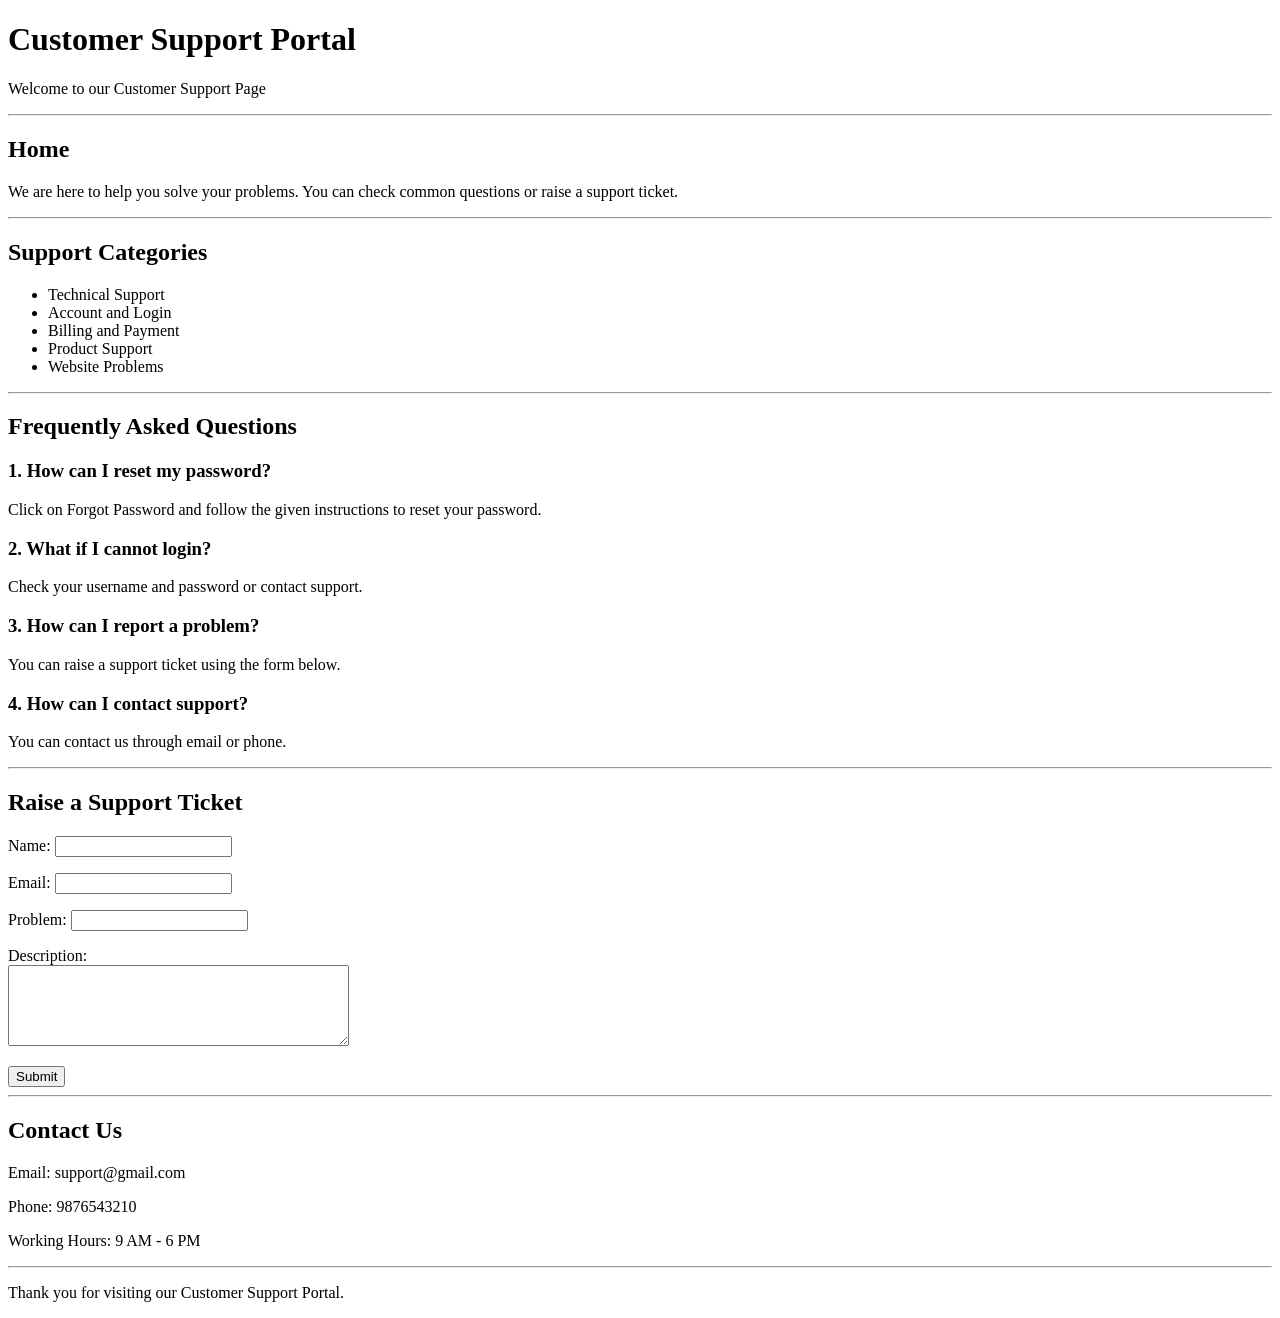
<file: index.html>
<!DOCTYPE html>
<html>

<head>
    <title>Customer Support</title>
</head>

<body>

    <h1>Customer Support Portal</h1>

    <p>Welcome to our Customer Support Page</p>

    <hr>

    <h2>Home</h2>

    <p>
        We are here to help you solve your problems.
        You can check common questions or raise a support ticket.
    </p>

    <hr>

    <h2>Support Categories</h2>

    <ul>
        <li>Technical Support</li>
        <li>Account and Login</li>
        <li>Billing and Payment</li>
        <li>Product Support</li>
        <li>Website Problems</li>
    </ul>

    <hr>

    <h2>Frequently Asked Questions</h2>

    <h3>1. How can I reset my password?</h3>
    <p>Click on Forgot Password and follow the given instructions to reset your password.</p>

    <h3>2. What if I cannot login?</h3>
    <p>Check your username and password or contact support.</p>

    <h3>3. How can I report a problem?</h3>
    <p>You can raise a support ticket using the form below.</p>

    <h3>4. How can I contact support?</h3>
    <p>You can contact us through email or phone.</p>

    <hr>

    <h2>Raise a Support Ticket</h2>

    <form>

        <p>
            Name:
            <input type="text">
        </p>

        <p>
            Email:
            <input type="text">
        </p>

        <p>
            Problem:
            <input type="text">
        </p>

        <p>
            Description:
            <br>
            <textarea rows="5" cols="40"></textarea>
        </p>

        <input type="submit" value="Submit">

    </form>

    <hr>
   <h2>Contact Us</h2>

    <p>Email: support@gmail.com</p>

    <p>Phone: 9876543210</p>

    <p>Working Hours: 9 AM - 6 PM</p>

    <hr>

    <p>Thank you for visiting our Customer Support Portal.</p>

</body>

</html>
</file>
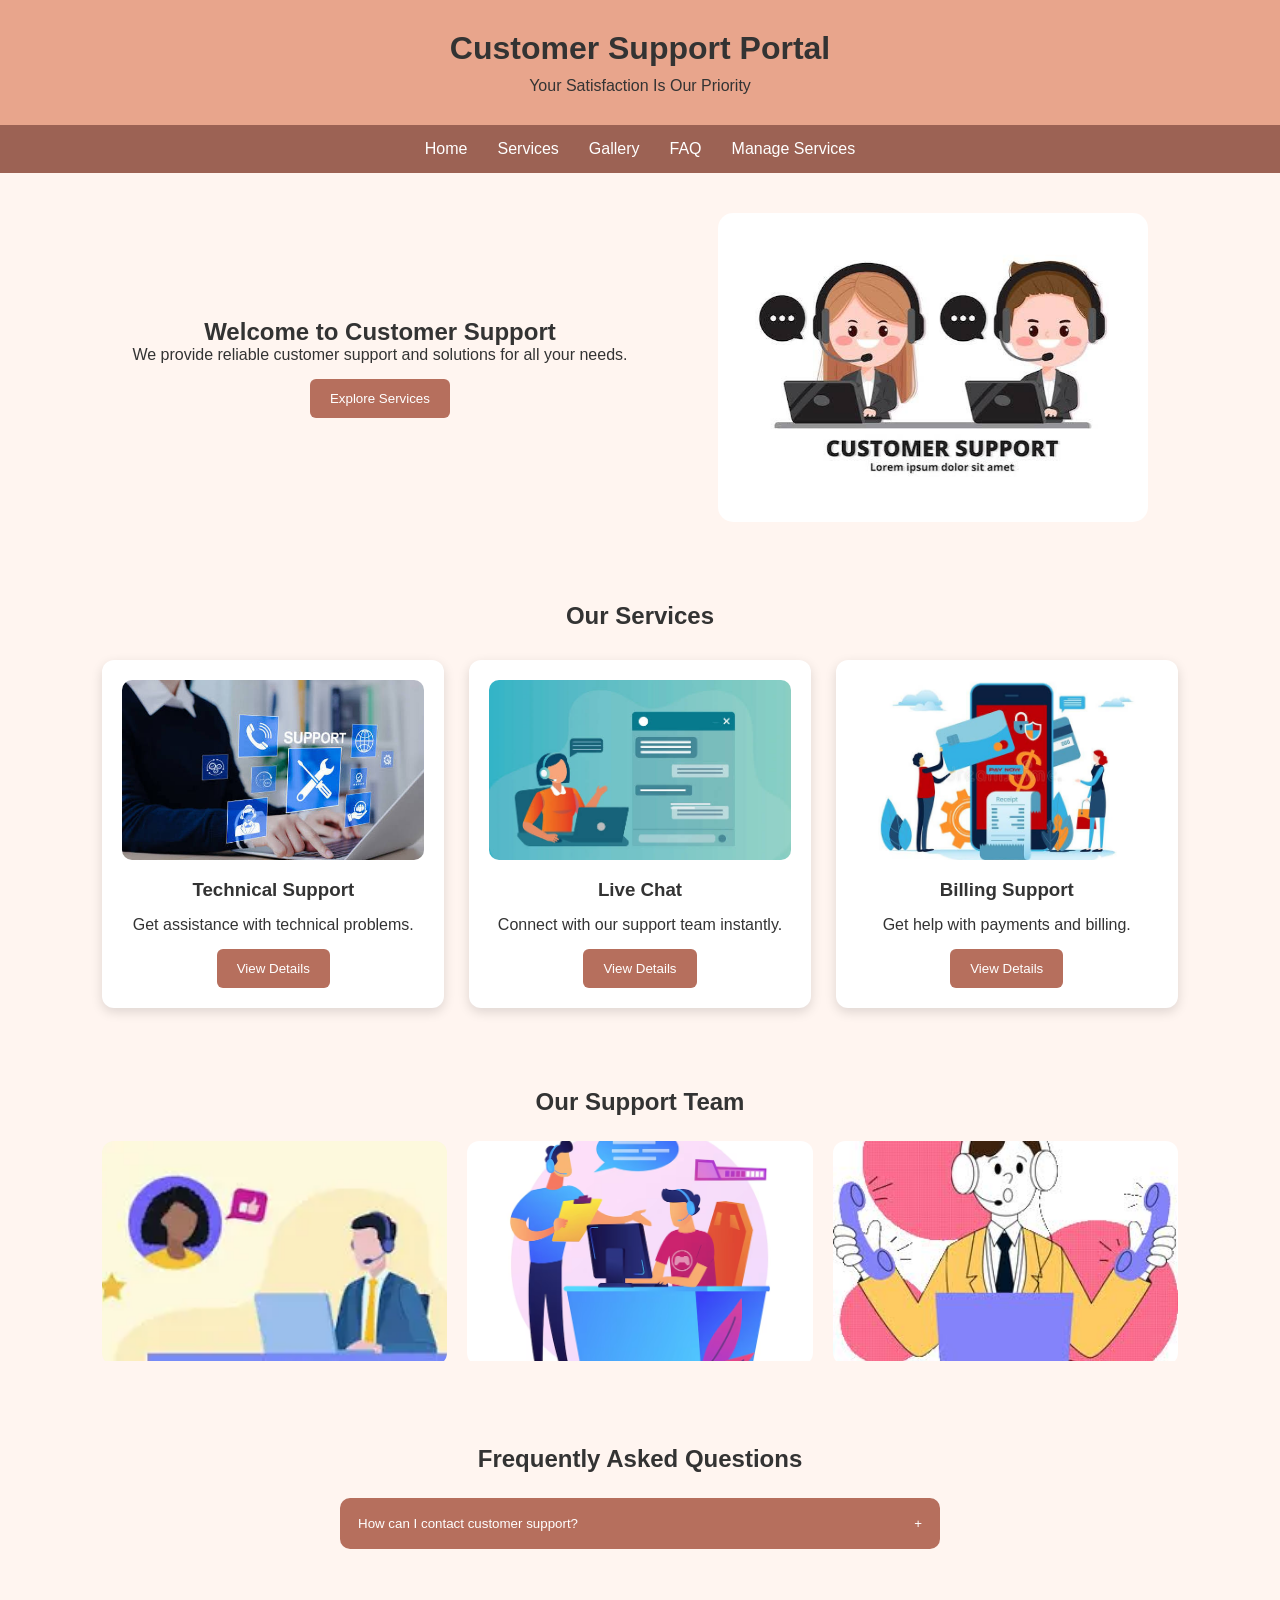
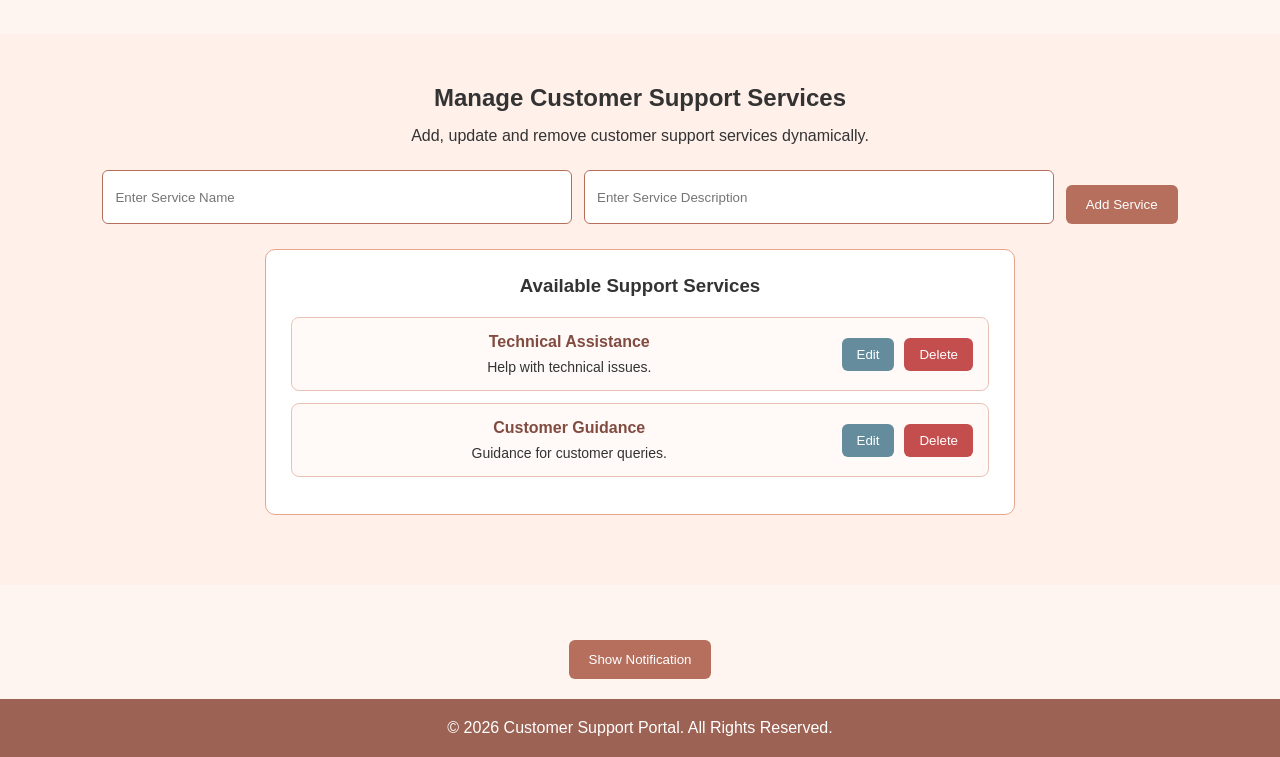
<file: practicum10.html>
<!DOCTYPE html>
<html lang="en">

<head>
    <meta charset="UTF-8">
    <meta name="viewport" content="width=device-width, initial-scale=1.0">

    <title>Customer Support Portal - Practicum 10</title>

    <!-- CSS FILE -->
    <link rel="stylesheet" href="practicum10.css">

</head>

<body>

    <!-- HEADER -->

    <header>
        <h1>Customer Support Portal</h1>
        <p>Your Satisfaction Is Our Priority</p>
    </header>


    <!-- NAVIGATION -->

    <nav>
        <a href="#home">Home</a>
        <a href="#services">Services</a>
        <a href="#gallery">Gallery</a>
        <a href="#faq">FAQ</a>
        <a href="#manage-services">Manage Services</a>
    </nav>


    <!-- HOME SECTION -->

    <section id="home" class="hero">

        <div class="hero-content">

            <h2>Welcome to Customer Support</h2>

            <p>
                We provide reliable customer support
                and solutions for all your needs.
            </p>

            <button id="welcomeBtn">Explore Services</button>

        </div>

        <img src="images/cus.jpg" alt="Customer Support">

    </section>


    <!-- SERVICES SECTION -->

    <section id="services">

        <h2>Our Services</h2>

        <div class="service-container">

            <!-- SERVICE 1 -->

            <div class="service-card">

                <img src="images/supp.jpg" alt="Technical Support">

                <h3>Technical Support</h3>

                <p>Get assistance with technical problems.</p>

                <button class="detailsBtn">View Details</button>

                <div class="details">

                    <p>
                        Our team helps resolve technical issues
                        and provides troubleshooting assistance.
                    </p>

                </div>

            </div>


            <!-- SERVICE 2 -->

            <div class="service-card">

                <img src="images/chat.jpg" alt="Live Chat">

                <h3>Live Chat</h3>

                <p>Connect with our support team instantly.</p>

                <button class="detailsBtn">View Details</button>

                <div class="details">

                    <p>
                        Chat with our representatives to receive
                        quick answers to your questions.
                    </p>

                </div>

            </div>


            <!-- SERVICE 3 -->

            <div class="service-card">

                <img src="images/bill.jpg" alt="Billing Support">

                <h3>Billing Support</h3>

                <p>Get help with payments and billing.</p>

                <button class="detailsBtn">View Details</button>

                <div class="details">

                    <p>
                        Our billing team assists with payment
                        queries and account transactions.
                    </p>

                </div>

            </div>

        </div>

    </section>


    <!-- GALLERY SECTION -->

    <section id="gallery">

        <h2>Our Support Team</h2>

        <div class="gallery">

            <div class="gallery-item">

                <img src="images/cus sup.webp" alt="Support Team">

                <span>Professional Support Team</span>

            </div>


            <div class="gallery-item">

                <img src="images/acc" alt="Account Support">

                <span>Account Assistance</span>

            </div>


            <div class="gallery-item">

                <img src="images/cus service.jpg" alt="Customer Service">

                <span>Customer Service</span>

            </div>

        </div>

    </section>


    <!-- FAQ SECTION -->

    <section id="faq">

        <h2>Frequently Asked Questions</h2>

        <div class="faq-box">

            <button id="faqBtn">

                How can I contact customer support?

                <span>+</span>

            </button>

            <div id="faqAnswer">

                <p>
                    You can contact our support team through
                    live chat or our contact form.
                </p>

            </div>

        </div>

    </section>



    <!-- ================================= -->
    <!-- PRACTICUM 10 - DOM MANIPULATION -->
    <!-- ================================= -->


    <section id="manage-services">

        <h2>Manage Customer Support Services</h2>

        <p>
            Add, update and remove customer support
            services dynamically.
        </p>


        <!-- INPUT FORM -->

        <div class="service-form">

            <input
                type="text"
                id="serviceName"
                placeholder="Enter Service Name"
            >

            <input
                type="text"
                id="serviceDescription"
                placeholder="Enter Service Description"
            >

            <button id="addServiceBtn">Add Service</button>

        </div>


        <!-- DYNAMIC SERVICE LIST -->

        <div id="dynamicServices">

            <h3>Available Support Services</h3>

            <ul id="serviceList">

                <!-- SERVICE 1 -->

                <li>

                    <div>

                        <span>Technical Assistance</span>

                        <p>Help with technical issues.</p>

                    </div>

                    <button class="editBtn">Edit</button>

                    <button class="deleteBtn">Delete</button>

                </li>


                <!-- SERVICE 2 -->

                <li>

                    <div>

                        <span>Customer Guidance</span>

                        <p>Guidance for customer queries.</p>

                    </div>

                    <button class="editBtn">Edit</button>

                    <button class="deleteBtn">Delete</button>

                </li>

            </ul>

        </div>


        <!-- STATUS MESSAGE -->

        <p id="serviceMessage"></p>

    </section>



    <!-- NOTIFICATION -->

    <div id="notification">

        Welcome! Thank you for visiting our website.

    </div>


    <!-- NOTIFICATION BUTTON -->

    <div class="notification-area">

        <button id="notifyBtn">Show Notification</button>

    </div>



    <!-- FOOTER -->

    <footer>

        <p>
            &copy; 2026 Customer Support Portal.
            All Rights Reserved.
        </p>

    </footer>



    <!-- JAVASCRIPT FILE -->

    <script src="practicum10.js"></script>


</body>

</html>
</file>
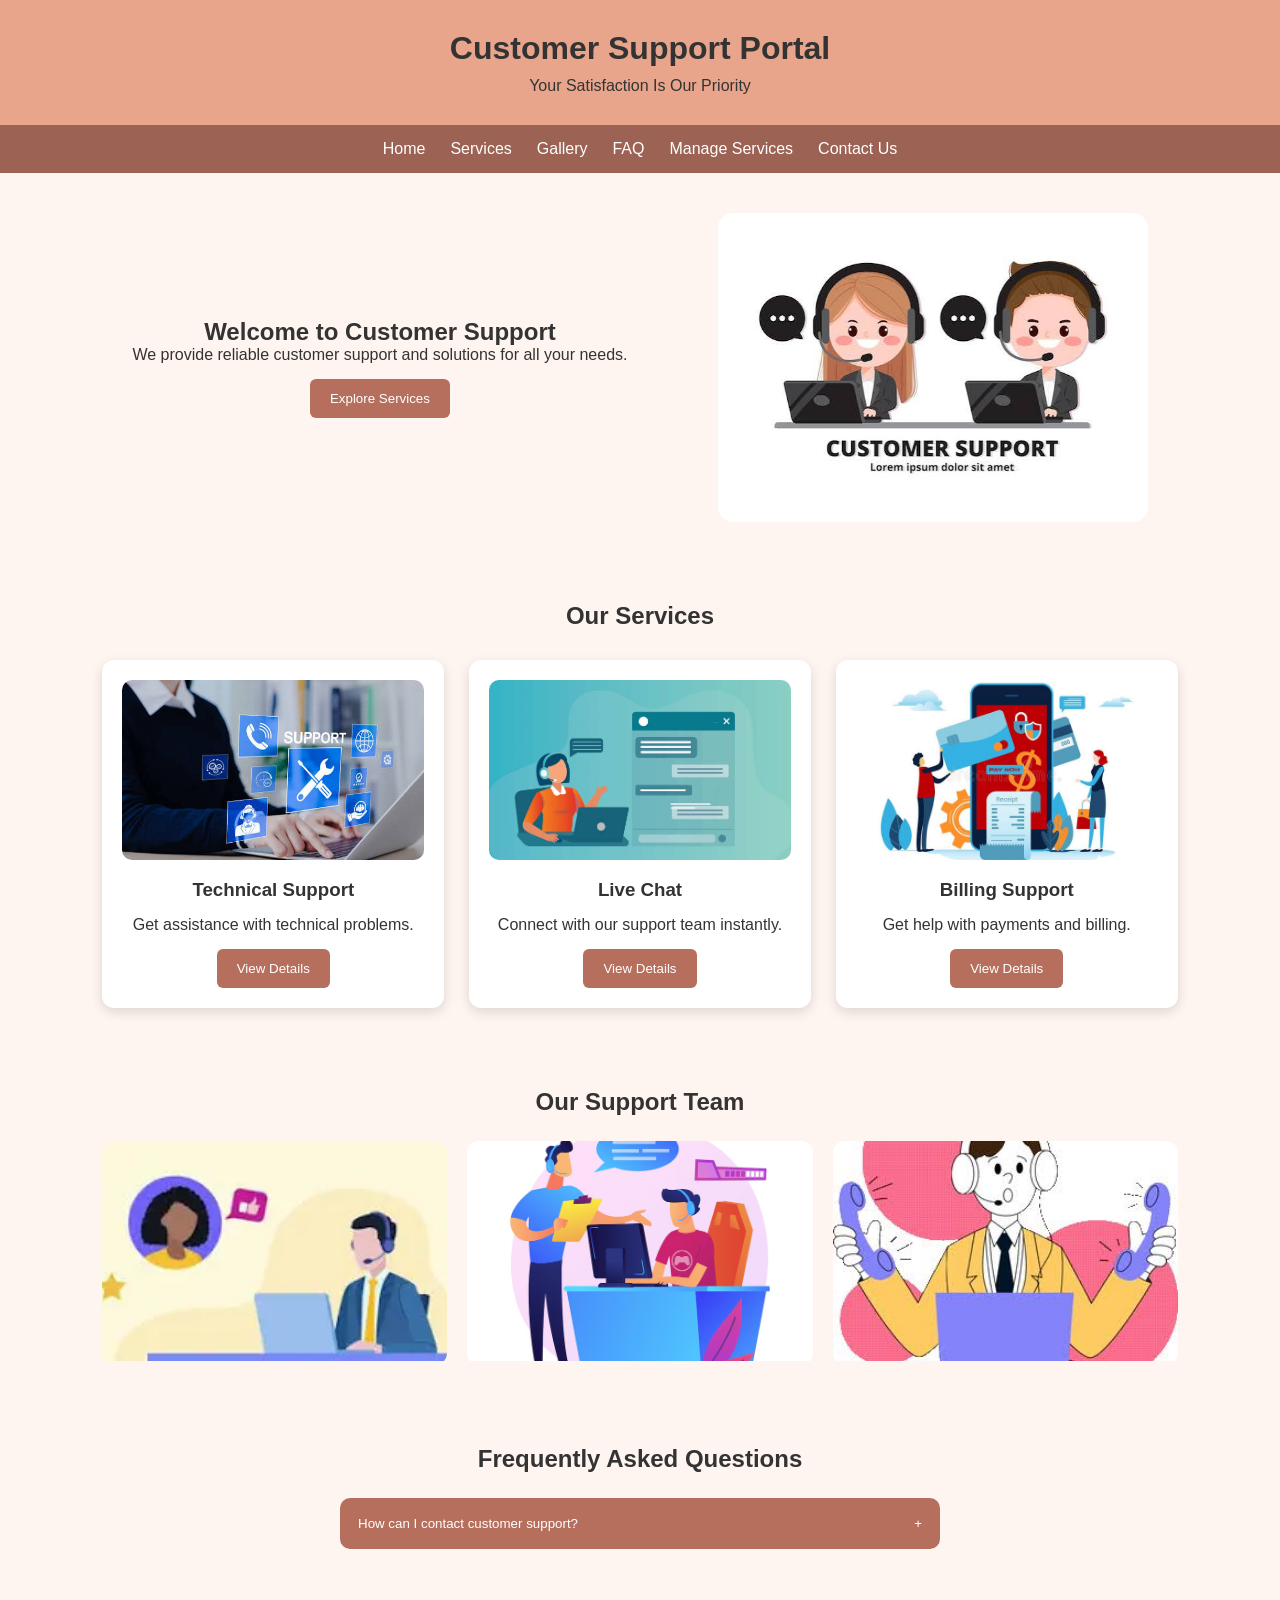
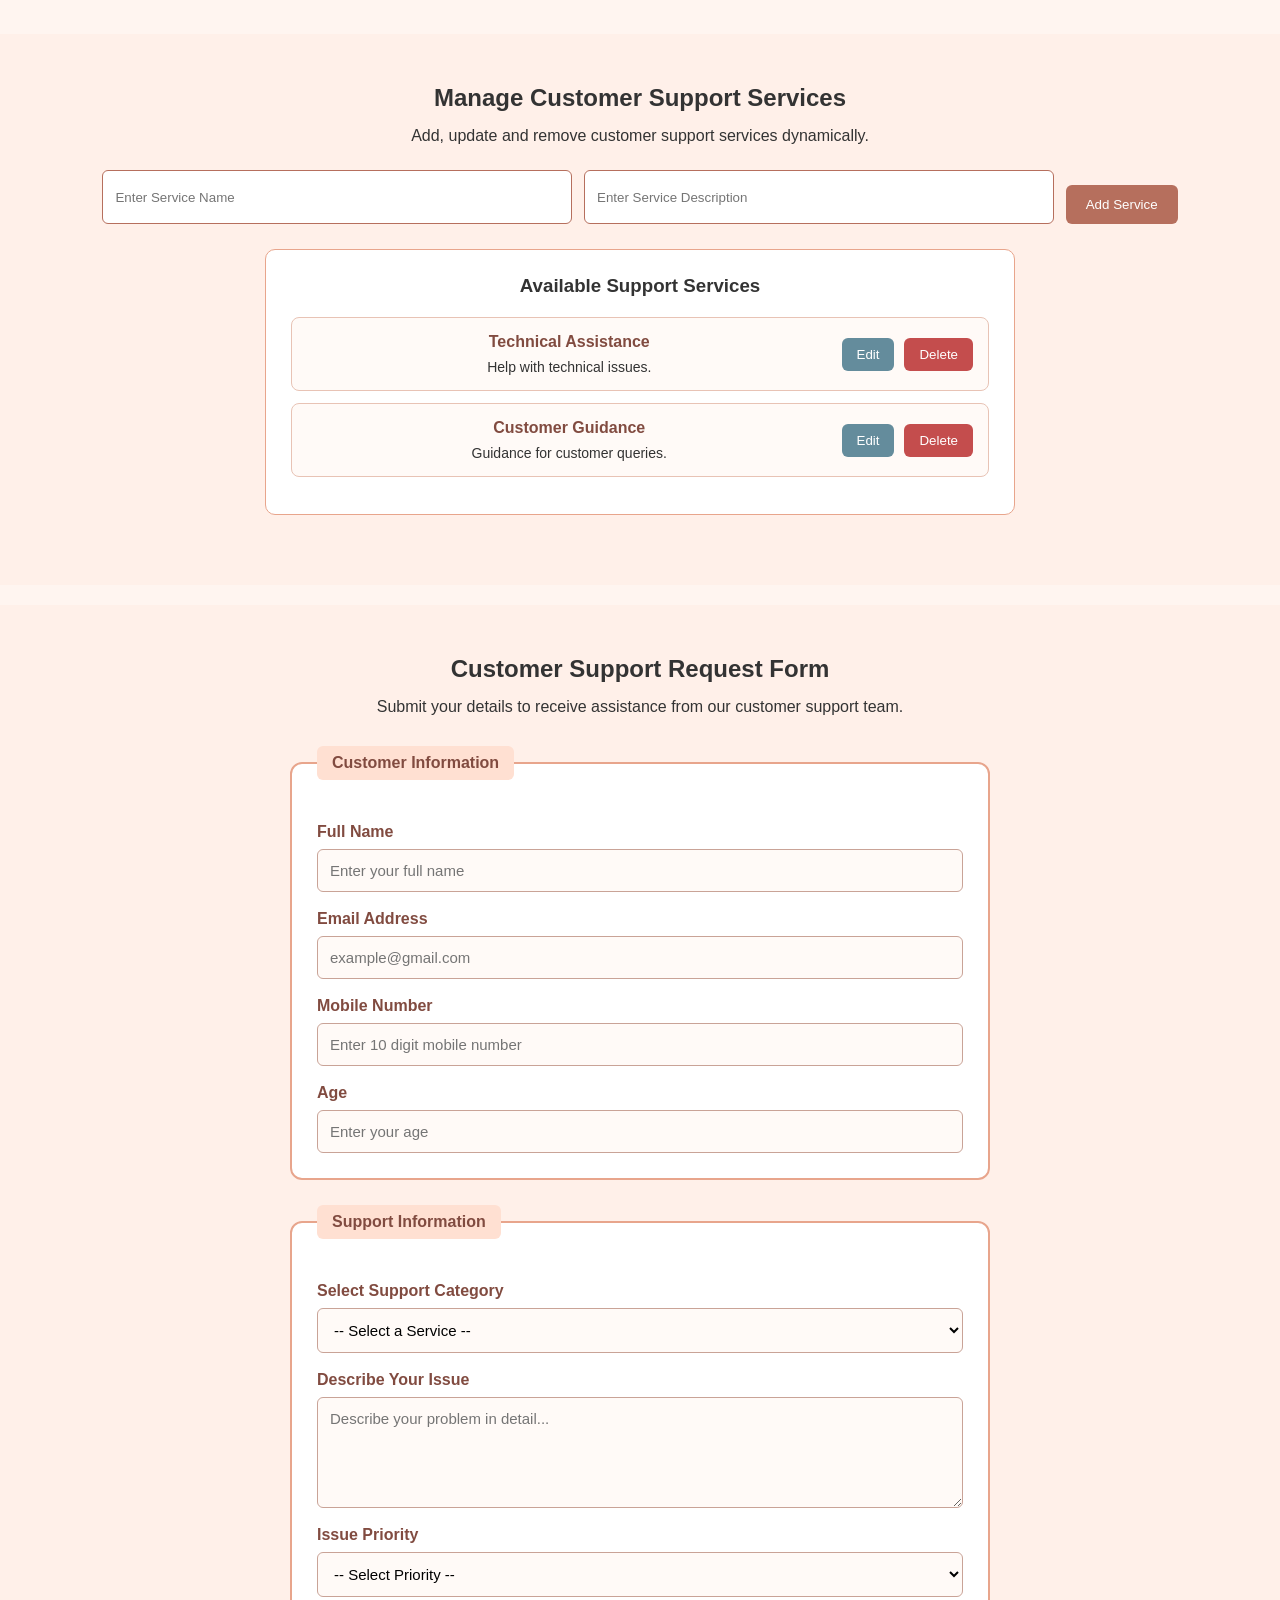
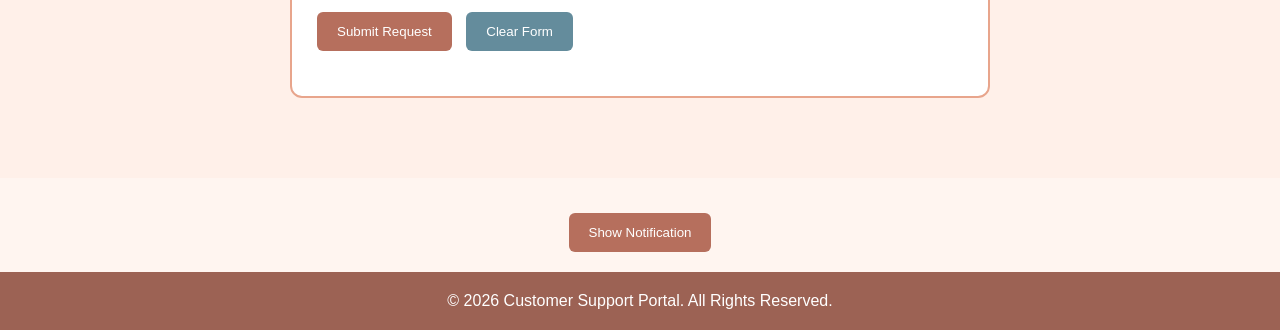
<file: practicum11.html>
<!DOCTYPE html>
<html lang="en">

<head>
    <meta charset="UTF-8">
    <meta name="viewport" content="width=device-width, initial-scale=1.0">

    <title>Customer Support Portal - Practicum 11</title>

    <link rel="stylesheet" href="practicum11.css">

</head>

<body>

    <!-- HEADER -->

    <header>
        <h1>Customer Support Portal</h1>
        <p>Your Satisfaction Is Our Priority</p>
    </header>


    <!-- NAVIGATION -->

    <nav>
        <a href="#home">Home</a>
        <a href="#services">Services</a>
        <a href="#gallery">Gallery</a>
        <a href="#faq">FAQ</a>
        <a href="#manage-services">Manage Services</a>
        <a href="#support-form">Contact Us</a>
    </nav>


    <!-- HOME SECTION -->

    <section id="home" class="hero">

        <div class="hero-content">

            <h2>Welcome to Customer Support</h2>

            <p>
                We provide reliable customer support
                and solutions for all your needs.
            </p>

            <button id="welcomeBtn">Explore Services</button>

        </div>

        <img src="images/cus.jpg" alt="Customer Support">

    </section>


    <!-- SERVICES SECTION -->

    <section id="services">

        <h2>Our Services</h2>

        <div class="service-container">

            <div class="service-card">

                <img src="images/supp.jpg" alt="Technical Support">

                <h3>Technical Support</h3>

                <p>Get assistance with technical problems.</p>

                <button class="detailsBtn">View Details</button>

                <div class="details">
                    <p>
                        Our team helps resolve technical issues
                        and provides troubleshooting assistance.
                    </p>
                </div>

            </div>


            <div class="service-card">

                <img src="images/chat.jpg" alt="Live Chat">

                <h3>Live Chat</h3>

                <p>Connect with our support team instantly.</p>

                <button class="detailsBtn">View Details</button>

                <div class="details">
                    <p>
                        Chat with our representatives to receive
                        quick answers to your questions.
                    </p>
                </div>

            </div>


            <div class="service-card">

                <img src="images/bill.jpg" alt="Billing Support">

                <h3>Billing Support</h3>

                <p>Get help with payments and billing.</p>

                <button class="detailsBtn">View Details</button>

                <div class="details">
                    <p>
                        Our billing team assists with payment
                        queries and account transactions.
                    </p>
                </div>

            </div>

        </div>

    </section>


    <!-- GALLERY SECTION -->

    <section id="gallery">

        <h2>Our Support Team</h2>

        <div class="gallery">

            <div class="gallery-item">
                <img src="images/cus sup.webp" alt="Support Team">
                <span>Professional Support Team</span>
            </div>

            <div class="gallery-item">
                <img src="images/acc" alt="Account Support">
                <span>Account Assistance</span>
            </div>

            <div class="gallery-item">
                <img src="images/cus service.jpg" alt="Customer Service">
                <span>Customer Service</span>
            </div>

        </div>

    </section>


    <!-- FAQ SECTION -->

    <section id="faq">

        <h2>Frequently Asked Questions</h2>

        <div class="faq-box">

            <button id="faqBtn">
                How can I contact customer support?
                <span>+</span>
            </button>

            <div id="faqAnswer">
                <p>
                    You can contact our support team through
                    live chat or our contact form.
                </p>
            </div>

        </div>

    </section>


    <!-- ================================= -->
    <!-- PRACTICUM 10 - DOM MANIPULATION -->
    <!-- ================================= -->

    <section id="manage-services">

        <h2>Manage Customer Support Services</h2>

        <p>
            Add, update and remove customer support
            services dynamically.
        </p>

        <!-- INPUT FORM -->

        <div class="service-form">

            <input type="text" id="serviceName"
                   placeholder="Enter Service Name">

            <input type="text" id="serviceDescription"
                   placeholder="Enter Service Description">

            <button id="addServiceBtn">Add Service</button>

        </div>


        <!-- SERVICE LIST -->

        <div id="dynamicServices">

            <h3>Available Support Services</h3>

            <ul id="serviceList">

                <li>

                    <div>
                        <span>Technical Assistance</span>
                        <p>Help with technical issues.</p>
                    </div>

                    <button class="editBtn">Edit</button>
                    <button class="deleteBtn">Delete</button>

                </li>


                <li>

                    <div>
                        <span>Customer Guidance</span>
                        <p>Guidance for customer queries.</p>
                    </div>

                    <button class="editBtn">Edit</button>
                    <button class="deleteBtn">Delete</button>

                </li>

            </ul>

        </div>

        <p id="serviceMessage"></p>

    </section>


    <!-- ================================= -->
    <!-- PRACTICUM 11 - FORM VALIDATION -->
    <!-- ================================= -->

    <section id="support-form">

        <h2>Customer Support Request Form</h2>

        <p>
            Submit your details to receive assistance
            from our customer support team.
        </p>


        <form id="supportRequestForm">

            <fieldset>

                <legend>Customer Information</legend>


                <!-- CUSTOMER NAME -->

                <label for="customerName">Full Name</label>

                <input
                    type="text"
                    id="customerName"
                    name="customerName"
                    placeholder="Enter your full name"
                    minlength="3"
                    maxlength="30"
                    pattern="[A-Za-z ]{3,30}"
                    required
                >


                <!-- EMAIL -->

                <label for="email">Email Address</label>

                <input
                    type="email"
                    id="email"
                    name="email"
                    placeholder="example@gmail.com"
                    required
                >


                <!-- PHONE NUMBER -->

                <label for="phone">Mobile Number</label>

                <input
                    type="tel"
                    id="phone"
                    name="phone"
                    placeholder="Enter 10 digit mobile number"
                    pattern="[6-9][0-9]{9}"
                    minlength="10"
                    maxlength="10"
                    required
                >


                <!-- AGE -->

                <label for="age">Age</label>

                <input
                    type="number"
                    id="age"
                    name="age"
                    min="18"
                    max="100"
                    placeholder="Enter your age"
                    required
                >

            </fieldset>


            <fieldset>

                <legend>Support Information</legend>


                <!-- SERVICE SELECTION -->

                <label for="supportType">Select Support Category</label>

                <select id="supportType" name="supportType" required>

                    <option value="">-- Select a Service --</option>

                    <option value="Technical Support">
                        Technical Support
                    </option>

                    <option value="Billing Support">
                        Billing Support
                    </option>

                    <option value="Account Support">
                        Account Support
                    </option>

                    <option value="Live Chat">
                        Live Chat
                    </option>

                </select>


                <!-- ISSUE DESCRIPTION -->

                <label for="issue">Describe Your Issue</label>

                <textarea
                    id="issue"
                    name="issue"
                    rows="5"
                    minlength="10"
                    maxlength="300"
                    placeholder="Describe your problem in detail..."
                    required
                ></textarea>


                <!-- PRIORITY -->

                <label for="priority">Issue Priority</label>

                <select id="priority" name="priority" required>

                    <option value="">-- Select Priority --</option>

                    <option value="Low">Low</option>

                    <option value="Medium">Medium</option>

                    <option value="High">High</option>

                </select>


                <!-- SUBMIT BUTTON -->

                <button type="submit">Submit Request</button>

                <button type="reset">Clear Form</button>


                <!-- SUCCESS MESSAGE -->

                <p id="formMessage"></p>

            </fieldset>

        </form>

    </section>


    <!-- NOTIFICATION -->

    <div id="notification">
        Welcome! Thank you for visiting our website.
    </div>


    <div class="notification-area">
        <button id="notifyBtn">Show Notification</button>
    </div>


    <!-- FOOTER -->

    <footer>

        <p>
            &copy; 2026 Customer Support Portal.
            All Rights Reserved.
        </p>

    </footer>


    <!-- JAVASCRIPT FILE -->

    <script src="practicum11.js"></script>

</body>

</html>
</file>
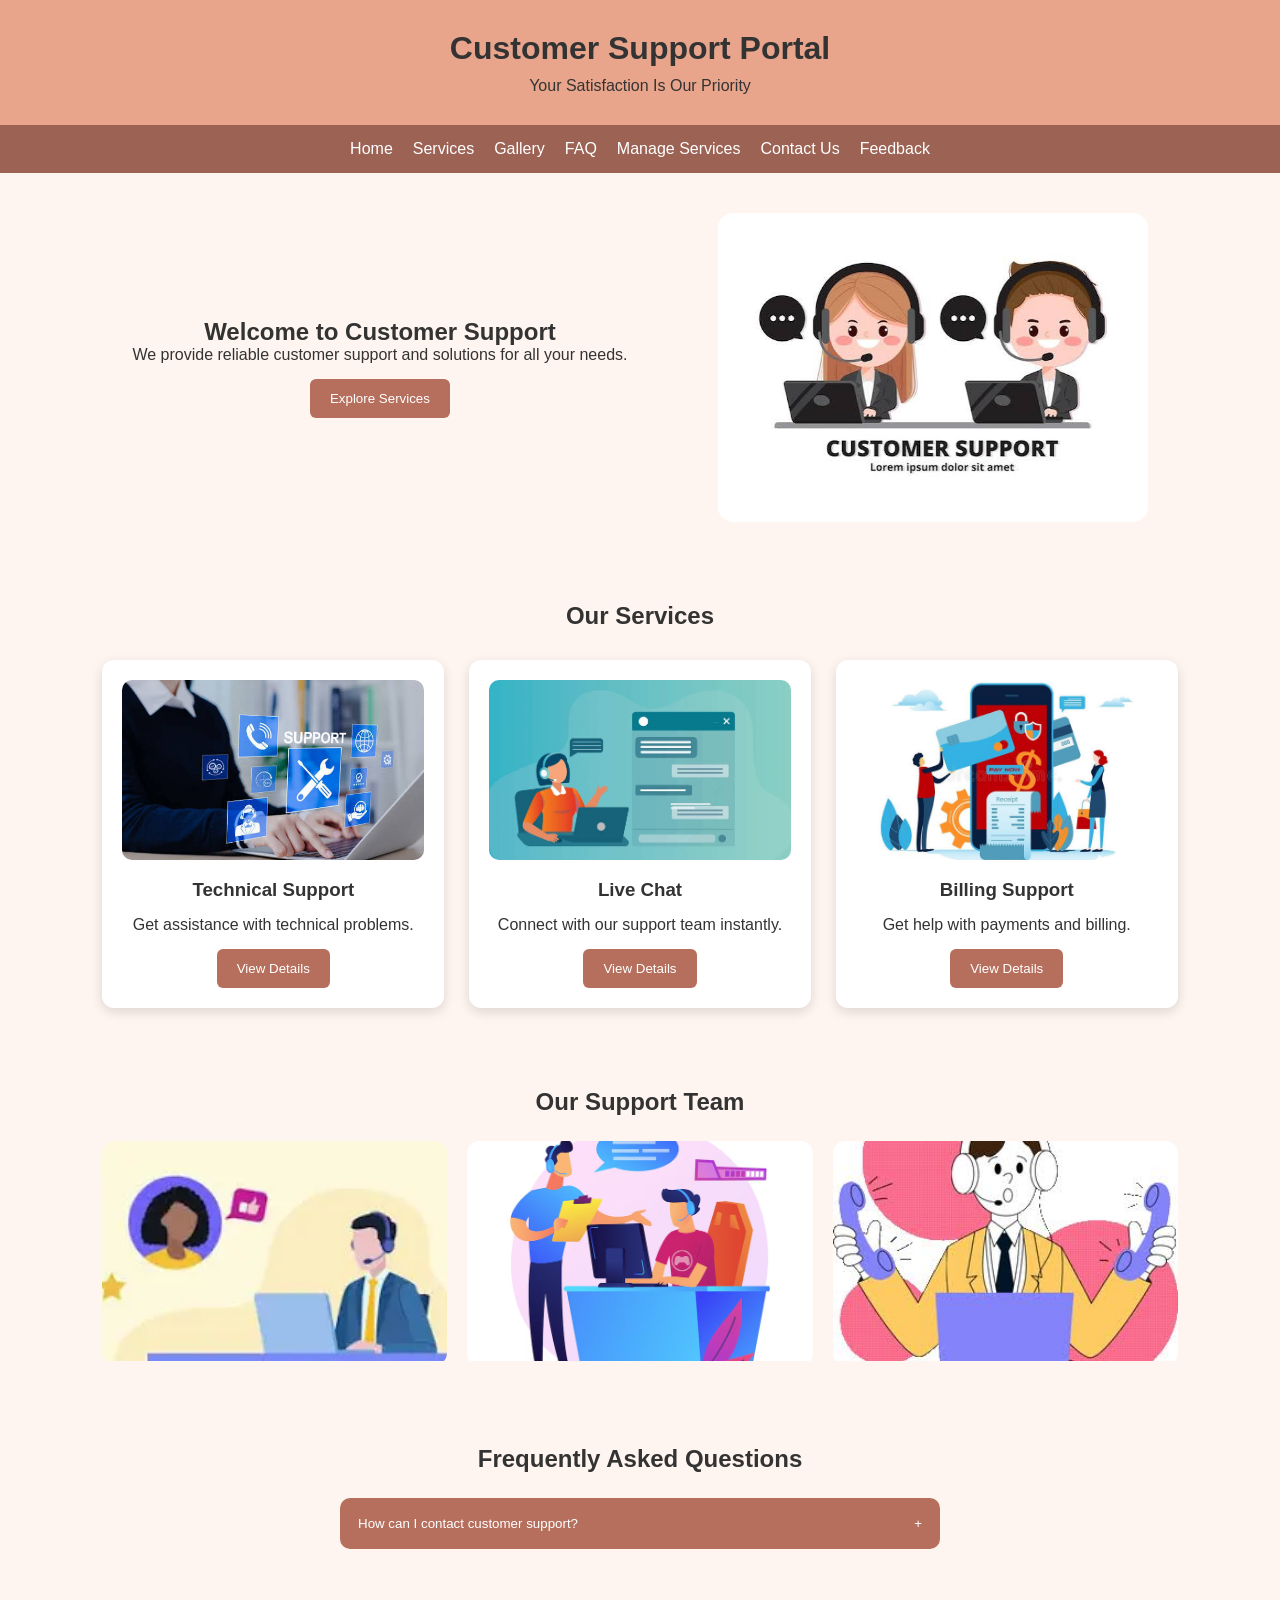
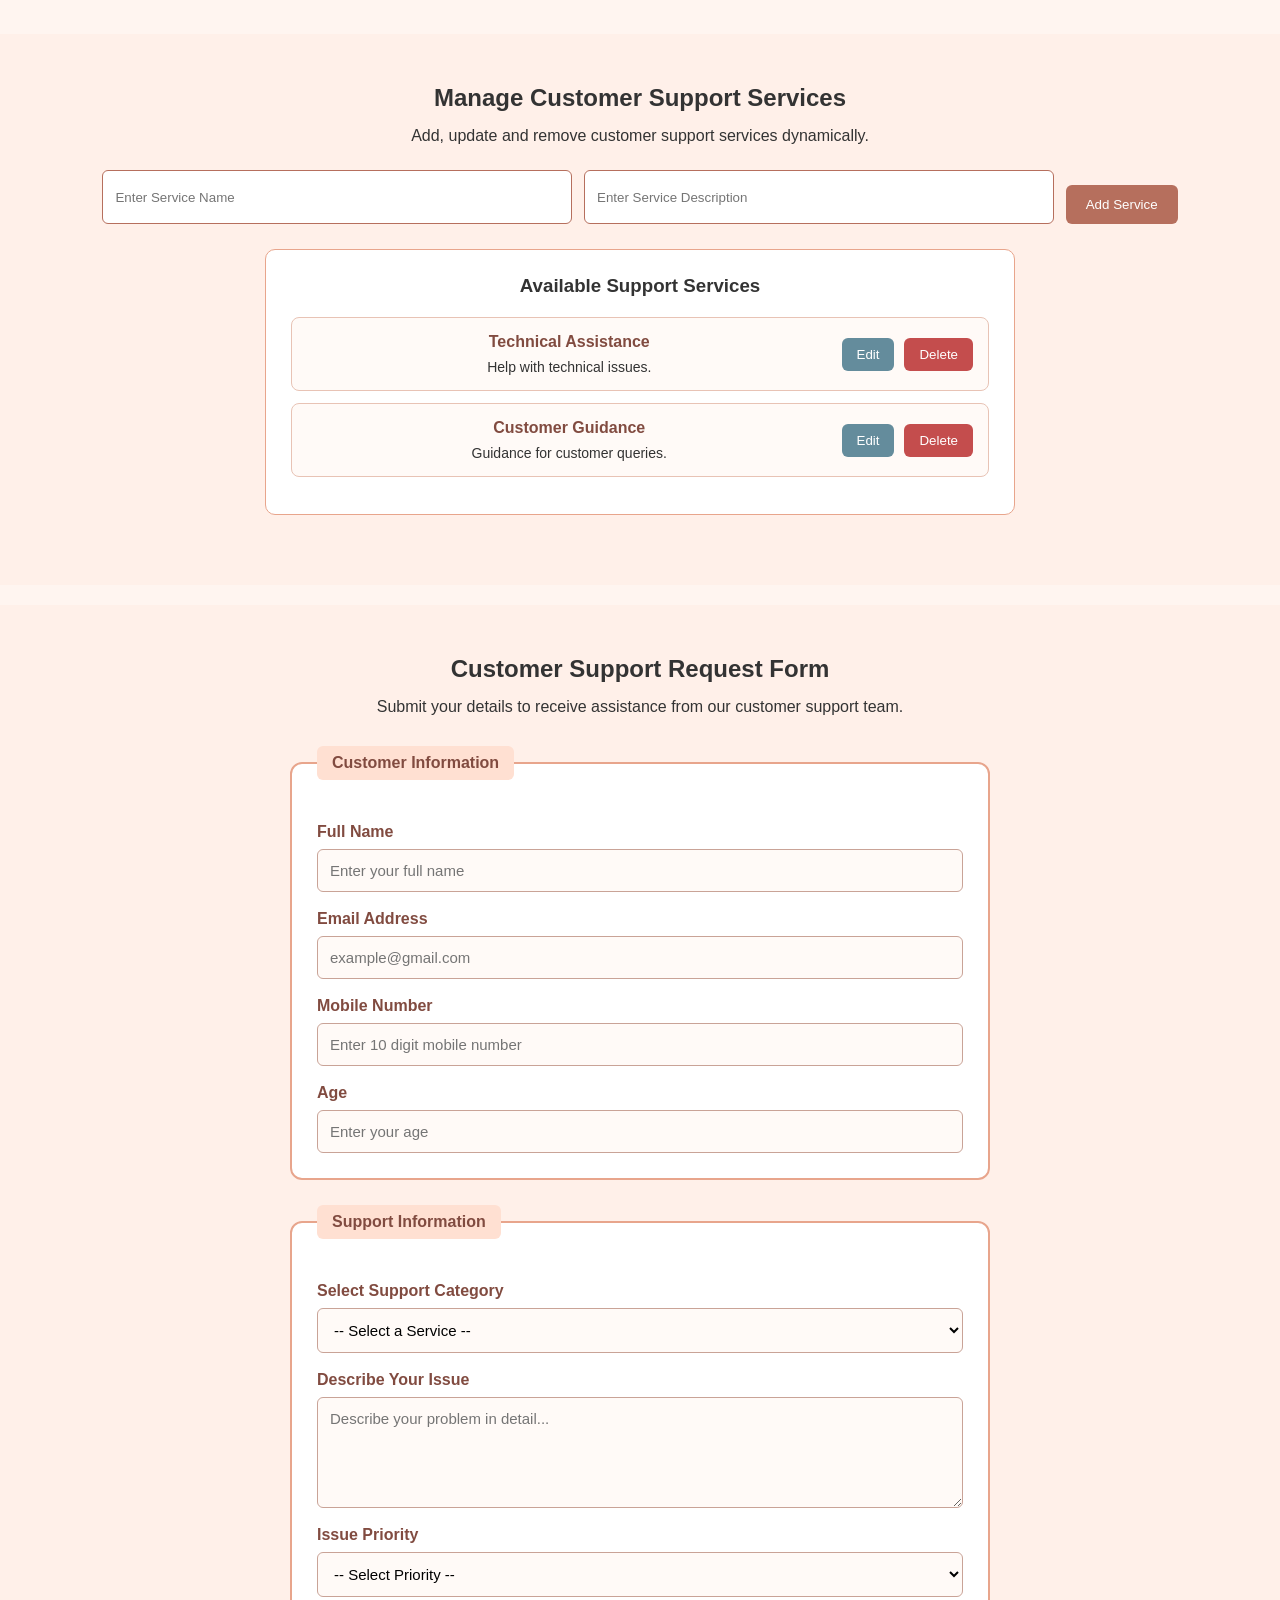
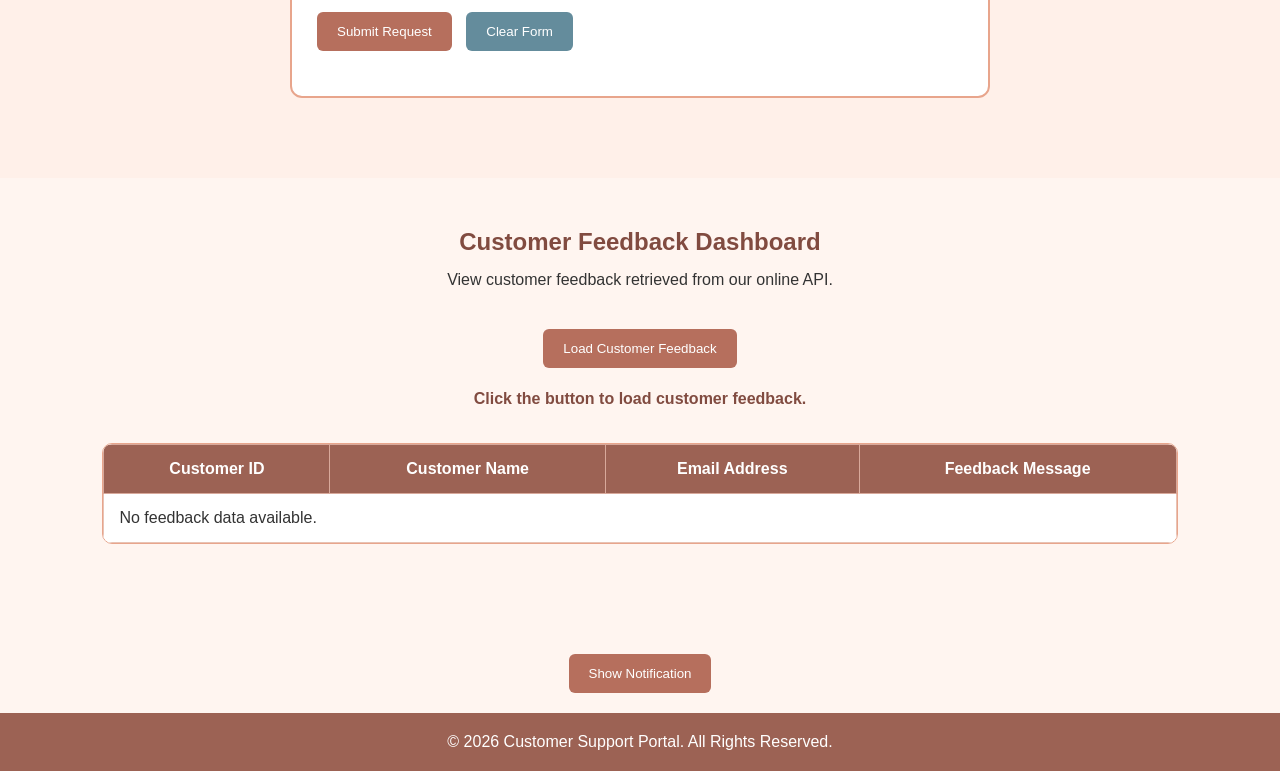
<file: practicum12.html>
<!DOCTYPE html>
<html lang="en">

<head>
    <meta charset="UTF-8">
    <meta name="viewport" content="width=device-width, initial-scale=1.0">

    <title>Customer Support Portal - Practicum 12</title>

    <link rel="stylesheet" href="practicum12.css">

</head>

<body>

    <!-- HEADER -->

    <header>
        <h1>Customer Support Portal</h1>
        <p>Your Satisfaction Is Our Priority</p>
    </header>


    <!-- NAVIGATION -->

    <nav>
        <a href="#home">Home</a>
        <a href="#services">Services</a>
        <a href="#gallery">Gallery</a>
        <a href="#faq">FAQ</a>
        <a href="#manage-services">Manage Services</a>
        <a href="#support-form">Contact Us</a>
        <a href="#api-section">Feedback</a>
    </nav>


    <!-- HOME SECTION -->

    <section id="home" class="hero">

        <div class="hero-content">

            <h2>Welcome to Customer Support</h2>

            <p>
                We provide reliable customer support
                and solutions for all your needs.
            </p>

            <button id="welcomeBtn">Explore Services</button>

        </div>

        <img src="images/cus.jpg" alt="Customer Support">

    </section>


    <!-- SERVICES SECTION -->

    <section id="services">

        <h2>Our Services</h2>

        <div class="service-container">

            <div class="service-card">

                <img src="images/supp.jpg" alt="Technical Support">

                <h3>Technical Support</h3>

                <p>Get assistance with technical problems.</p>

                <button class="detailsBtn">View Details</button>

                <div class="details">
                    <p>
                        Our team helps resolve technical issues
                        and provides troubleshooting assistance.
                    </p>
                </div>

            </div>


            <div class="service-card">

                <img src="images/chat.jpg" alt="Live Chat">

                <h3>Live Chat</h3>

                <p>Connect with our support team instantly.</p>

                <button class="detailsBtn">View Details</button>

                <div class="details">
                    <p>
                        Chat with our representatives to receive
                        quick answers to your questions.
                    </p>
                </div>

            </div>


            <div class="service-card">

                <img src="images/bill.jpg" alt="Billing Support">

                <h3>Billing Support</h3>

                <p>Get help with payments and billing.</p>

                <button class="detailsBtn">View Details</button>

                <div class="details">
                    <p>
                        Our billing team assists with payment
                        queries and account transactions.
                    </p>
                </div>

            </div>

        </div>

    </section>


    <!-- GALLERY SECTION -->

    <section id="gallery">

        <h2>Our Support Team</h2>

        <div class="gallery">

            <div class="gallery-item">
                <img src="images/cus sup.webp" alt="Support Team">
                <span>Professional Support Team</span>
            </div>

            <div class="gallery-item">
                <img src="images/acc" alt="Account Support">
                <span>Account Assistance</span>
            </div>

            <div class="gallery-item">
                <img src="images/cus service.jpg" alt="Customer Service">
                <span>Customer Service</span>
            </div>

        </div>

    </section>


    <!-- FAQ SECTION -->

    <section id="faq">

        <h2>Frequently Asked Questions</h2>

        <div class="faq-box">

            <button id="faqBtn">

                How can I contact customer support?

                <span>+</span>

            </button>

            <div id="faqAnswer">

                <p>
                    You can contact our support team through
                    live chat or our contact form.
                </p>

            </div>

        </div>

    </section>


    <!-- ================================= -->
    <!-- PRACTICUM 10 - DOM MANIPULATION -->
    <!-- ================================= -->

    <section id="manage-services">

        <h2>Manage Customer Support Services</h2>

        <p>
            Add, update and remove customer support
            services dynamically.
        </p>


        <div class="service-form">

            <input
                type="text"
                id="serviceName"
                placeholder="Enter Service Name"
            >

            <input
                type="text"
                id="serviceDescription"
                placeholder="Enter Service Description"
            >

            <button id="addServiceBtn">Add Service</button>

        </div>


        <div id="dynamicServices">

            <h3>Available Support Services</h3>

            <ul id="serviceList">

                <li>

                    <div>
                        <span>Technical Assistance</span>
                        <p>Help with technical issues.</p>
                    </div>

                    <button class="editBtn">Edit</button>

                    <button class="deleteBtn">Delete</button>

                </li>


                <li>

                    <div>
                        <span>Customer Guidance</span>
                        <p>Guidance for customer queries.</p>
                    </div>

                    <button class="editBtn">Edit</button>

                    <button class="deleteBtn">Delete</button>

                </li>

            </ul>

        </div>

        <p id="serviceMessage"></p>

    </section>


    <!-- ================================= -->
    <!-- PRACTICUM 11 - FORM VALIDATION -->
    <!-- ================================= -->

    <section id="support-form">

        <h2>Customer Support Request Form</h2>

        <p>
            Submit your details to receive assistance
            from our customer support team.
        </p>


        <form id="supportRequestForm">

            <fieldset>

                <legend>Customer Information</legend>


                <label for="customerName">Full Name</label>

                <input
                    type="text"
                    id="customerName"
                    name="customerName"
                    placeholder="Enter your full name"
                    minlength="3"
                    maxlength="30"
                    pattern="[A-Za-z ]{3,30}"
                    required
                >


                <label for="email">Email Address</label>

                <input
                    type="email"
                    id="email"
                    name="email"
                    placeholder="example@gmail.com"
                    required
                >


                <label for="phone">Mobile Number</label>

                <input
                    type="tel"
                    id="phone"
                    name="phone"
                    placeholder="Enter 10 digit mobile number"
                    pattern="[6-9][0-9]{9}"
                    minlength="10"
                    maxlength="10"
                    required
                >


                <label for="age">Age</label>

                <input
                    type="number"
                    id="age"
                    name="age"
                    min="18"
                    max="100"
                    placeholder="Enter your age"
                    required
                >

            </fieldset>


            <fieldset>

                <legend>Support Information</legend>


                <label for="supportType">Select Support Category</label>

                <select id="supportType" name="supportType" required>

                    <option value="">-- Select a Service --</option>

                    <option value="Technical Support">Technical Support</option>

                    <option value="Billing Support">Billing Support</option>

                    <option value="Account Support">Account Support</option>

                    <option value="Live Chat">Live Chat</option>

                </select>


                <label for="issue">Describe Your Issue</label>

                <textarea
                    id="issue"
                    name="issue"
                    rows="5"
                    minlength="10"
                    maxlength="300"
                    placeholder="Describe your problem in detail..."
                    required
                ></textarea>


                <label for="priority">Issue Priority</label>

                <select id="priority" name="priority" required>

                    <option value="">-- Select Priority --</option>

                    <option value="Low">Low</option>

                    <option value="Medium">Medium</option>

                    <option value="High">High</option>

                </select>


                <button type="submit">Submit Request</button>

                <button type="reset">Clear Form</button>

                <p id="formMessage"></p>

            </fieldset>

        </form>

    </section>


    <!-- ================================= -->
    <!-- PRACTICUM 12 - API INTEGRATION -->
    <!-- ================================= -->

    <section id="api-section">

        <h2>Customer Feedback Dashboard</h2>

        <p>
            View customer feedback retrieved from
            our online API.
        </p>


        <!-- API CONTROL -->

        <div class="api-controls">

            <button id="fetchBtn">
                Load Customer Feedback
            </button>

            <p id="loadingMessage">
                Click the button to load customer feedback.
            </p>

        </div>


        <!-- API DATA TABLE -->

        <div class="table-container">

            <table id="feedbackTable">

                <thead>

                    <tr>

                        <th>Customer ID</th>

                        <th>Customer Name</th>

                        <th>Email Address</th>

                        <th>Feedback Message</th>

                    </tr>

                </thead>


                <tbody id="feedbackBody">

                    <tr>

                        <td colspan="4">
                            No feedback data available.
                        </td>

                    </tr>

                </tbody>

            </table>

        </div>


        <!-- API STATUS -->

        <p id="apiStatus"></p>

    </section>


    <!-- NOTIFICATION -->

    <div id="notification">

        Welcome! Thank you for visiting our website.

    </div>


    <div class="notification-area">

        <button id="notifyBtn">Show Notification</button>

    </div>


    <!-- FOOTER -->

    <footer>

        <p>
            &copy; 2026 Customer Support Portal.
            All Rights Reserved.
        </p>

    </footer>


    <!-- JAVASCRIPT FILE -->

    <script src="practicum12.js"></script>

</body>

</html>
</file>
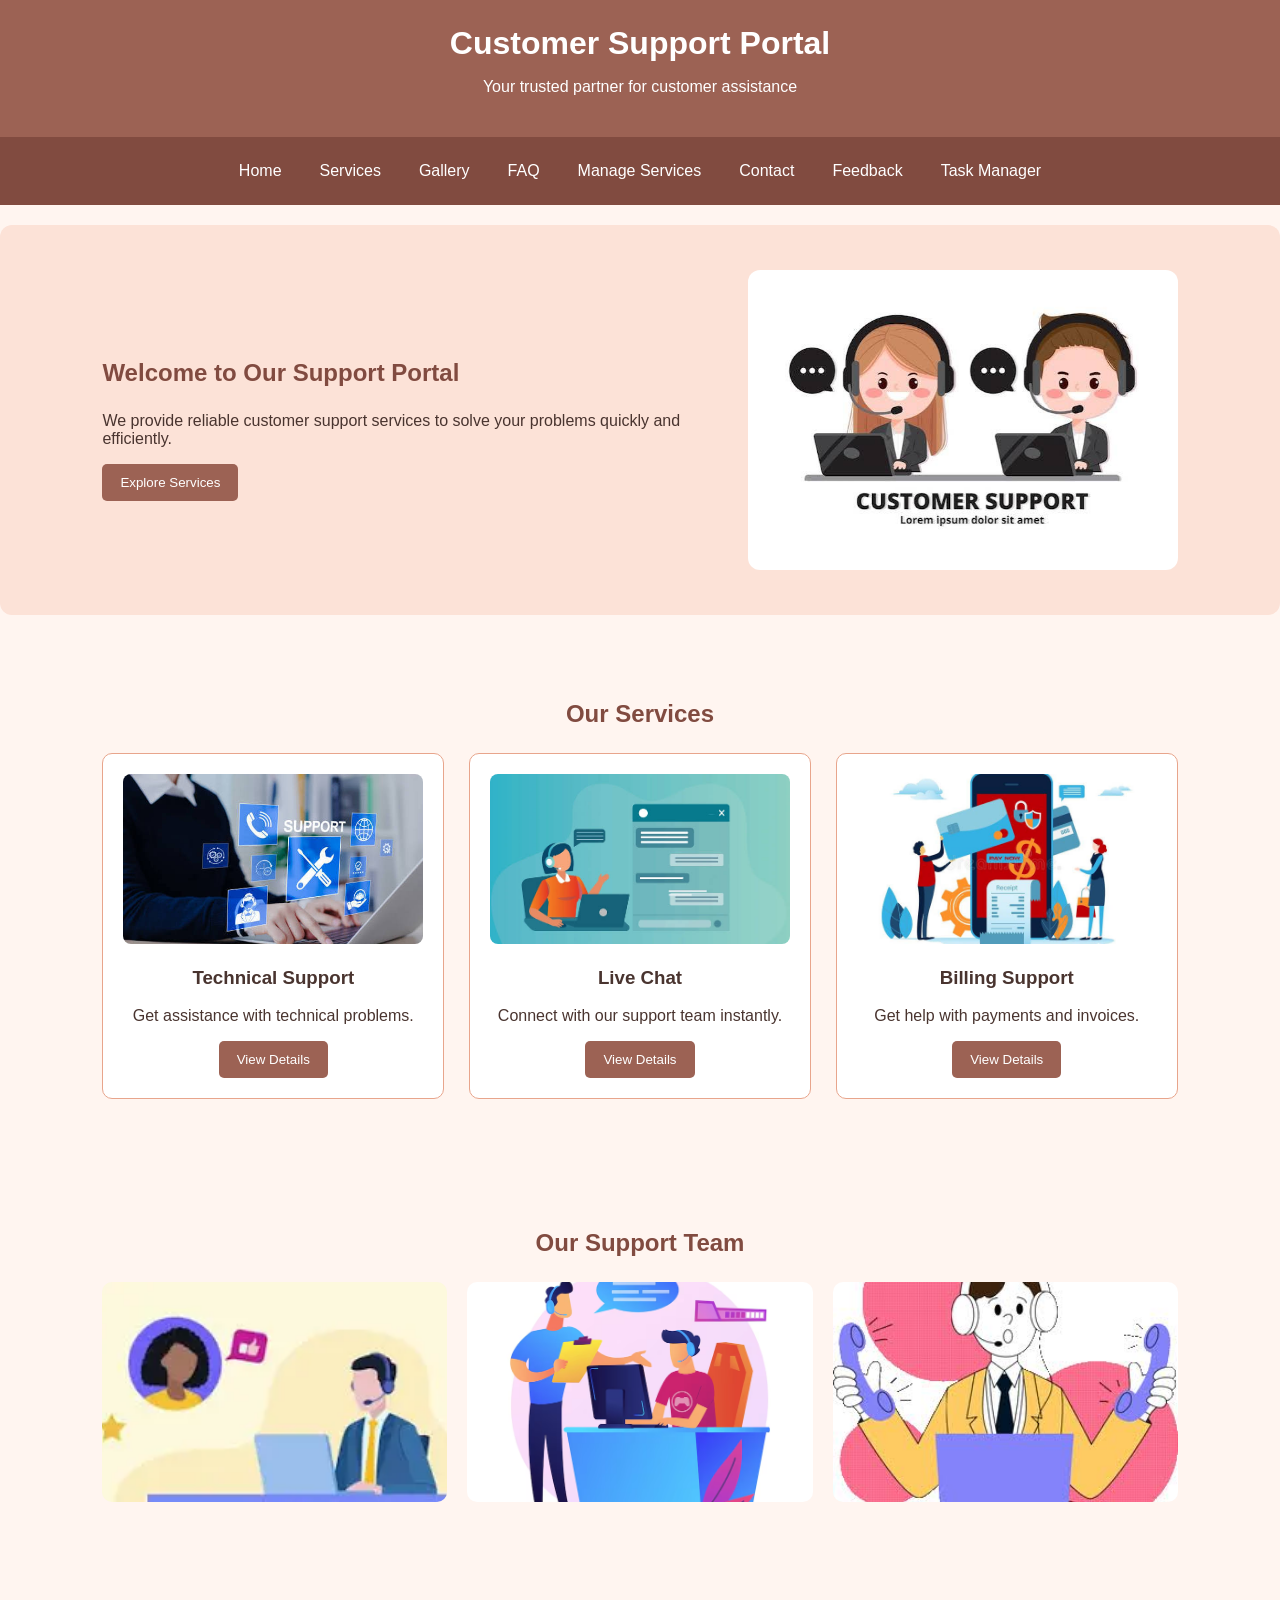
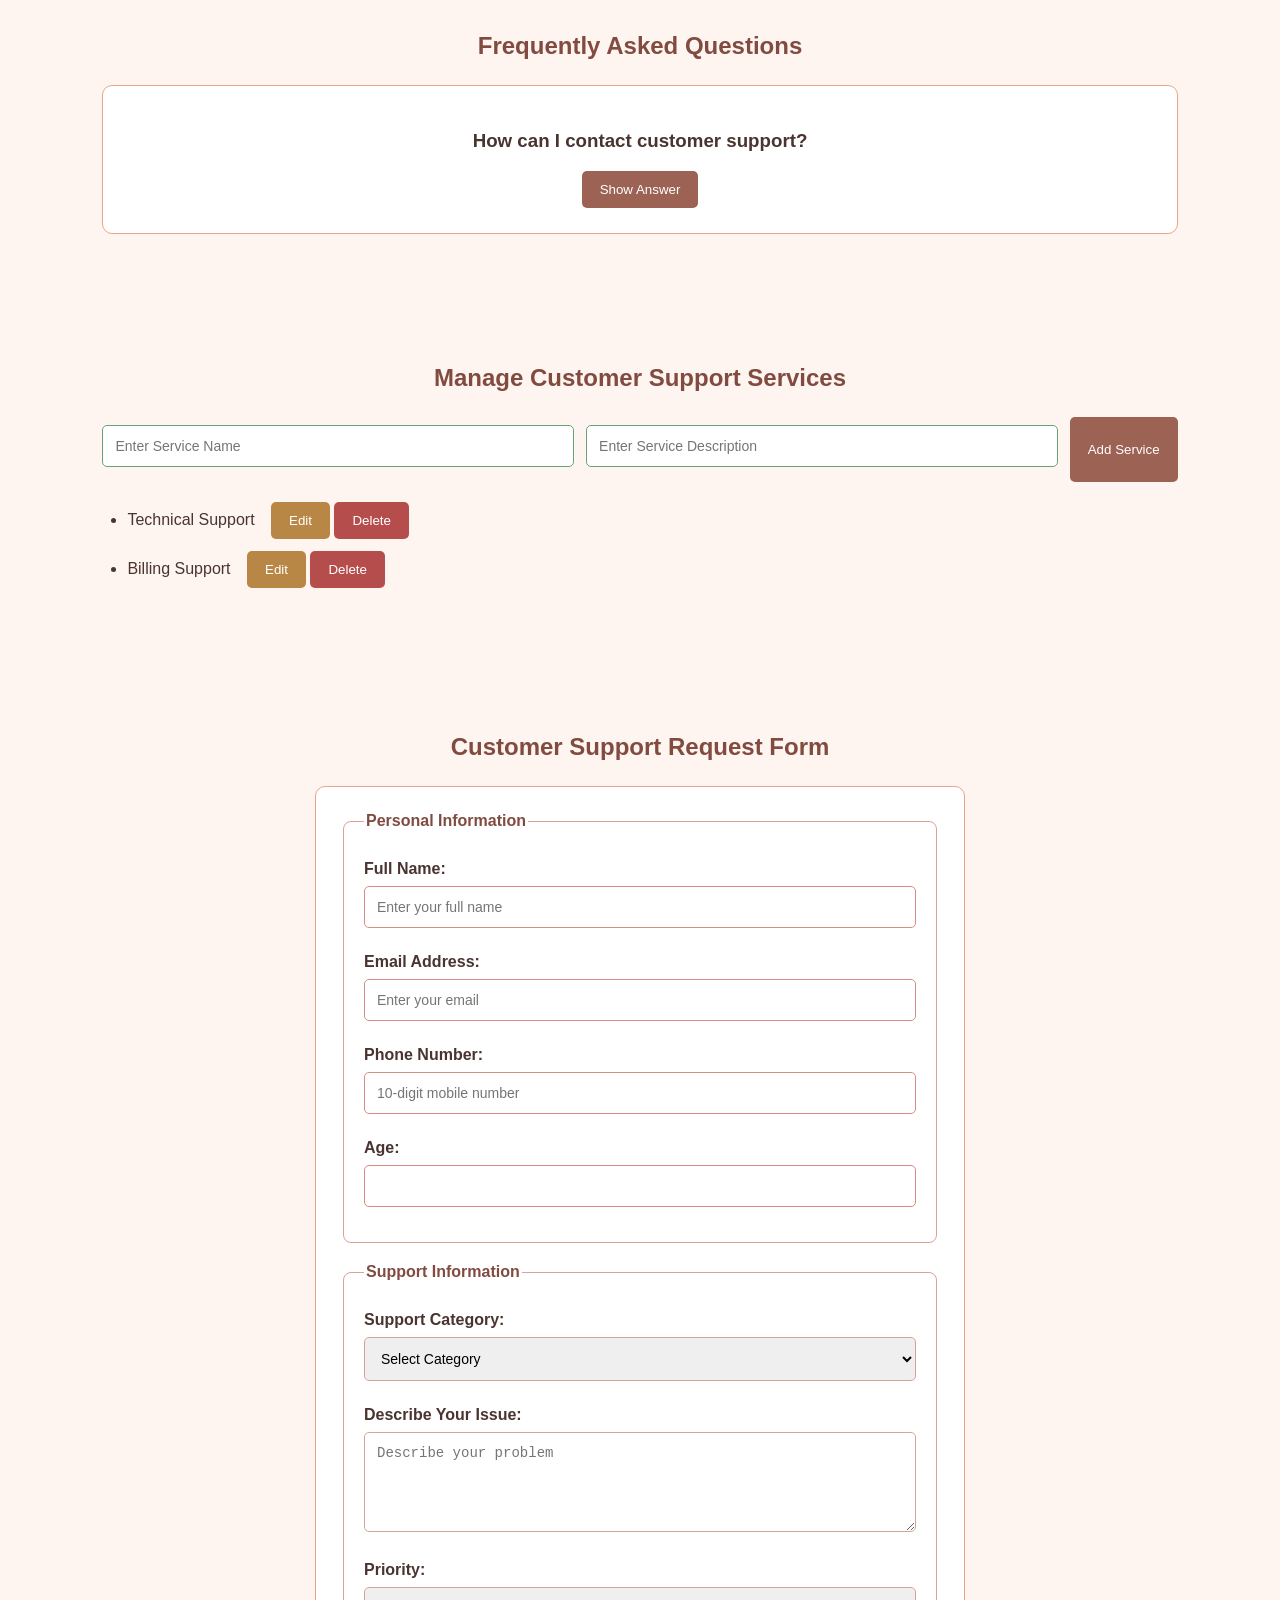
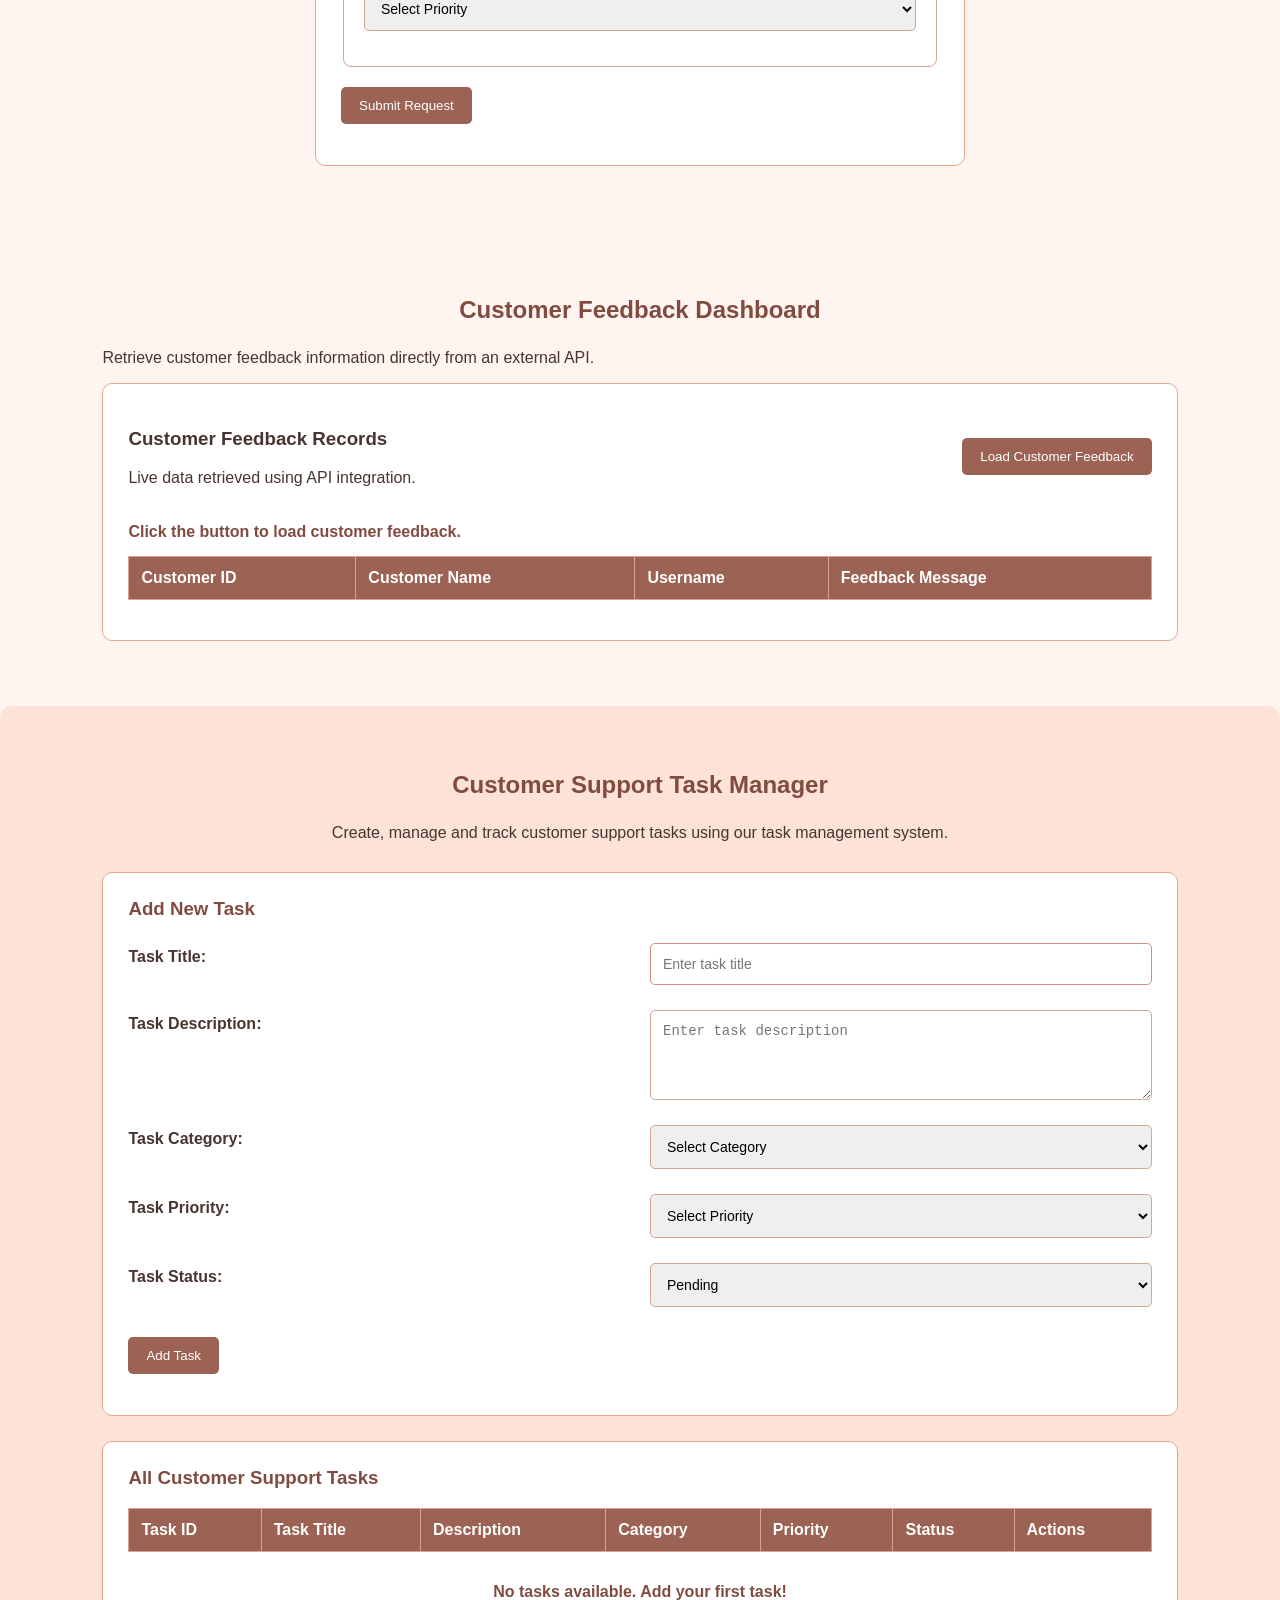
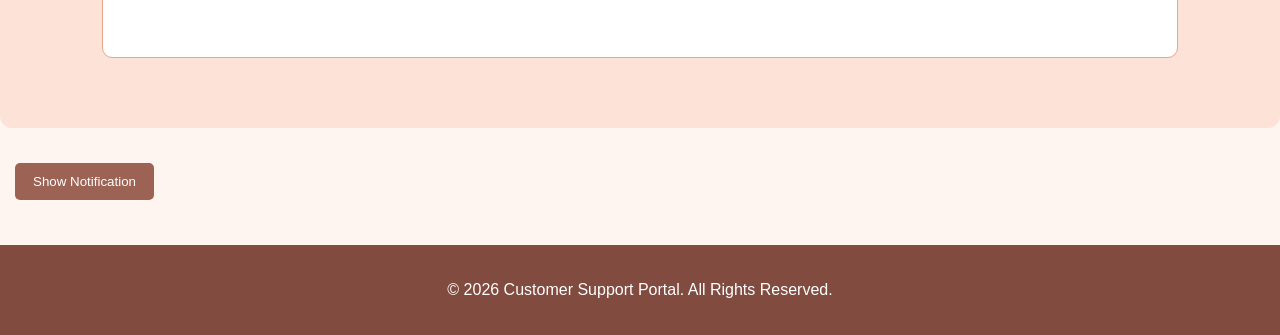
<file: practicum13.html>
<!DOCTYPE html>
<html lang="en">

<head>
    <meta charset="UTF-8">
    <meta name="viewport" content="width=device-width, initial-scale=1.0">

    <title>Customer Support Portal - Practicum 13</title>

    <link rel="stylesheet" href="practicum13.css">
</head>

<body>

    <!-- HEADER -->
    <header>
        <h1>Customer Support Portal</h1>
        <p>Your trusted partner for customer assistance</p>
    </header>

    <!-- NAVIGATION -->
    <nav>
        <a href="#home">Home</a>
        <a href="#services">Services</a>
        <a href="#gallery">Gallery</a>
        <a href="#faq">FAQ</a>
        <a href="#manage">Manage Services</a>
        <a href="#contact">Contact</a>
        <a href="#api-section">Feedback</a>
        <a href="#task-manager">Task Manager</a>
    </nav>

    <!-- HOME SECTION -->
    <section id="home" class="hero">

        <div class="hero-content">

            <h2>Welcome to Our Support Portal</h2>

            <p>
                We provide reliable customer support services
                to solve your problems quickly and efficiently.
            </p>

            <button id="welcomeBtn">Explore Services</button>

        </div>

        <img src="images/cus.jpg" alt="Customer Support">

    </section>

    <!-- SERVICES SECTION -->
    <section id="services">

        <h2>Our Services</h2>

        <div class="service-container">

            <div class="service-card">

                <img src="images/supp.jpg" alt="Technical Support">

                <h3>Technical Support</h3>

                <p>Get assistance with technical problems.</p>

                <button class="detailsBtn">View Details</button>

                <p class="details">
                    Our technical team helps customers
                    solve software and hardware problems.
                </p>

            </div>

            <div class="service-card">

                <img src="images/chat.jpg" alt="Live Chat">

                <h3>Live Chat</h3>

                <p>Connect with our support team instantly.</p>

                <button class="detailsBtn">View Details</button>

                <p class="details">
                    Communicate with our support agents
                    through real-time chat assistance.
                </p>

            </div>

            <div class="service-card">

                <img src="images/bill.jpg" alt="Billing Support">

                <h3>Billing Support</h3>

                <p>Get help with payments and invoices.</p>

                <button class="detailsBtn">View Details</button>

                <p class="details">
                    Our billing team helps with payment
                    issues, invoices and refunds.
                </p>

            </div>

        </div>

    </section>

    <!-- GALLERY SECTION -->
    <section id="gallery">

        <h2>Our Support Team</h2>

        <div class="gallery-container">

            <img src="images/cus sup.webp" alt="Support Team">

            <img src="images/acc" alt="Account Support">

            <img src="images/cus service.jpg" alt="Customer Service">

        </div>

    </section>

    <!-- FAQ SECTION -->
    <section id="faq">

        <h2>Frequently Asked Questions</h2>

        <div class="faq-box">

            <h3>How can I contact customer support?</h3>

            <button id="faqBtn">Show Answer</button>

            <p id="faqAnswer">
                You can contact our customer support team
                through the contact form or live chat service.
            </p>

        </div>

    </section>

    <!-- PRACTICUM 10: MANAGE SERVICES -->
    <section id="manage">

        <h2>Manage Customer Support Services</h2>

        <div class="service-form">

            <input type="text"
                   id="serviceName"
                   placeholder="Enter Service Name">

            <input type="text"
                   id="serviceDescription"
                   placeholder="Enter Service Description">

            <button id="addServiceBtn">Add Service</button>

        </div>

        <p id="serviceMessage"></p>

        <ul id="serviceList">

            <li>
                Technical Support
                <button class="editBtn">Edit</button>
                <button class="deleteBtn">Delete</button>
            </li>

            <li>
                Billing Support
                <button class="editBtn">Edit</button>
                <button class="deleteBtn">Delete</button>
            </li>

        </ul>

    </section>

    <!-- PRACTICUM 11: SUPPORT REQUEST FORM -->
    <section id="contact">

        <h2>Customer Support Request Form</h2>

        <form id="supportRequestForm">

            <fieldset>

                <legend>Personal Information</legend>

                <label for="name">Full Name:</label>

                <input type="text"
                       id="name"
                       minlength="3"
                       maxlength="30"
                       pattern="[A-Za-z ]{3,30}"
                       placeholder="Enter your full name"
                       required>

                <label for="email">Email Address:</label>

                <input type="email"
                       id="email"
                       placeholder="Enter your email"
                       required>

                <label for="phone">Phone Number:</label>

                <input type="tel"
                       id="phone"
                       pattern="[6-9][0-9]{9}"
                       minlength="10"
                       maxlength="10"
                       placeholder="10-digit mobile number"
                       required>

                <label for="age">Age:</label>

                <input type="number"
                       id="age"
                       min="18"
                       max="100"
                       required>

            </fieldset>

            <fieldset>

                <legend>Support Information</legend>

                <label for="category">Support Category:</label>

                <select id="category" required>

                    <option value="">Select Category</option>
                    <option value="Technical">Technical Support</option>
                    <option value="Billing">Billing Support</option>
                    <option value="Account">Account Support</option>
                    <option value="Live Chat">Live Chat</option>

                </select>

                <label for="issue">Describe Your Issue:</label>

                <textarea id="issue"
                          minlength="10"
                          maxlength="300"
                          placeholder="Describe your problem"
                          required></textarea>

                <label for="priority">Priority:</label>

                <select id="priority" required>

                    <option value="">Select Priority</option>
                    <option value="Low">Low</option>
                    <option value="Medium">Medium</option>
                    <option value="High">High</option>

                </select>

            </fieldset>

            <button type="submit">Submit Request</button>

            <p id="formMessage"></p>

        </form>

    </section>

    <!-- PRACTICUM 12: API INTEGRATION -->
    <section id="api-section">

        <h2>Customer Feedback Dashboard</h2>

        <p>
            Retrieve customer feedback information
            directly from an external API.
        </p>

        <div class="api-container">

            <div class="api-header">

                <div>
                    <h3>Customer Feedback Records</h3>
                    <p>Live data retrieved using API integration.</p>
                </div>

                <button id="fetchBtn">
                    Load Customer Feedback
                </button>

            </div>

            <p id="loadingMessage">
                Click the button to load customer feedback.
            </p>

            <div class="table-container">

                <table>

                    <thead>
                        <tr>
                            <th>Customer ID</th>
                            <th>Customer Name</th>
                            <th>Username</th>
                            <th>Feedback Message</th>
                        </tr>
                    </thead>

                    <tbody id="feedbackBody"></tbody>

                </table>

            </div>

            <p id="apiStatus"></p>

        </div>

    </section>

    <!-- PRACTICUM 13: CUSTOMER SUPPORT TASK MANAGER -->
    <section id="task-manager">

        <h2>Customer Support Task Manager</h2>

        <p class="section-description">
            Create, manage and track customer support tasks
            using our task management system.
        </p>

        <!-- TASK FORM -->
        <div class="task-form-container">

            <h3 id="taskFormTitle">Add New Task</h3>

            <form id="taskForm">

                <label for="taskTitle">Task Title:</label>

                <input type="text"
                       id="taskTitle"
                       placeholder="Enter task title"
                       required>

                <label for="taskDescription">Task Description:</label>

                <textarea id="taskDescription"
                          placeholder="Enter task description"
                          required></textarea>

                <label for="taskCategory">Task Category:</label>

                <select id="taskCategory" required>

                    <option value="">Select Category</option>
                    <option value="Technical Support">Technical Support</option>
                    <option value="Billing Support">Billing Support</option>
                    <option value="Account Support">Account Support</option>
                    <option value="Live Chat">Live Chat</option>

                </select>

                <label for="taskPriority">Task Priority:</label>

                <select id="taskPriority" required>

                    <option value="">Select Priority</option>
                    <option value="Low">Low</option>
                    <option value="Medium">Medium</option>
                    <option value="High">High</option>

                </select>

                <label for="taskStatus">Task Status:</label>

                <select id="taskStatus" required>

                    <option value="Pending">Pending</option>
                    <option value="In Progress">In Progress</option>
                    <option value="Completed">Completed</option>

                </select>

                <div class="task-buttons">

                    <button type="submit" id="saveTaskBtn">
                        Add Task
                    </button>

                    <button type="button" id="cancelEditBtn">
                        Cancel Edit
                    </button>

                </div>

            </form>

            <p id="taskMessage"></p>

        </div>

        <!-- TASK TABLE -->
        <div class="task-list-container">

            <h3>All Customer Support Tasks</h3>

            <div class="table-container">

                <table>

                    <thead>
                        <tr>
                            <th>Task ID</th>
                            <th>Task Title</th>
                            <th>Description</th>
                            <th>Category</th>
                            <th>Priority</th>
                            <th>Status</th>
                            <th>Actions</th>
                        </tr>
                    </thead>

                    <tbody id="taskTableBody"></tbody>

                </table>

            </div>

            <p id="emptyMessage">
                No tasks available. Add your first task!
            </p>

        </div>

    </section>

    <!-- NOTIFICATION -->
    <div class="notification" id="notification">

        <p>Thank you for visiting our Customer Support Portal!</p>

    </div>

    <button id="notifyBtn">Show Notification</button>

    <!-- FOOTER -->
    <footer>

        <p>
            &copy; 2026 Customer Support Portal.
            All Rights Reserved.
        </p>

    </footer>

    <script src="practicum13.js"></script>

</body>

</html>
</file>
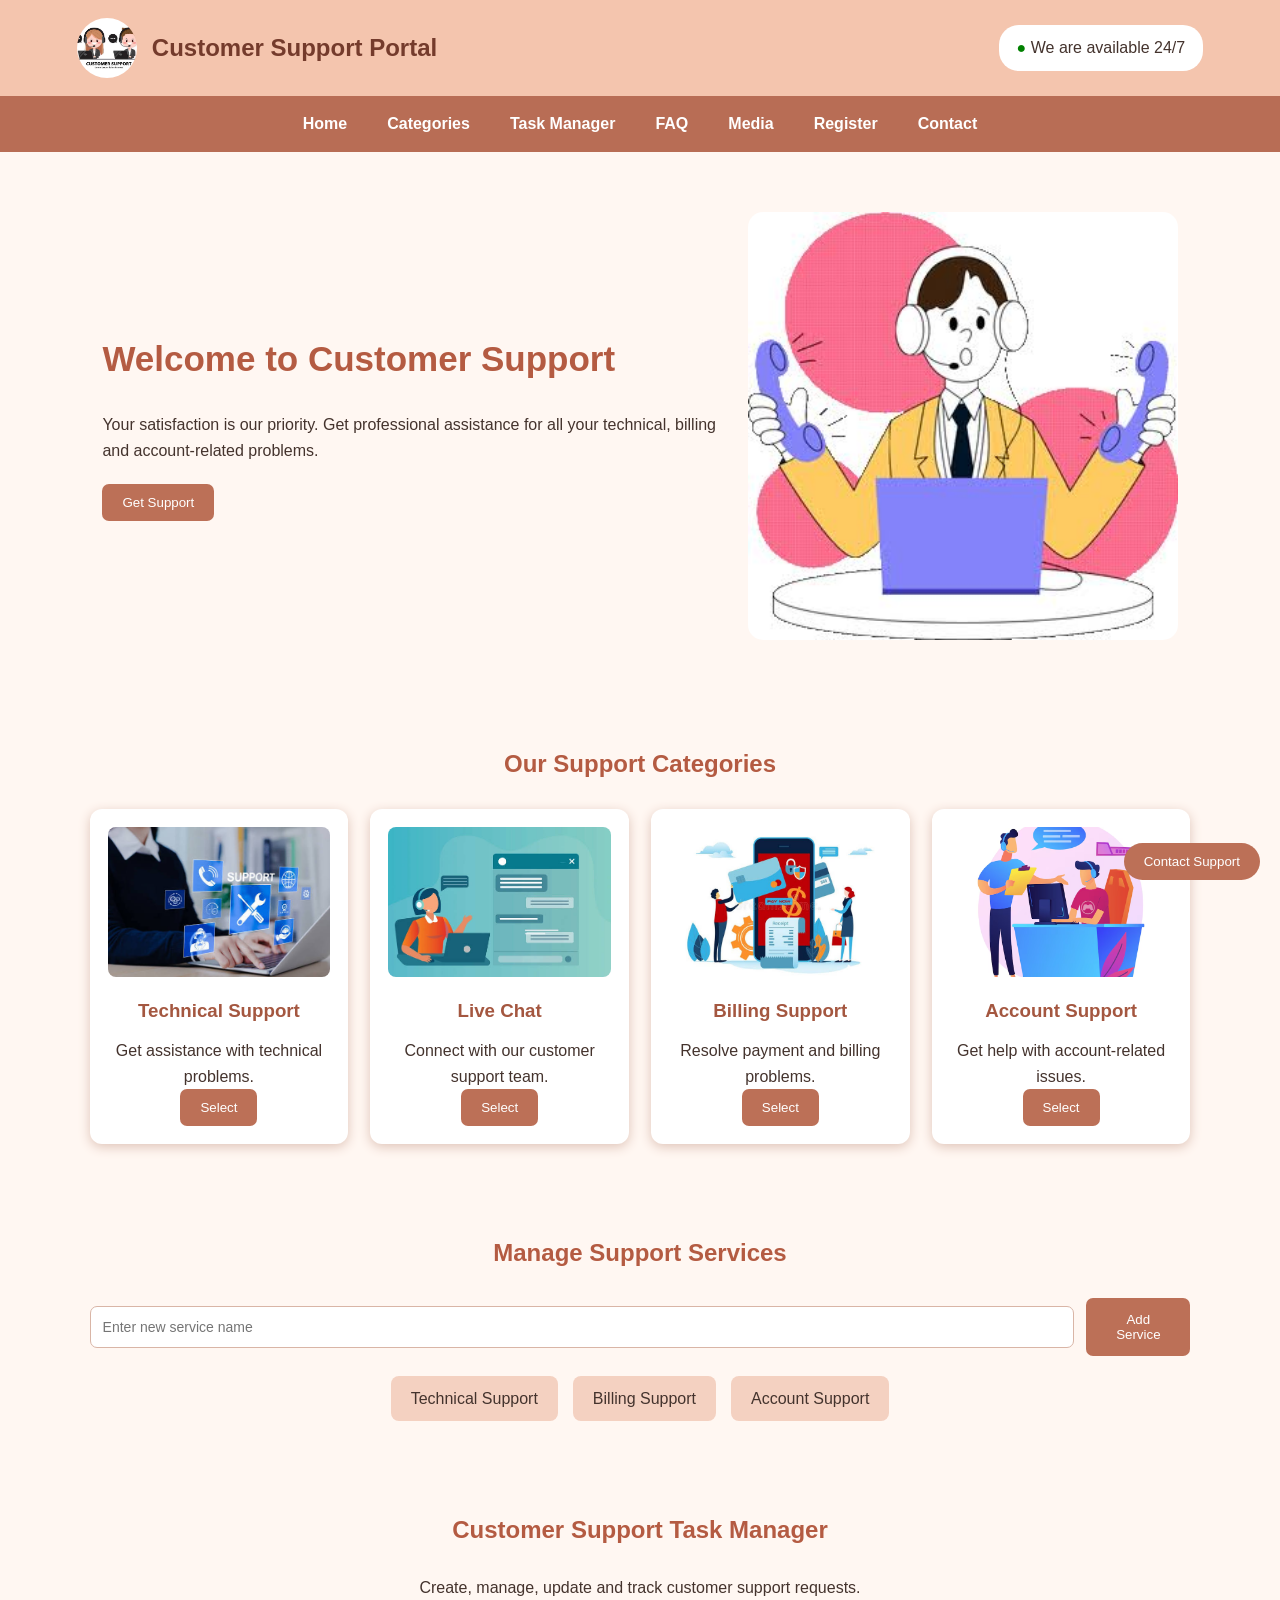
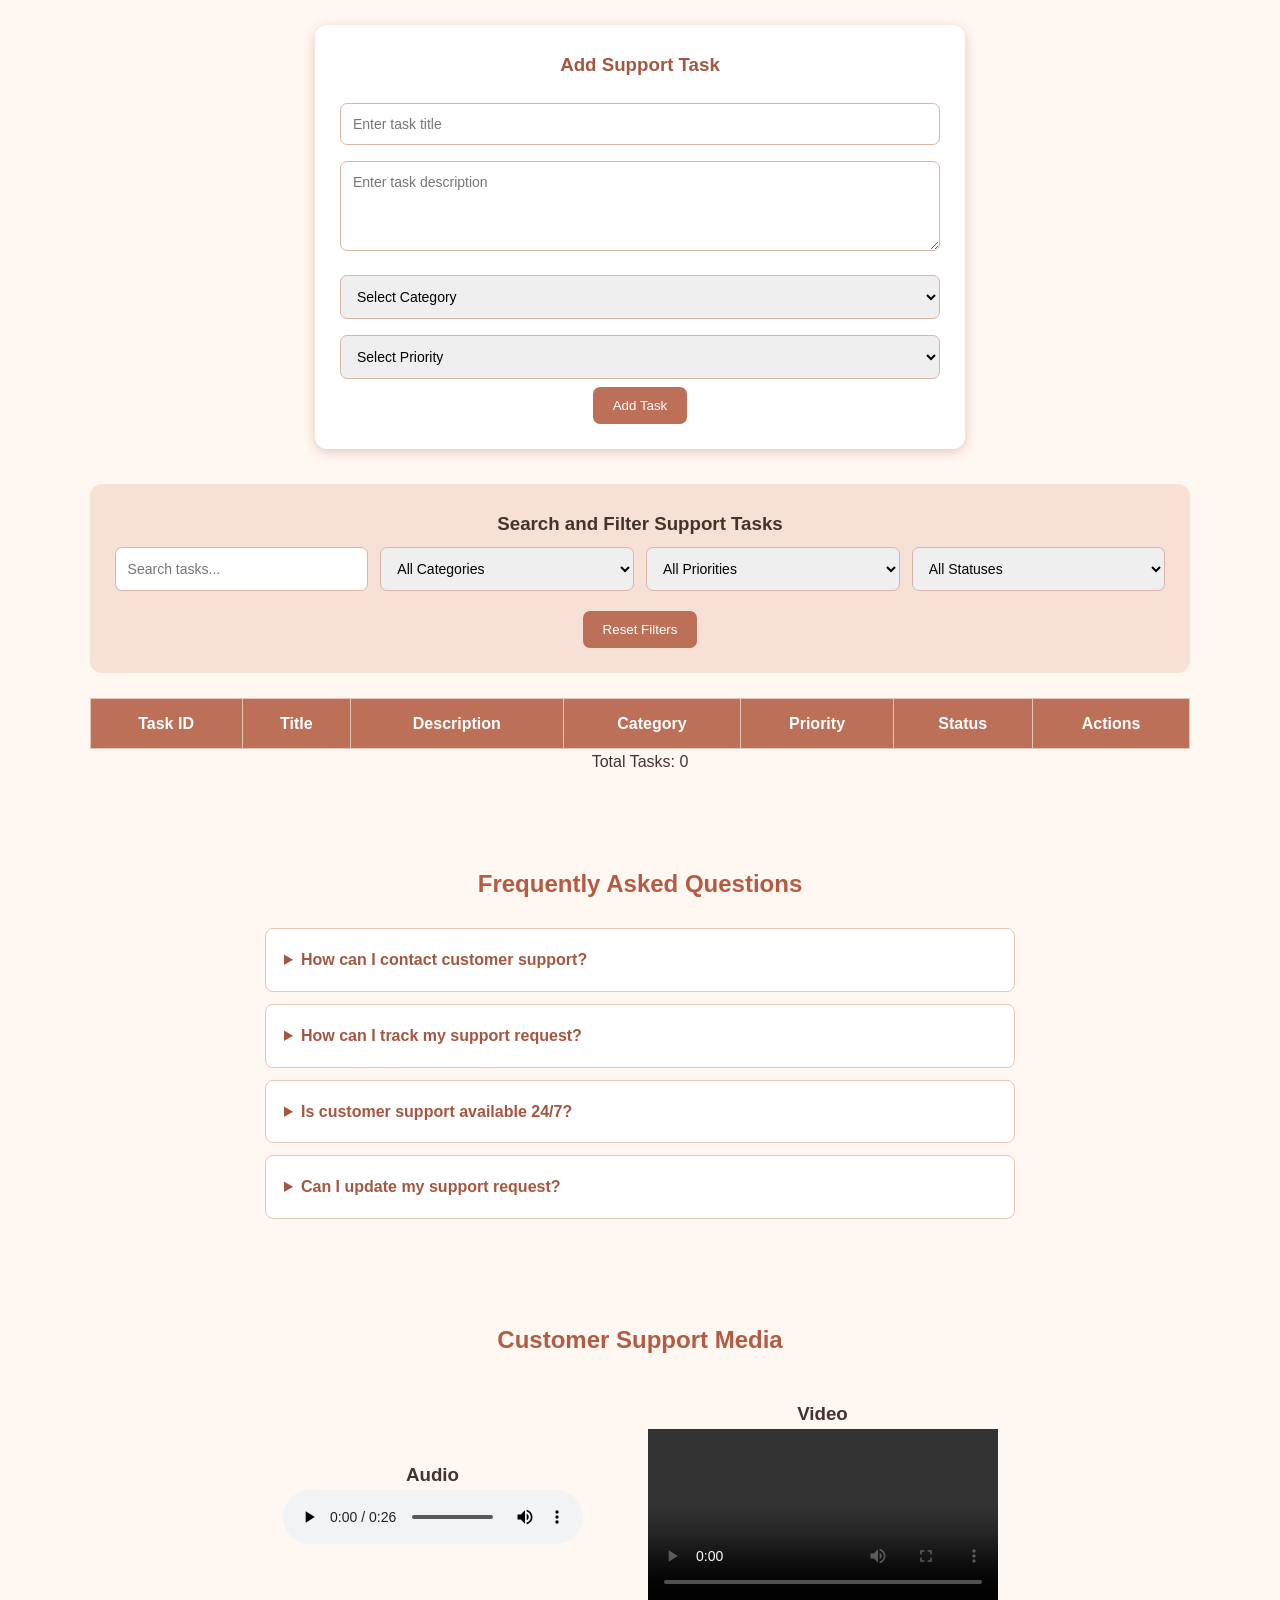
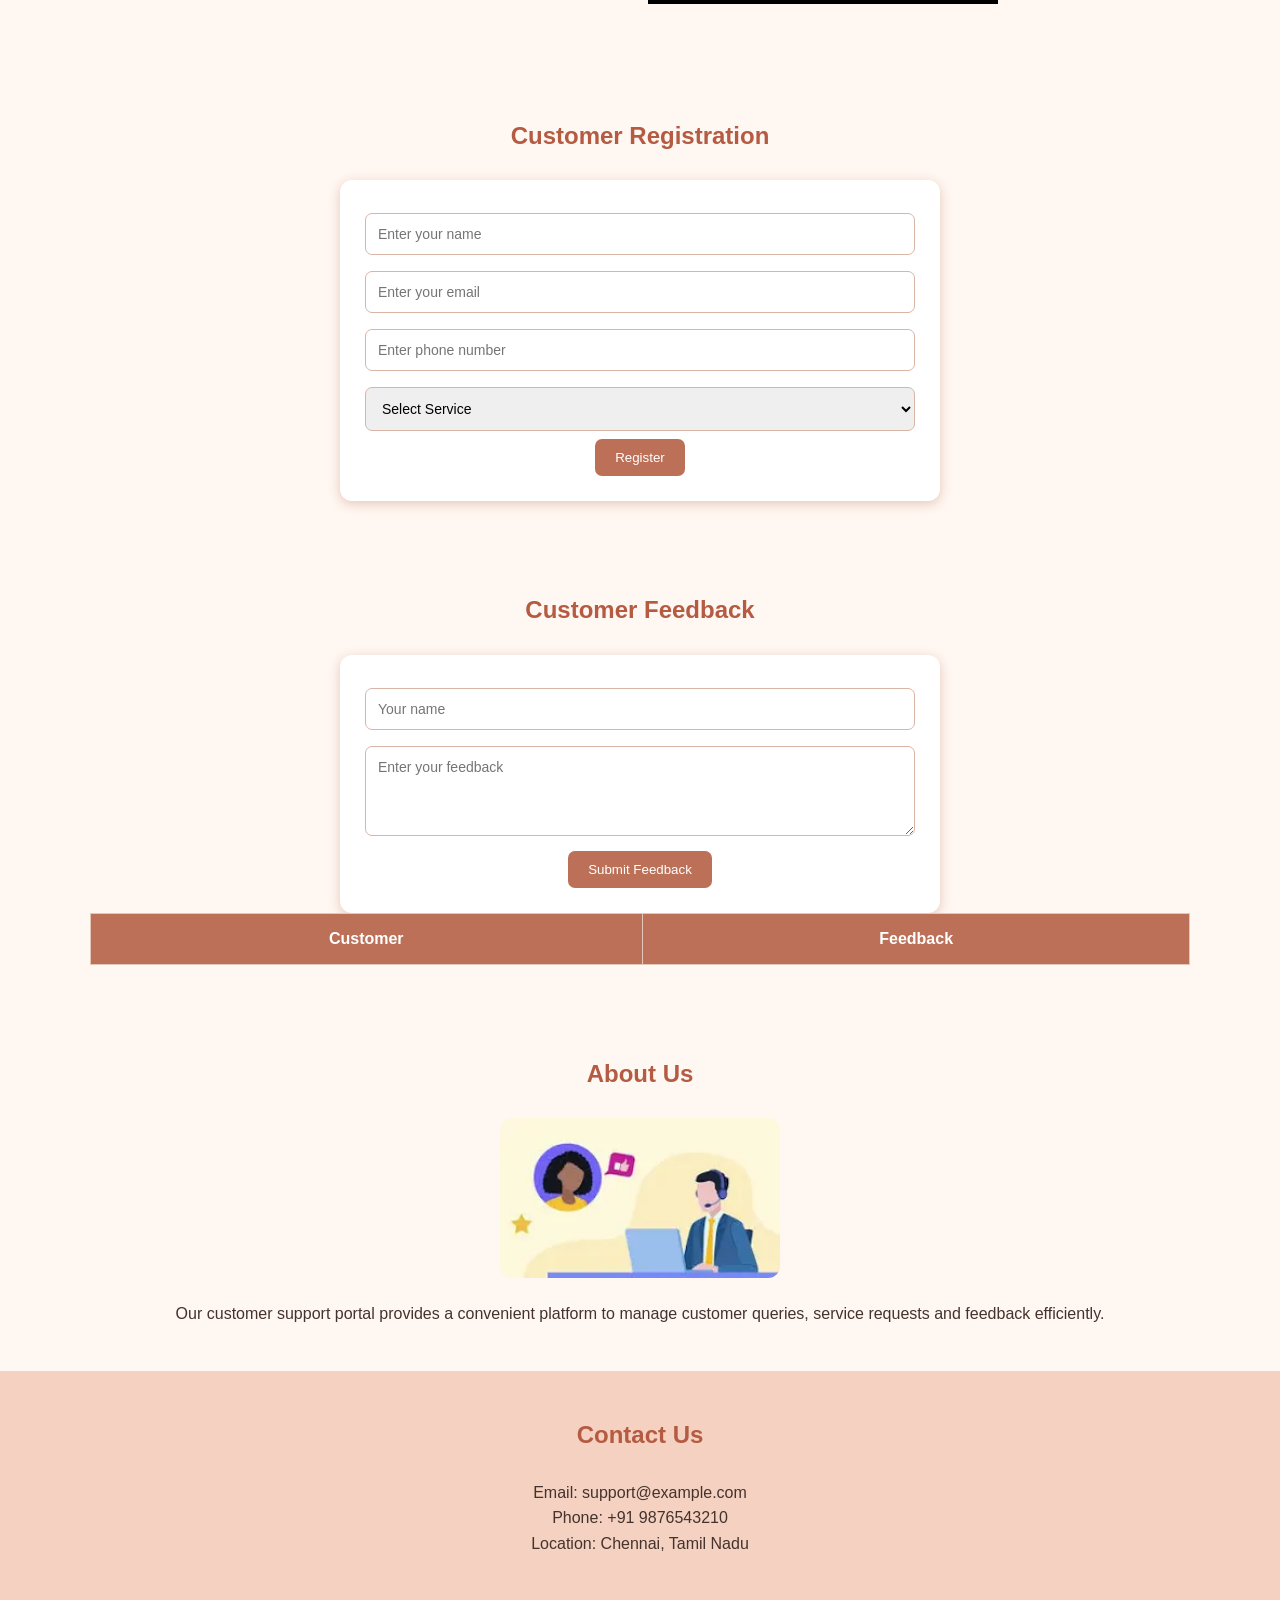
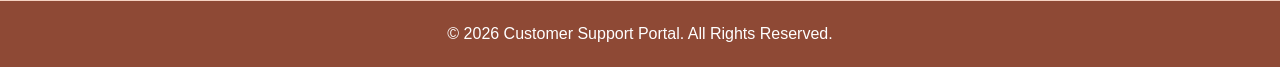
<file: practicum14.html>
<!DOCTYPE html>
<html lang="en">

<head>
    <meta charset="UTF-8">
    <meta name="viewport" content="width=device-width, initial-scale=1.0">

    <title>Customer Support Portal</title>

    <link rel="stylesheet" href="practicum14.css">
</head>

<body>

<!-- HEADER -->

<header class="header">

    <div class="logo">
        <img src="images/cus.jpg" alt="Customer Support Logo">

        <h1>Customer Support Portal</h1>
    </div>

    <div class="notification">
        <span>●</span> We are available 24/7
    </div>

</header>


<!-- NAVIGATION -->

<nav class="navbar">

    <ul>
        <li><a href="#home">Home</a></li>
        <li><a href="#categories">Categories</a></li>
        <li><a href="#tasks">Task Manager</a></li>
        <li><a href="#faq">FAQ</a></li>
        <li><a href="#media">Media</a></li>
        <li><a href="#register">Register</a></li>
        <li><a href="#contact">Contact</a></li>
    </ul>

</nav>


<!-- HOME SECTION -->

<section id="home" class="home">

    <div class="home-content">

        <h2>Welcome to Customer Support</h2>

        <p>
            Your satisfaction is our priority.
            Get professional assistance for all your
            technical, billing and account-related problems.
        </p>

        <button onclick="showNotification()">
            Get Support
        </button>

    </div>

    <img src="images/cus service.jpg" alt="Customer Service">

</section>


<!-- SUPPORT CATEGORIES -->

<section id="categories" class="section">

    <h2>Our Support Categories</h2>

    <div class="category-container">

        <div class="category-card">

            <img src="images/supp.jpg" alt="Technical Support">

            <h3>Technical Support</h3>

            <p>Get assistance with technical problems.</p>

            <button onclick="selectService('Technical')">
                Select
            </button>

        </div>


        <div class="category-card">

            <img src="images/chat.jpg" alt="Live Chat">

            <h3>Live Chat</h3>

            <p>Connect with our customer support team.</p>

            <button onclick="selectService('Live Chat')">
                Select
            </button>

        </div>


        <div class="category-card">

            <img src="images/bill.jpg" alt="Billing Support">

            <h3>Billing Support</h3>

            <p>Resolve payment and billing problems.</p>

            <button onclick="selectService('Billing')">
                Select
            </button>

        </div>


        <div class="category-card">

            <img src="images/acc" alt="Account Support">

            <h3>Account Support</h3>

            <p>Get help with account-related issues.</p>

            <button onclick="selectService('Account')">
                Select
            </button>

        </div>

    </div>

</section>


<!-- DYNAMIC SERVICE MANAGEMENT -->

<section class="section">

    <h2>Manage Support Services</h2>

    <div class="service-management">

        <input
            type="text"
            id="serviceInput"
            placeholder="Enter new service name"
        >

        <button id="addService">
            Add Service
        </button>

    </div>

    <ul id="serviceList" class="service-list">

        <li>Technical Support</li>
        <li>Billing Support</li>
        <li>Account Support</li>

    </ul>

</section>


<!-- SUPPORT TASK MANAGER -->

<section id="tasks" class="section">

    <h2>Customer Support Task Manager</h2>

    <p class="description">
        Create, manage, update and track customer support requests.
    </p>


    <!-- TASK FORM -->

    <div class="task-form">

        <h3>Add Support Task</h3>

        <input
            type="text"
            id="taskTitle"
            placeholder="Enter task title"
        >

        <textarea
            id="taskDescription"
            placeholder="Enter task description"
        ></textarea>

        <select id="taskCategory">

            <option value="">Select Category</option>
            <option value="Technical">Technical</option>
            <option value="Billing">Billing</option>
            <option value="Account">Account</option>
            <option value="Live Chat">Live Chat</option>

        </select>


        <select id="taskPriority">

            <option value="">Select Priority</option>
            <option value="High">High</option>
            <option value="Medium">Medium</option>
            <option value="Low">Low</option>

        </select>


        <button id="addTask">
            Add Task
        </button>

    </div>


    <!-- PRACTICUM 14 SEARCH AND FILTER SYSTEM -->

    <div class="filter-container">

        <h3>Search and Filter Support Tasks</h3>

        <div class="filter-grid">

            <input
                type="text"
                id="searchTask"
                placeholder="Search tasks..."
            >


            <select id="filterCategory">

                <option value="All">All Categories</option>
                <option value="Technical">Technical</option>
                <option value="Billing">Billing</option>
                <option value="Account">Account</option>
                <option value="Live Chat">Live Chat</option>

            </select>


            <select id="filterPriority">

                <option value="All">All Priorities</option>
                <option value="High">High</option>
                <option value="Medium">Medium</option>
                <option value="Low">Low</option>

            </select>


            <select id="filterStatus">

                <option value="All">All Statuses</option>
                <option value="Pending">Pending</option>
                <option value="In Progress">In Progress</option>
                <option value="Completed">Completed</option>

            </select>

        </div>

        <button id="resetFilters">
            Reset Filters
        </button>

    </div>


    <!-- TASK TABLE -->

    <div class="table-container">

        <table>

            <thead>

                <tr>

                    <th>Task ID</th>
                    <th>Title</th>
                    <th>Description</th>
                    <th>Category</th>
                    <th>Priority</th>
                    <th>Status</th>
                    <th>Actions</th>

                </tr>

            </thead>

            <tbody id="taskTable">

            </tbody>

        </table>

    </div>

    <p id="taskCount"></p>

</section>


<!-- FAQ -->

<section id="faq" class="section">

    <h2>Frequently Asked Questions</h2>

    <div class="faq-container">

        <details>

            <summary>How can I contact customer support?</summary>

            <p>
                You can contact our support team through the
                contact form or live chat.
            </p>

        </details>


        <details>

            <summary>How can I track my support request?</summary>

            <p>
                Use the Task Manager to search and track
                your support requests.
            </p>

        </details>


        <details>

            <summary>Is customer support available 24/7?</summary>

            <p>
                Yes, our customer support services are
                available throughout the day.
            </p>

        </details>


        <details>

            <summary>Can I update my support request?</summary>

            <p>
                Yes, you can edit your task details and
                update its status.
            </p>

        </details>

    </div>

</section>


<!-- MEDIA SECTION -->

<section id="media" class="section">

    <h2>Customer Support Media</h2>

    <div class="media-container">

        <div>

            <h3>Audio</h3>

            <audio controls>

                <source src="images/WhatsApp Audio 2026-11-21 at 9.15.18 PM.mpeg" type="audio/mpeg">

                Your browser does not support audio.

            </audio>

        </div>


        <div>

            <h3>Video</h3>

            <video controls width="350">

                <source src="images/WhatsApp Video 2026-11-21 at 9.17.54 PM.mp4" type="video/mp4">

                Your browser does not support video.

            </video>

        </div>

    </div>

</section>


<!-- REGISTRATION -->

<section id="register" class="section">

    <h2>Customer Registration</h2>

    <form id="registrationForm">

        <input
            type="text"
            id="customerName"
            placeholder="Enter your name"
            required
        >

        <input
            type="email"
            id="customerEmail"
            placeholder="Enter your email"
            required
        >

        <input
            type="tel"
            id="customerPhone"
            placeholder="Enter phone number"
            required
        >

        <select id="customerService" required>

            <option value="">Select Service</option>
            <option value="Technical">Technical Support</option>
            <option value="Billing">Billing Support</option>
            <option value="Account">Account Support</option>

        </select>

        <button type="submit">
            Register
        </button>

    </form>

</section>


<!-- API FEEDBACK TABLE -->

<section class="section">

    <h2>Customer Feedback</h2>

    <form id="feedbackForm">

        <input
            type="text"
            id="feedbackName"
            placeholder="Your name"
            required
        >

        <textarea
            id="feedbackMessage"
            placeholder="Enter your feedback"
            required
        ></textarea>

        <button type="submit">
            Submit Feedback
        </button>

    </form>


    <table>

        <thead>

            <tr>
                <th>Customer</th>
                <th>Feedback</th>
            </tr>

        </thead>

        <tbody id="feedbackTable">

        </tbody>

    </table>

</section>


<!-- ABOUT -->

<section class="section">

    <h2>About Us</h2>

    <img
        src="images/cus sup.webp"
        class="about-image"
        alt="Support Team"
    >

    <p>
        Our customer support portal provides a convenient
        platform to manage customer queries, service requests
        and feedback efficiently.
    </p>

</section>


<!-- CONTACT -->

<section id="contact" class="section">

    <h2>Contact Us</h2>

    <p>Email: support@example.com</p>

    <p>Phone: +91 9876543210</p>

    <p>Location: Chennai, Tamil Nadu</p>

</section>


<!-- FOOTER -->

<footer>

    <p>
        © 2026 Customer Support Portal.
        All Rights Reserved.
    </p>

</footer>


<!-- FIXED BUTTON -->

<button class="fixed-button" onclick="showNotification()">

    Contact Support

</button>


<script src="practicum14.js"></script>

</body>

</html>
</file>
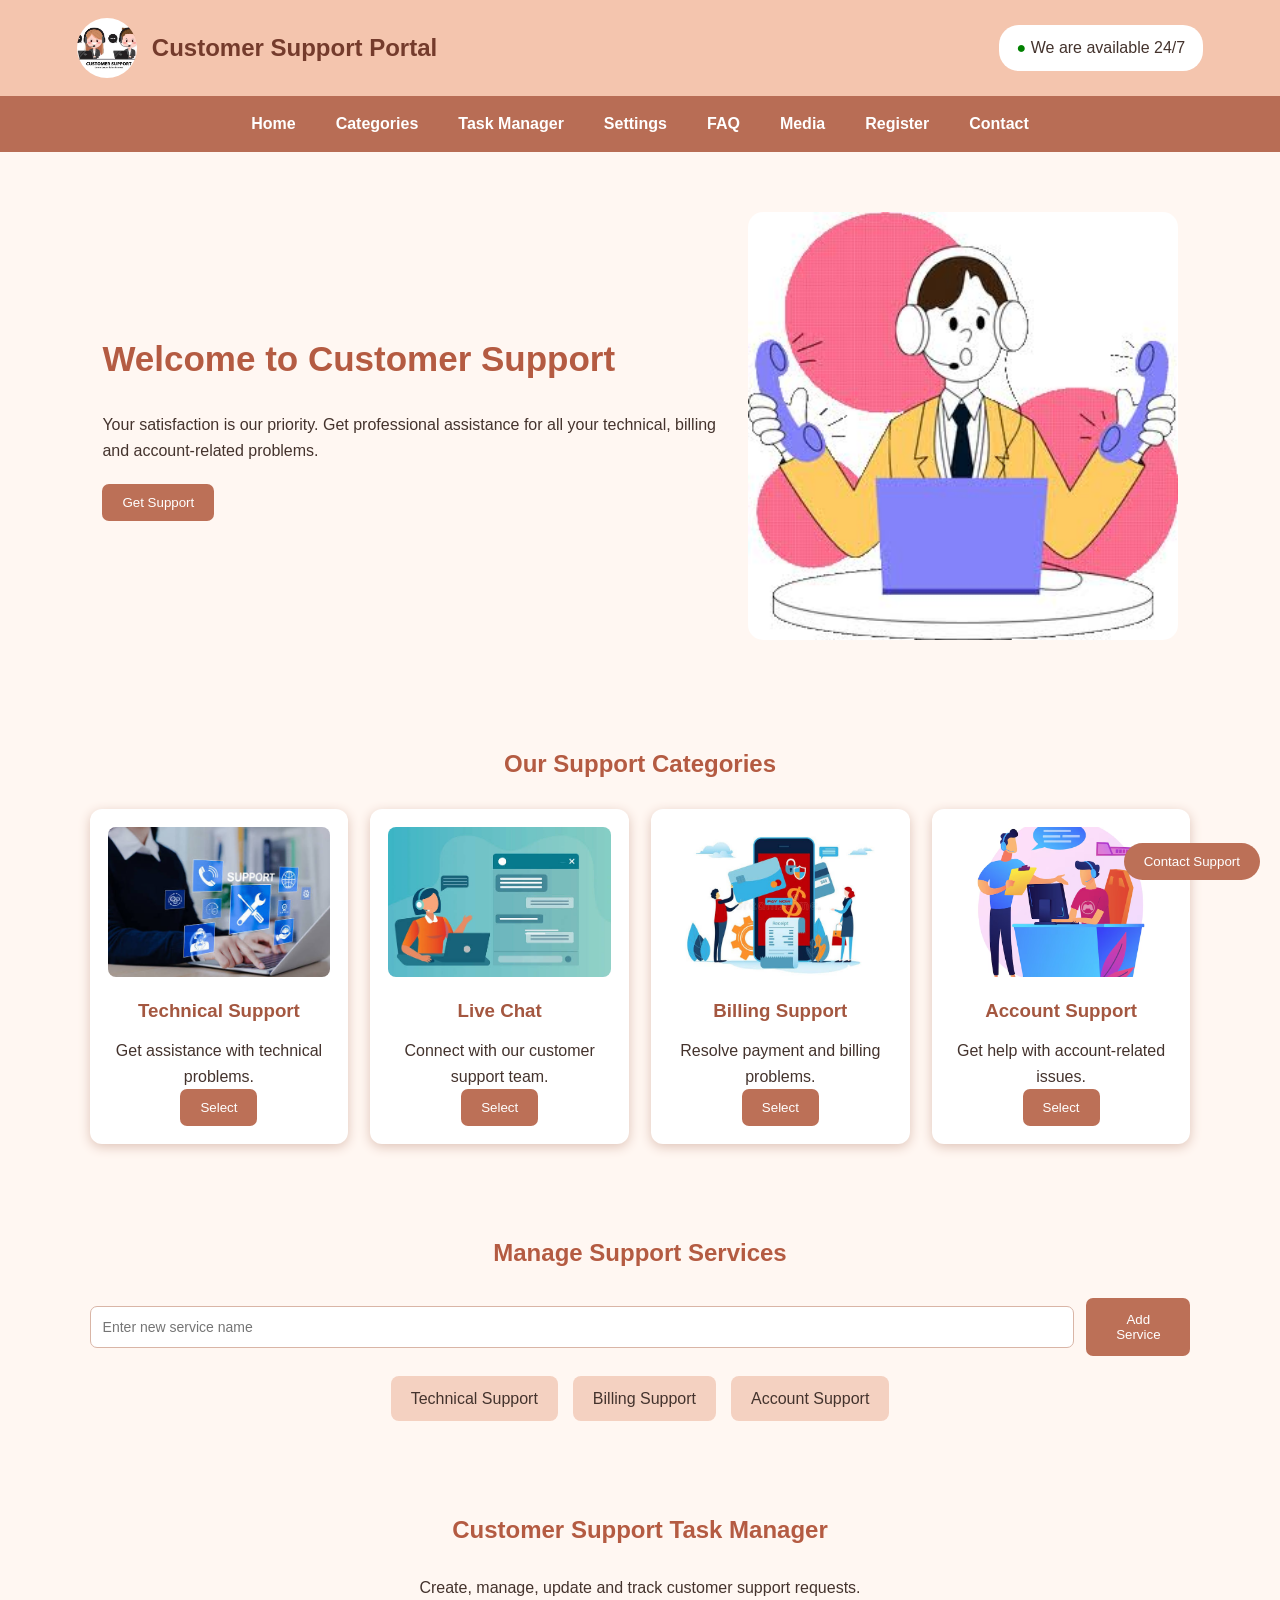
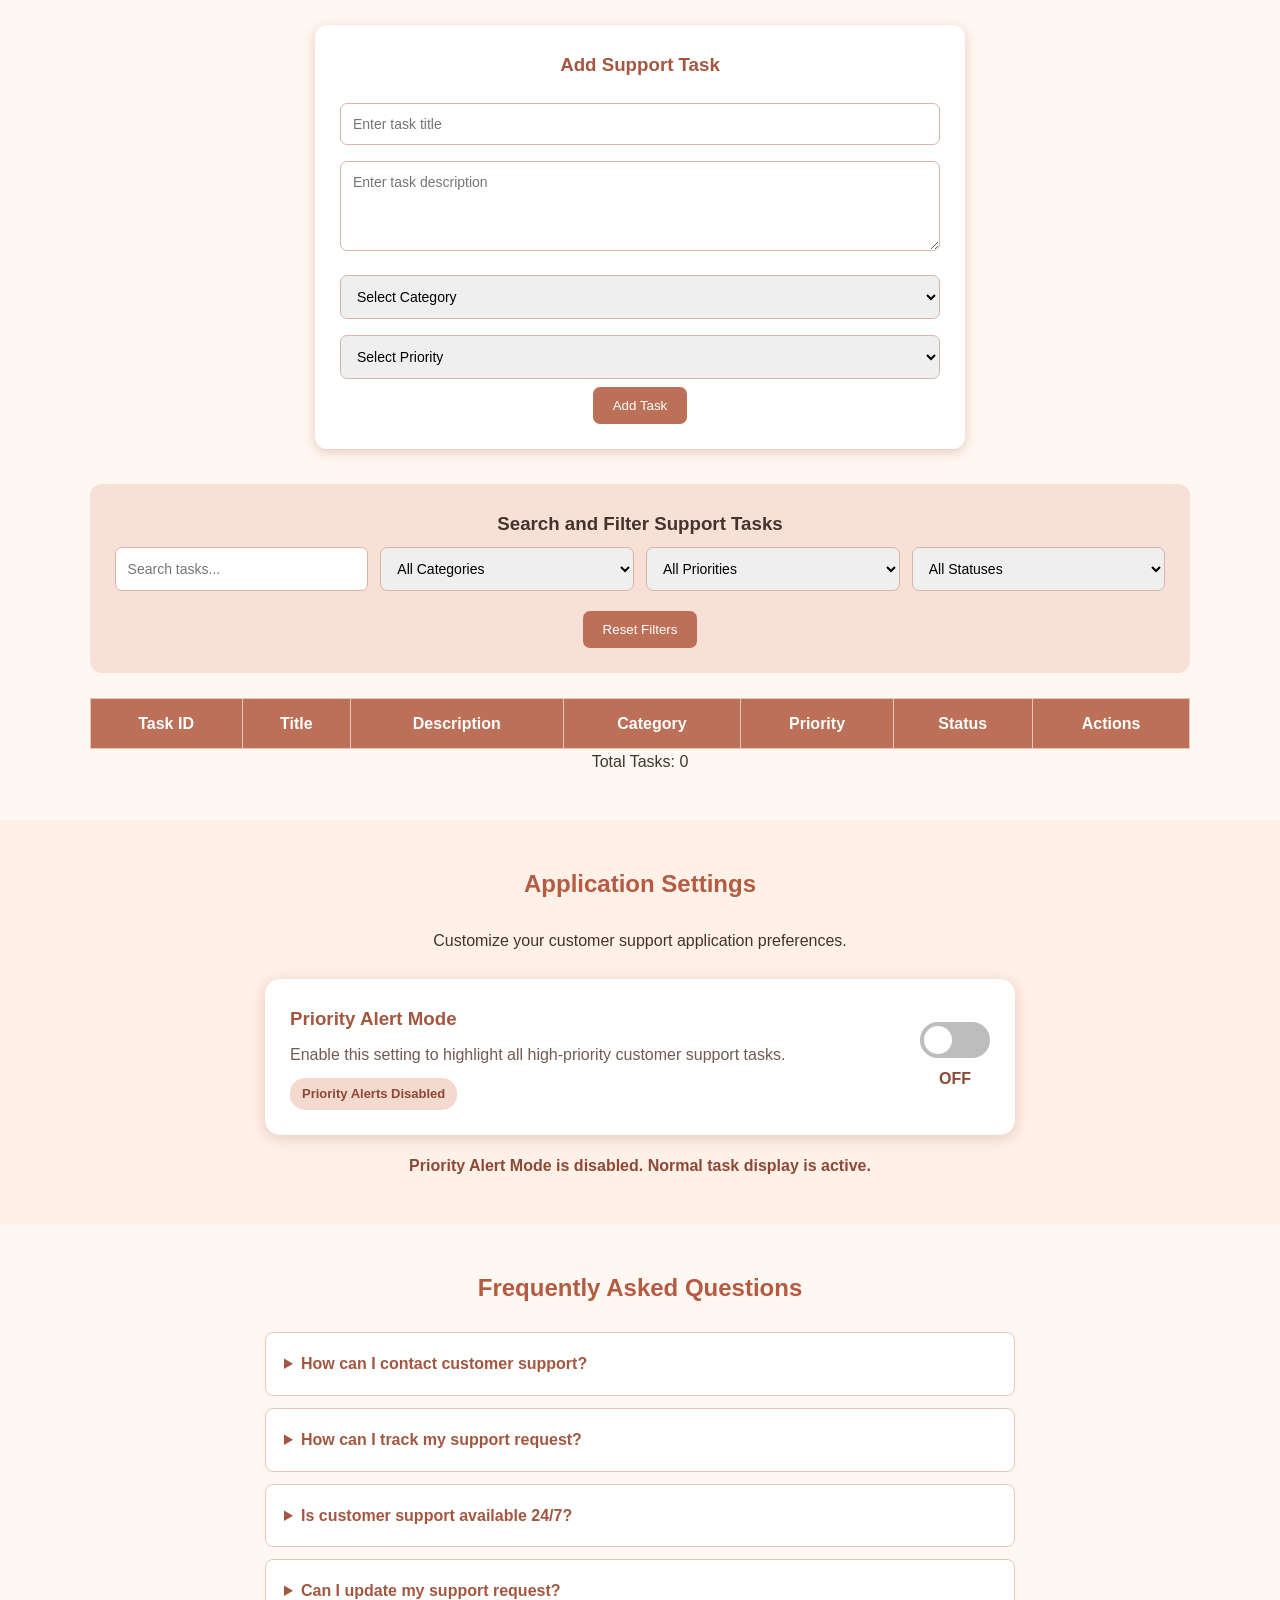
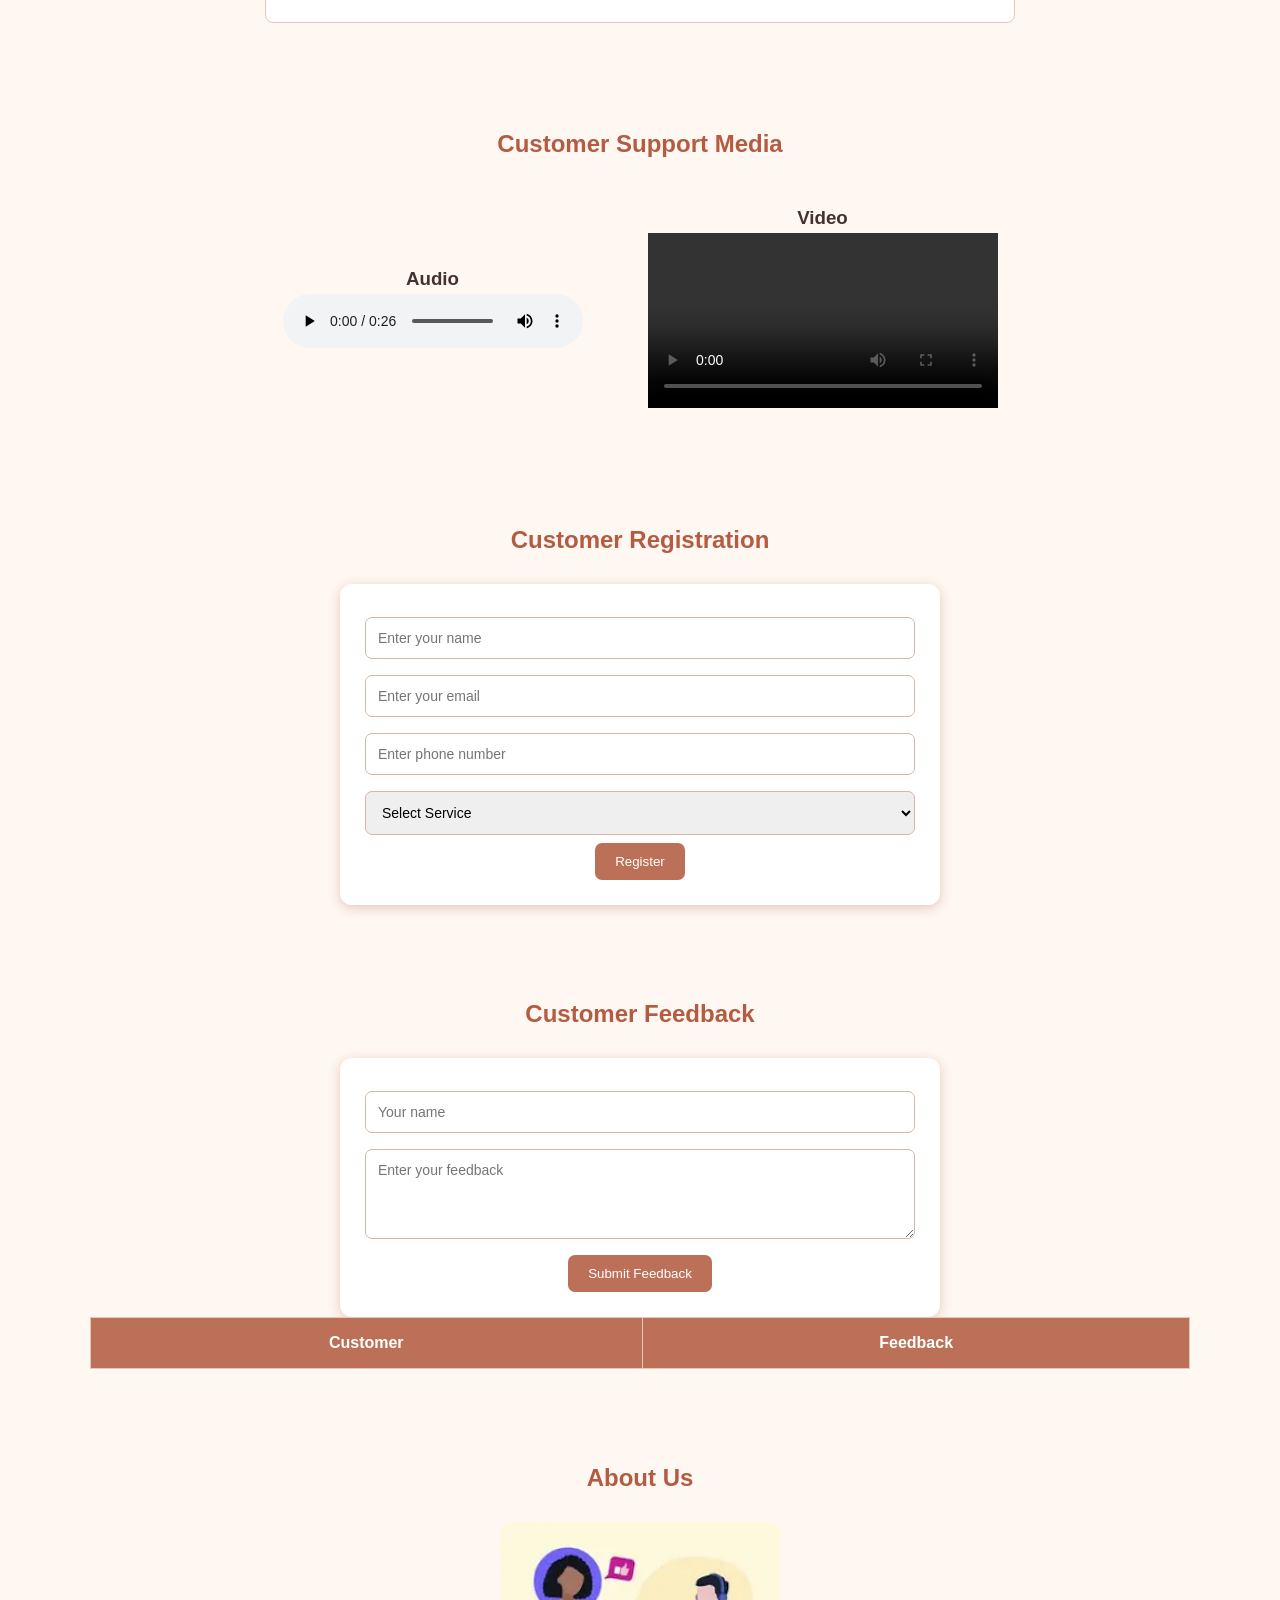
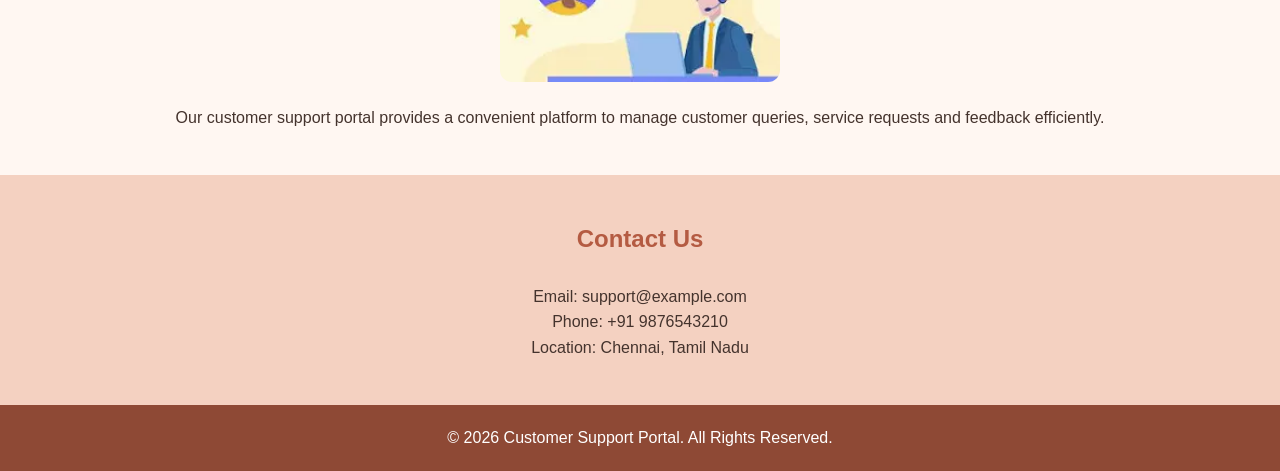
<file: practicum15.html>
<!DOCTYPE html>
<html lang="en">

<head>

    <meta charset="UTF-8">

    <meta name="viewport" content="width=device-width, initial-scale=1.0">

    <title>Customer Support Portal - Practicum 15</title>

    <link rel="stylesheet" href="practicum15.css">

</head>

<body>


<!-- HEADER -->

<header class="header">

    <div class="logo">

        <img src="images/cus.jpg" alt="Customer Support Logo">

        <h1>Customer Support Portal</h1>

    </div>

    <div class="notification">

        <span>●</span> We are available 24/7

    </div>

</header>


<!-- NAVIGATION -->

<nav class="navbar">

    <ul>

        <li><a href="#home">Home</a></li>

        <li><a href="#categories">Categories</a></li>

        <li><a href="#tasks">Task Manager</a></li>

        <li><a href="#settings">Settings</a></li>

        <li><a href="#faq">FAQ</a></li>

        <li><a href="#media">Media</a></li>

        <li><a href="#register">Register</a></li>

        <li><a href="#contact">Contact</a></li>

    </ul>

</nav>


<!-- HOME SECTION -->

<section id="home" class="home">

    <div class="home-content">

        <h2>Welcome to Customer Support</h2>

        <p>

            Your satisfaction is our priority.

            Get professional assistance for all your

            technical, billing and account-related problems.

        </p>

        <button onclick="showNotification()">

            Get Support

        </button>

    </div>

    <img src="images/cus service.jpg" alt="Customer Service">

</section>


<!-- SUPPORT CATEGORIES -->

<section id="categories" class="section">

    <h2>Our Support Categories</h2>

    <div class="category-container">


        <div class="category-card">

            <img src="images/supp.jpg" alt="Technical Support">

            <h3>Technical Support</h3>

            <p>Get assistance with technical problems.</p>

            <button onclick="selectService('Technical')">

                Select

            </button>

        </div>


        <div class="category-card">

            <img src="images/chat.jpg" alt="Live Chat">

            <h3>Live Chat</h3>

            <p>Connect with our customer support team.</p>

            <button onclick="selectService('Live Chat')">

                Select

            </button>

        </div>


        <div class="category-card">

            <img src="images/bill.jpg" alt="Billing Support">

            <h3>Billing Support</h3>

            <p>Resolve payment and billing problems.</p>

            <button onclick="selectService('Billing')">

                Select

            </button>

        </div>


        <div class="category-card">

            <img src="images/acc" alt="Account Support">

            <h3>Account Support</h3>

            <p>Get help with account-related issues.</p>

            <button onclick="selectService('Account')">

                Select

            </button>

        </div>

    </div>

</section>


<!-- DYNAMIC SERVICE MANAGEMENT -->

<section class="section">

    <h2>Manage Support Services</h2>

    <div class="service-management">

        <input
            type="text"
            id="serviceInput"
            placeholder="Enter new service name"
        >

        <button id="addService">

            Add Service

        </button>

    </div>

    <ul id="serviceList" class="service-list">

        <li>Technical Support</li>

        <li>Billing Support</li>

        <li>Account Support</li>

    </ul>

</section>


<!-- CUSTOMER SUPPORT TASK MANAGER -->

<section id="tasks" class="section">

    <h2>Customer Support Task Manager</h2>

    <p class="description">

        Create, manage, update and track customer support requests.

    </p>


    <!-- TASK FORM -->

    <div class="task-form">

        <h3>Add Support Task</h3>

        <input
            type="text"
            id="taskTitle"
            placeholder="Enter task title"
        >

        <textarea
            id="taskDescription"
            placeholder="Enter task description"
        ></textarea>


        <select id="taskCategory">

            <option value="">Select Category</option>

            <option value="Technical">Technical</option>

            <option value="Billing">Billing</option>

            <option value="Account">Account</option>

            <option value="Live Chat">Live Chat</option>

        </select>


        <select id="taskPriority">

            <option value="">Select Priority</option>

            <option value="High">High</option>

            <option value="Medium">Medium</option>

            <option value="Low">Low</option>

        </select>


        <button id="addTask">

            Add Task

        </button>

    </div>


    <!-- SEARCH AND FILTER -->

    <div class="filter-container">

        <h3>Search and Filter Support Tasks</h3>

        <div class="filter-grid">

            <input
                type="text"
                id="searchTask"
                placeholder="Search tasks..."
            >


            <select id="filterCategory">

                <option value="All">All Categories</option>

                <option value="Technical">Technical</option>

                <option value="Billing">Billing</option>

                <option value="Account">Account</option>

                <option value="Live Chat">Live Chat</option>

            </select>


            <select id="filterPriority">

                <option value="All">All Priorities</option>

                <option value="High">High</option>

                <option value="Medium">Medium</option>

                <option value="Low">Low</option>

            </select>


            <select id="filterStatus">

                <option value="All">All Statuses</option>

                <option value="Pending">Pending</option>

                <option value="In Progress">In Progress</option>

                <option value="Completed">Completed</option>

            </select>

        </div>


        <button id="resetFilters">

            Reset Filters

        </button>

    </div>


    <!-- TASK TABLE -->

    <div class="table-container">

        <table>

            <thead>

                <tr>

                    <th>Task ID</th>

                    <th>Title</th>

                    <th>Description</th>

                    <th>Category</th>

                    <th>Priority</th>

                    <th>Status</th>

                    <th>Actions</th>

                </tr>

            </thead>

            <tbody id="taskTable">

            </tbody>

        </table>

    </div>


    <p id="taskCount"></p>

</section>


<!-- PRACTICUM 15 - APPLICATION SETTINGS -->

<section id="settings" class="section settings-section">

    <h2>Application Settings</h2>

    <p class="description">

        Customize your customer support application preferences.

    </p>


    <div class="settings-card">

        <div class="settings-info">

            <h3>Priority Alert Mode</h3>

            <p>

                Enable this setting to highlight all

                high-priority customer support tasks.

            </p>

            <span id="settingStatus">

                Priority Alerts Disabled

            </span>

        </div>


        <!-- CUSTOM TOGGLE SWITCH -->

        <div class="toggle-container">

            <label class="toggle-label" for="priorityToggle">

                <input
                    type="checkbox"
                    id="priorityToggle"
                >

                <span class="toggle-slider"></span>

            </label>

            <p id="toggleText">

                OFF

            </p>

        </div>

    </div>


    <p class="settings-message" id="settingsMessage">

        Priority Alert Mode is currently disabled.

    </p>

</section>


<!-- FAQ -->

<section id="faq" class="section">

    <h2>Frequently Asked Questions</h2>

    <div class="faq-container">


        <details>

            <summary>

                How can I contact customer support?

            </summary>

            <p>

                You can contact our support team through

                the contact form or live chat.

            </p>

        </details>


        <details>

            <summary>

                How can I track my support request?

            </summary>

            <p>

                Use the Task Manager to search and track

                your support requests.

            </p>

        </details>


        <details>

            <summary>

                Is customer support available 24/7?

            </summary>

            <p>

                Yes, our customer support services are

                available throughout the day.

            </p>

        </details>


        <details>

            <summary>

                Can I update my support request?

            </summary>

            <p>

                Yes, you can edit your task details and

                update its status.

            </p>

        </details>

    </div>

</section>


<!-- MEDIA SECTION -->

<section id="media" class="section">

    <h2>Customer Support Media</h2>

    <div class="media-container">

        <div>

            <h3>Audio</h3>

            <audio controls>

                <source src="images/WhatsApp Audio 2026-11-21 at 9.15.18 PM.mpeg" type="audio/mpeg">

                Your browser does not support audio.

            </audio>

        </div>


        <div>

            <h3>Video</h3>

            <video controls width="350">

                <source src="images/WhatsApp Video 2026-11-21 at 9.17.54 PM.mp4" type="video/mp4">

                Your browser does not support video.

            </video>

        </div>

    </div>

</section>


<!-- REGISTRATION -->

<section id="register" class="section">

    <h2>Customer Registration</h2>

    <form id="registrationForm">

        <input
            type="text"
            id="customerName"
            placeholder="Enter your name"
            required
        >

        <input
            type="email"
            id="customerEmail"
            placeholder="Enter your email"
            required
        >

        <input
            type="tel"
            id="customerPhone"
            placeholder="Enter phone number"
            required
        >

        <select id="customerService" required>

            <option value="">Select Service</option>

            <option value="Technical">Technical Support</option>

            <option value="Billing">Billing Support</option>

            <option value="Account">Account Support</option>

        </select>

        <button type="submit">

            Register

        </button>

    </form>

</section>


<!-- CUSTOMER FEEDBACK -->

<section class="section">

    <h2>Customer Feedback</h2>

    <form id="feedbackForm">

        <input
            type="text"
            id="feedbackName"
            placeholder="Your name"
            required
        >

        <textarea
            id="feedbackMessage"
            placeholder="Enter your feedback"
            required
        ></textarea>

        <button type="submit">

            Submit Feedback

        </button>

    </form>


    <table>

        <thead>

            <tr>

                <th>Customer</th>

                <th>Feedback</th>

            </tr>

        </thead>

        <tbody id="feedbackTable">

        </tbody>

    </table>

</section>


<!-- ABOUT -->

<section class="section">

    <h2>About Us</h2>

    <img
        src="images/cus sup.webp"
        class="about-image"
        alt="Support Team"
    >

    <p>

        Our customer support portal provides a convenient

        platform to manage customer queries, service requests

        and feedback efficiently.

    </p>

</section>


<!-- CONTACT -->

<section id="contact" class="section">

    <h2>Contact Us</h2>

    <p>Email: support@example.com</p>

    <p>Phone: +91 9876543210</p>

    <p>Location: Chennai, Tamil Nadu</p>

</section>


<!-- FOOTER -->

<footer>

    <p>

        © 2026 Customer Support Portal.

        All Rights Reserved.

    </p>

</footer>


<!-- FIXED BUTTON -->

<button
    class="fixed-button"
    onclick="showNotification()"
>

    Contact Support

</button>


<script src="practicum15.js"></script>

</body>

</html>
</file>
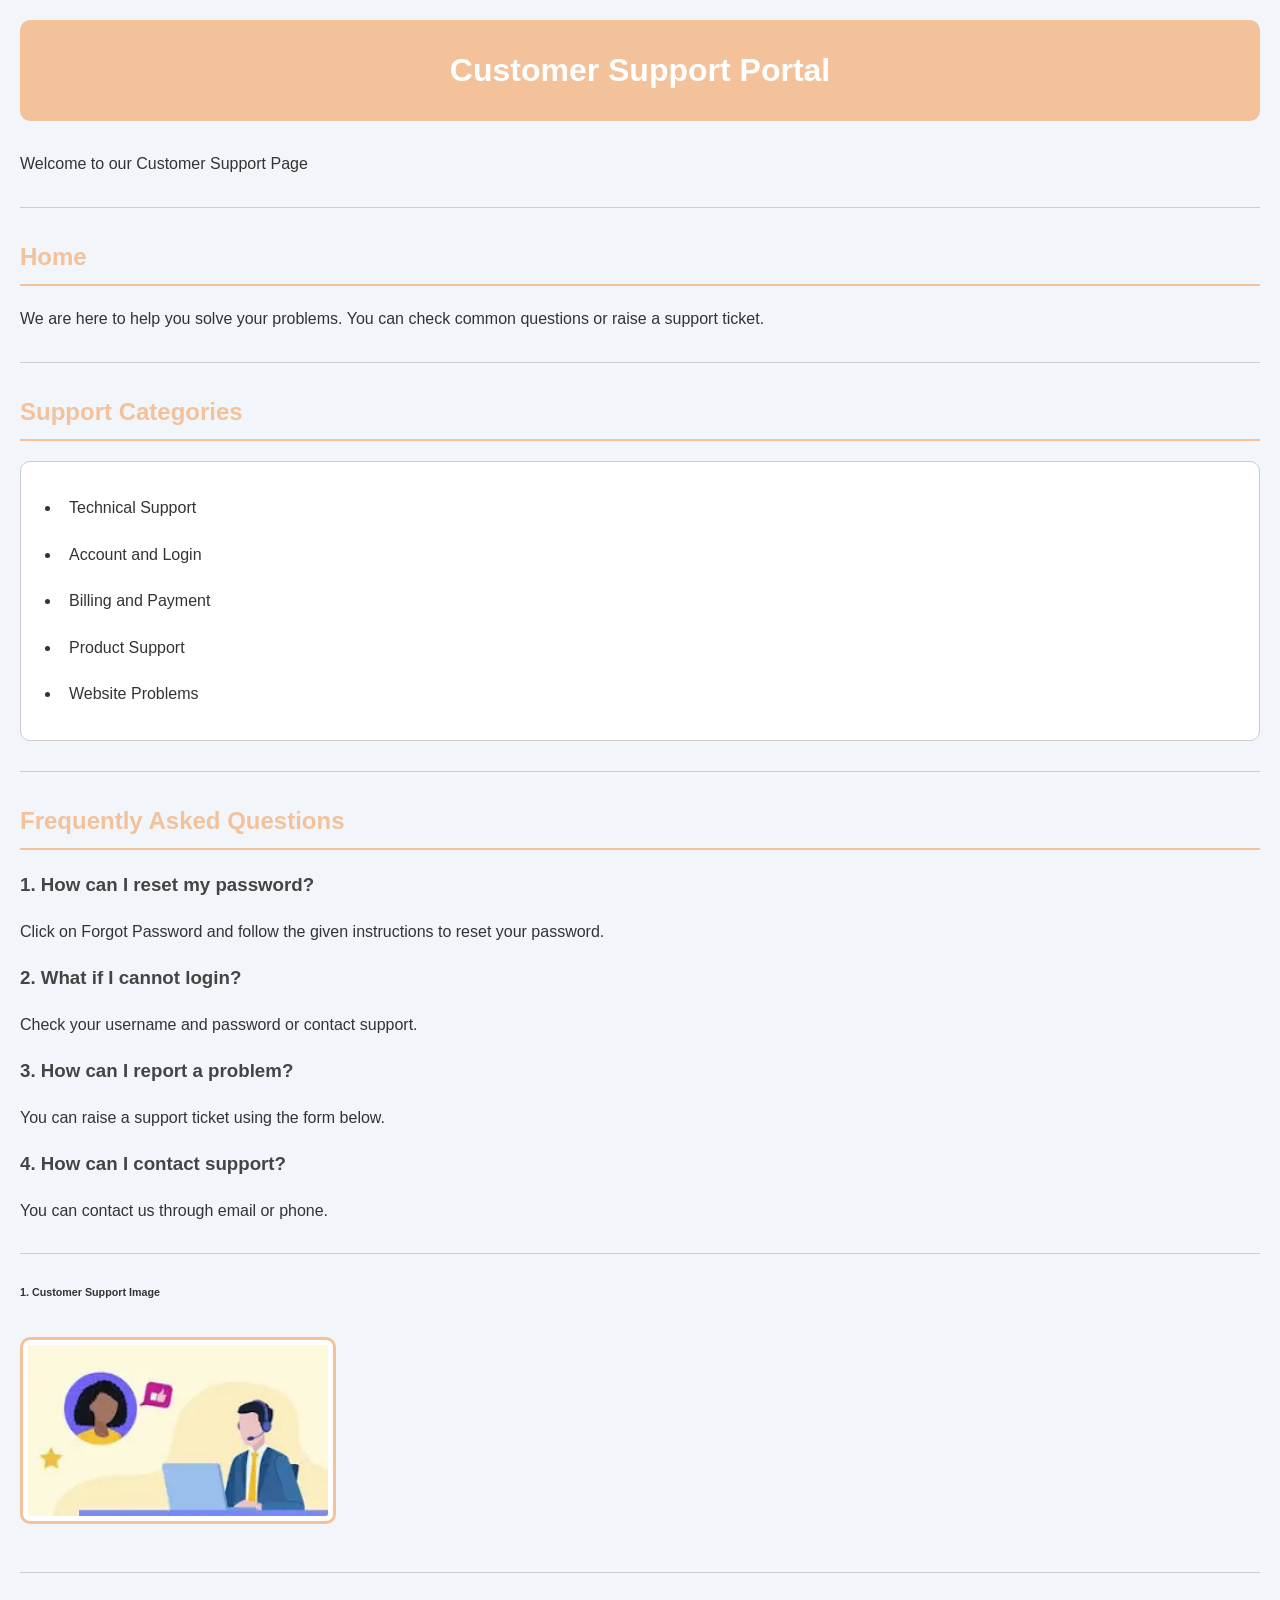
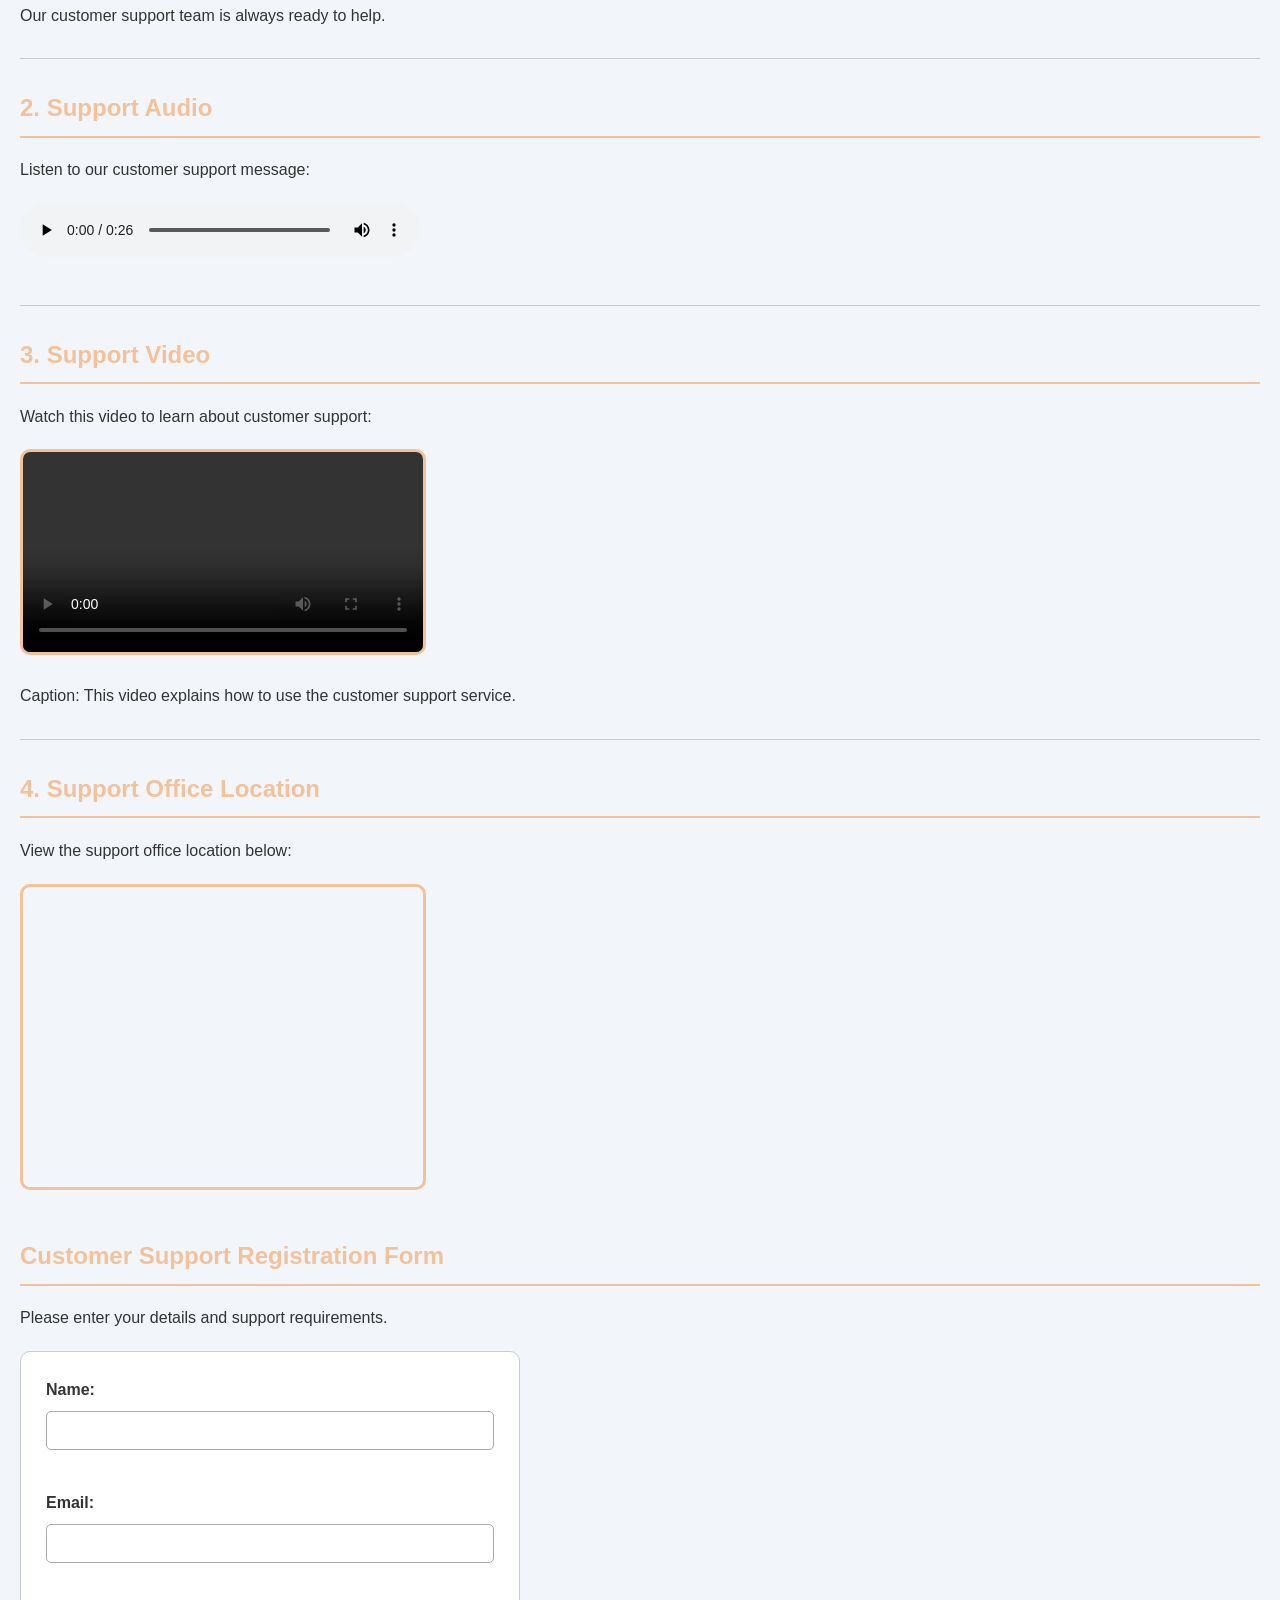
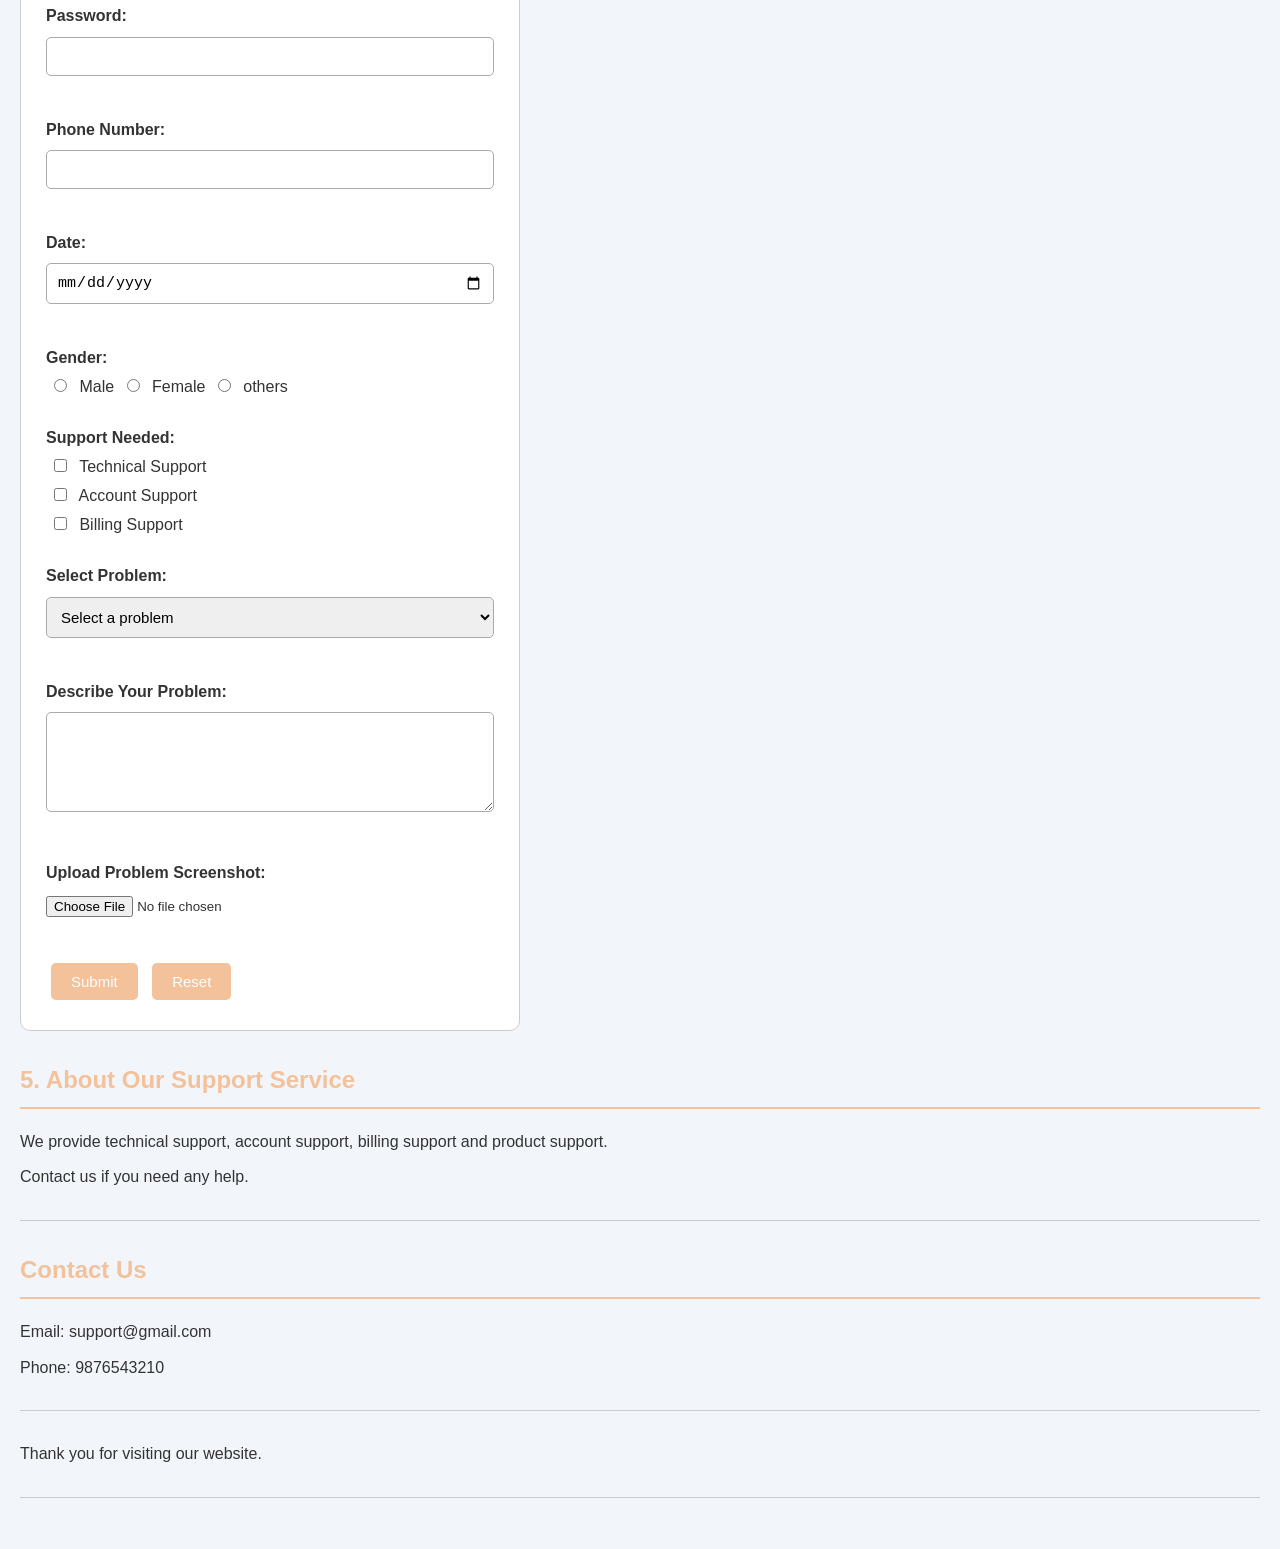
<file: practicum3.html>
<!DOCTYPE html>
<html>

<head>
    <title>Customer Support</title>
</head>

<body>
    <link rel="stylesheet" href="practicum4.css">
    <link rel="stylesheet" href="practicum5.css">

    <h1 class="relative">Customer Support Portal</h1>

    <p>Welcome to our Customer Support Page</p>

    <hr>

    <h2>Home</h2>

    <p>
        We are here to help you solve your problems.
        You can check common questions or raise a support ticket.
    </p>

    <hr>

    <h2>Support Categories</h2>

    <ul>
        <li>Technical Support</li>
        <li>Account and Login</li>
        <li>Billing and Payment</li>
        <li>Product Support</li>
        <li>Website Problems</li>
    </ul>

    <hr>

    <h2>Frequently Asked Questions</h2>

    <h3>1. How can I reset my password?</h3>
    <p>Click on Forgot Password and follow the given instructions to reset your password.</p>

    <h3>2. What if I cannot login?</h3>
    <p>Check your username and password or contact support.</p>

    <h3>3. How can I report a problem?</h3>
    <p>You can raise a support ticket using the form below.</p>

    <h3>4. How can I contact support?</h3>
    <p>You can contact us through email or phone.</p>

    
   

    <hr>

    <h6>1. Customer Support Image</h6>

    <img src="images/cus sup.webp">
         
         <hr>

    <p>
        Our customer support team is always ready to help.
    </p>

    <hr>

    <h2>2. Support Audio</h2>

    <p>Listen to our customer support message:</p>

    <audio controls>
        <source src="images/WhatsApp Audio 2026-11-21 at 9.15.18 PM.mpeg">
        
    </audio>

    <hr>

    <h2>3. Support Video</h2>

    <p>Watch this video to learn about customer support:</p>

    <video width="400" controls>
        <source src="images/WhatsApp Video 2026-11-21 at 9.17.54 PM.mp4">
        
    </video>

    <p>
        Caption: This video explains how to use the customer support service.
    </p>

    <hr>

    <h2>4. Support Office Location</h2>

    <p>View the support office location below:</p>

    <iframe
        src="https://www.google.com/maps?q=Chennai&output=embed"
        width="400"
        height="300"
        title="Customer Support Office Location">
    </iframe>

   

<h2>Customer Support Registration Form</h2>

<p>Please enter your details and support requirements.</p>

<form>

    
    <label>Name:</label>
    <br>
    <input type="text" name="name" required>

    <br><br>

    
    <label>Email:</label>
    <br>
    <input type="email" name="email" required>

    <br><br>

    
    <label>Password:</label>
    <br>
    <input type="password" name="password" required>

    <br><br>

    
    <label>Phone Number:</label>
    <br>
    <input type="number" name="phone" minlength="10" required>

    <br><br>

    
    <label>Date:</label>
    <br>
    <input type="date" name="date" required>

    <br><br>

    
    <label>Gender:</label>
    <br>

    <input type="radio" name="gender" value="male">
    Male

    <input type="radio" name="gender" value="female">
    Female

    <input type="radio" name="gender" value="others">
    others

    <br><br>

    
    <label>Support Needed:</label>
    <br>

    <input type="checkbox" name="support" value="technical">
    Technical Support

    <br>

    <input type="checkbox" name="support" value="account">
    Account Support

    <br>

    <input type="checkbox" name="support" value="billing">
    Billing Support

    <br><br>

    
    <label>Select Problem:</label>
    <br>

    <select name="problem" required>

        <option value="">Select a problem</option>
        <option value="login">Login Problem</option>
        <option value="technical">Technical Problem</option>
        <option value="payment">Payment Problem</option>
        <option value="product">Product Problem</option>

    </select>

    <br><br>

    
    <label>Describe Your Problem:</label>
    <br>

    <textarea name="description"
              rows="5"
              cols="40"
              required></textarea>

    <br><br>

    
    <label>Upload Problem Screenshot:</label>
    <br>

    <input type="file" name="file">

    <br><br>

   
    <input type="submit" value="Submit">

    <input type="reset" value="Reset">

</form>


<h2>5. About Our Support Service</h2>

    <p>
        We provide technical support, account support,
        billing support and product support.
    </p>

    <p>
        Contact us if you need any help.
    </p>

    <hr>

    <h2>Contact Us</h2>

    <p>Email: support@gmail.com</p>
    <p>Phone: 9876543210</p>

    <hr>

    <p>Thank you for visiting our website.</p>


<hr>
</body>
</html>
</file>
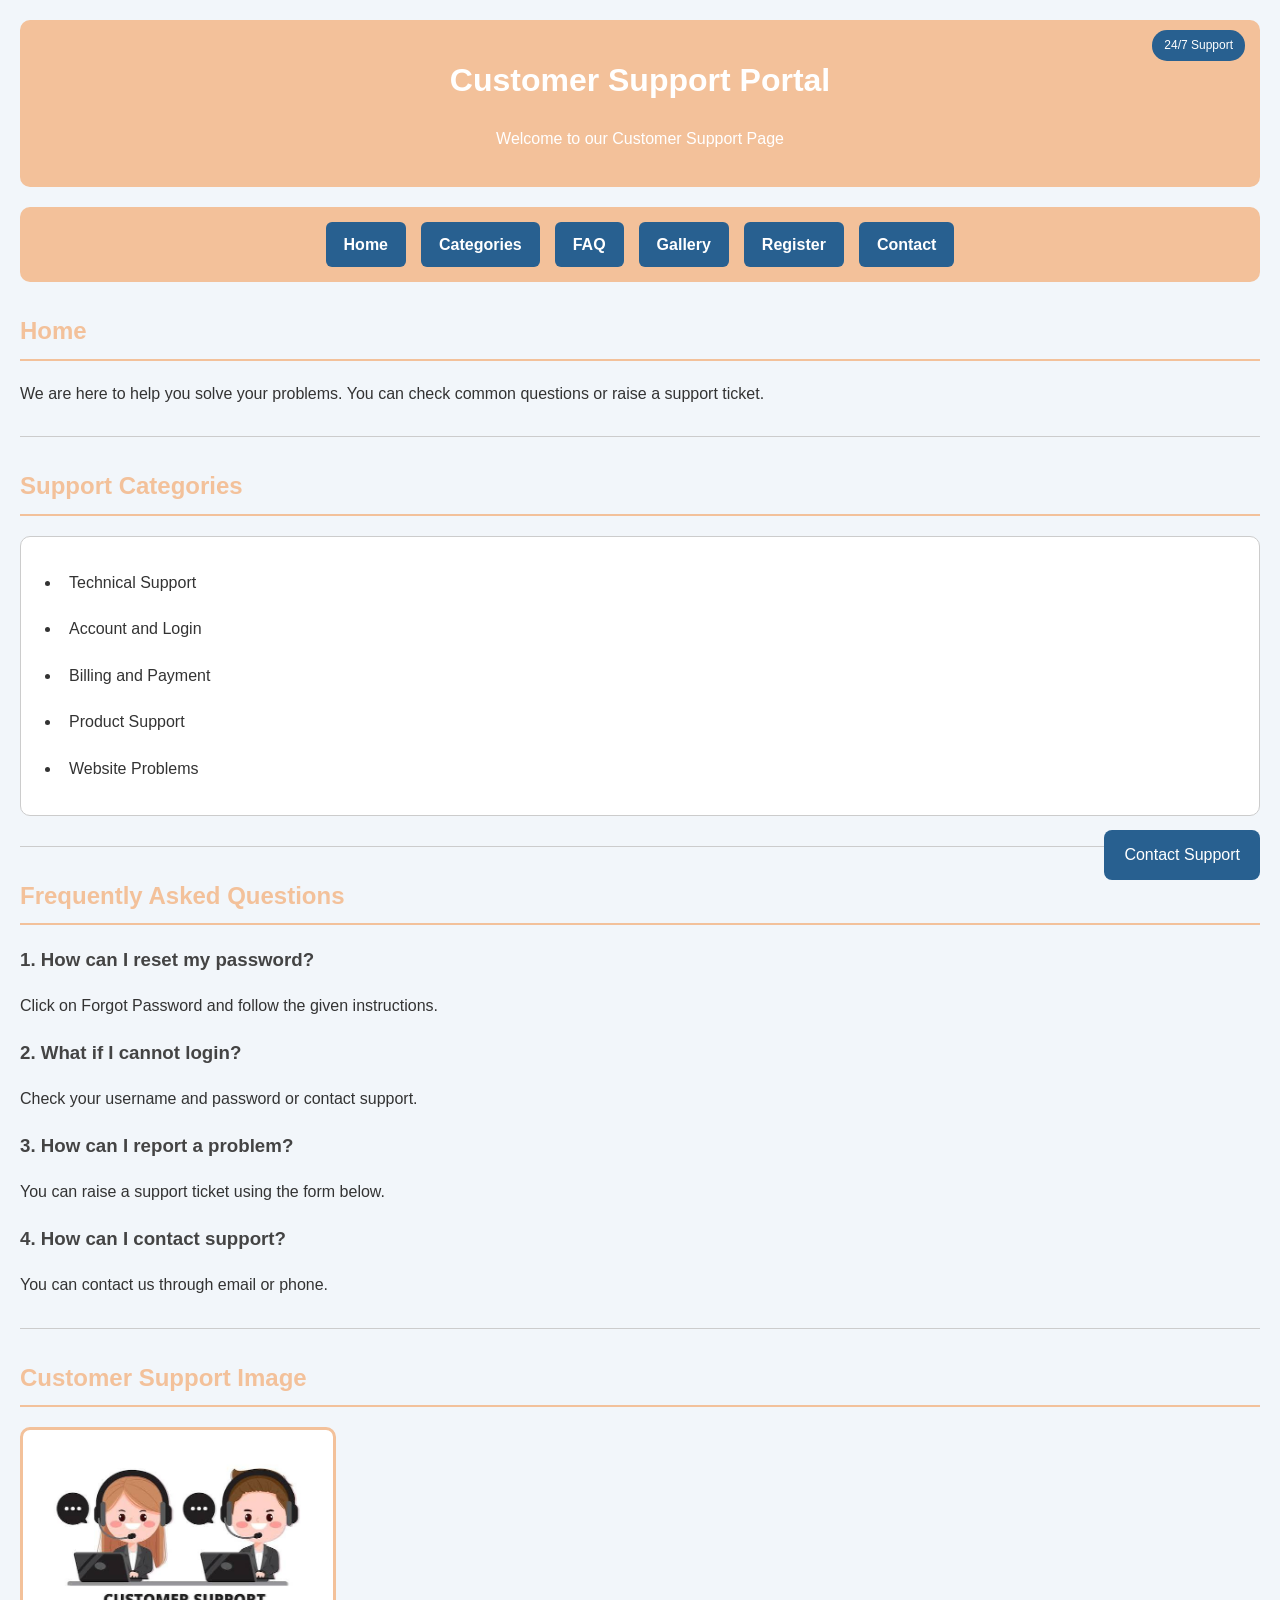
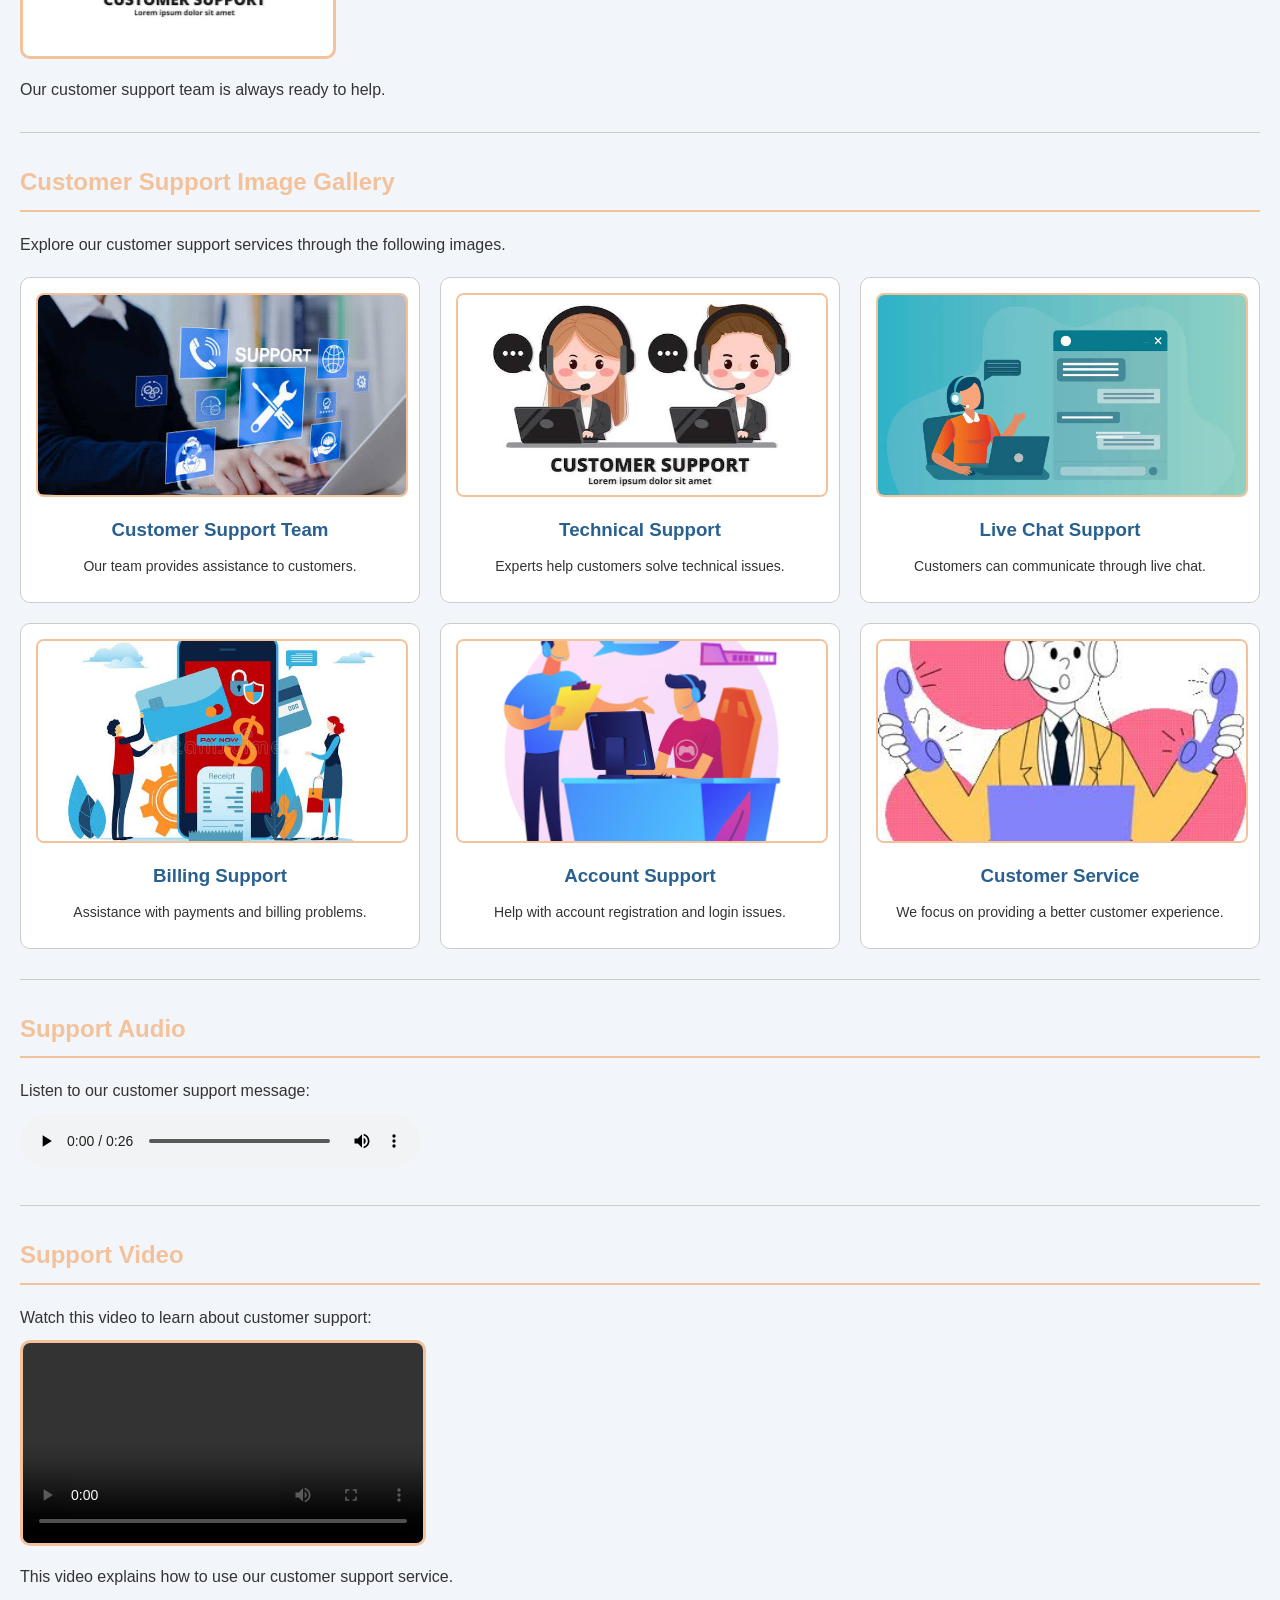
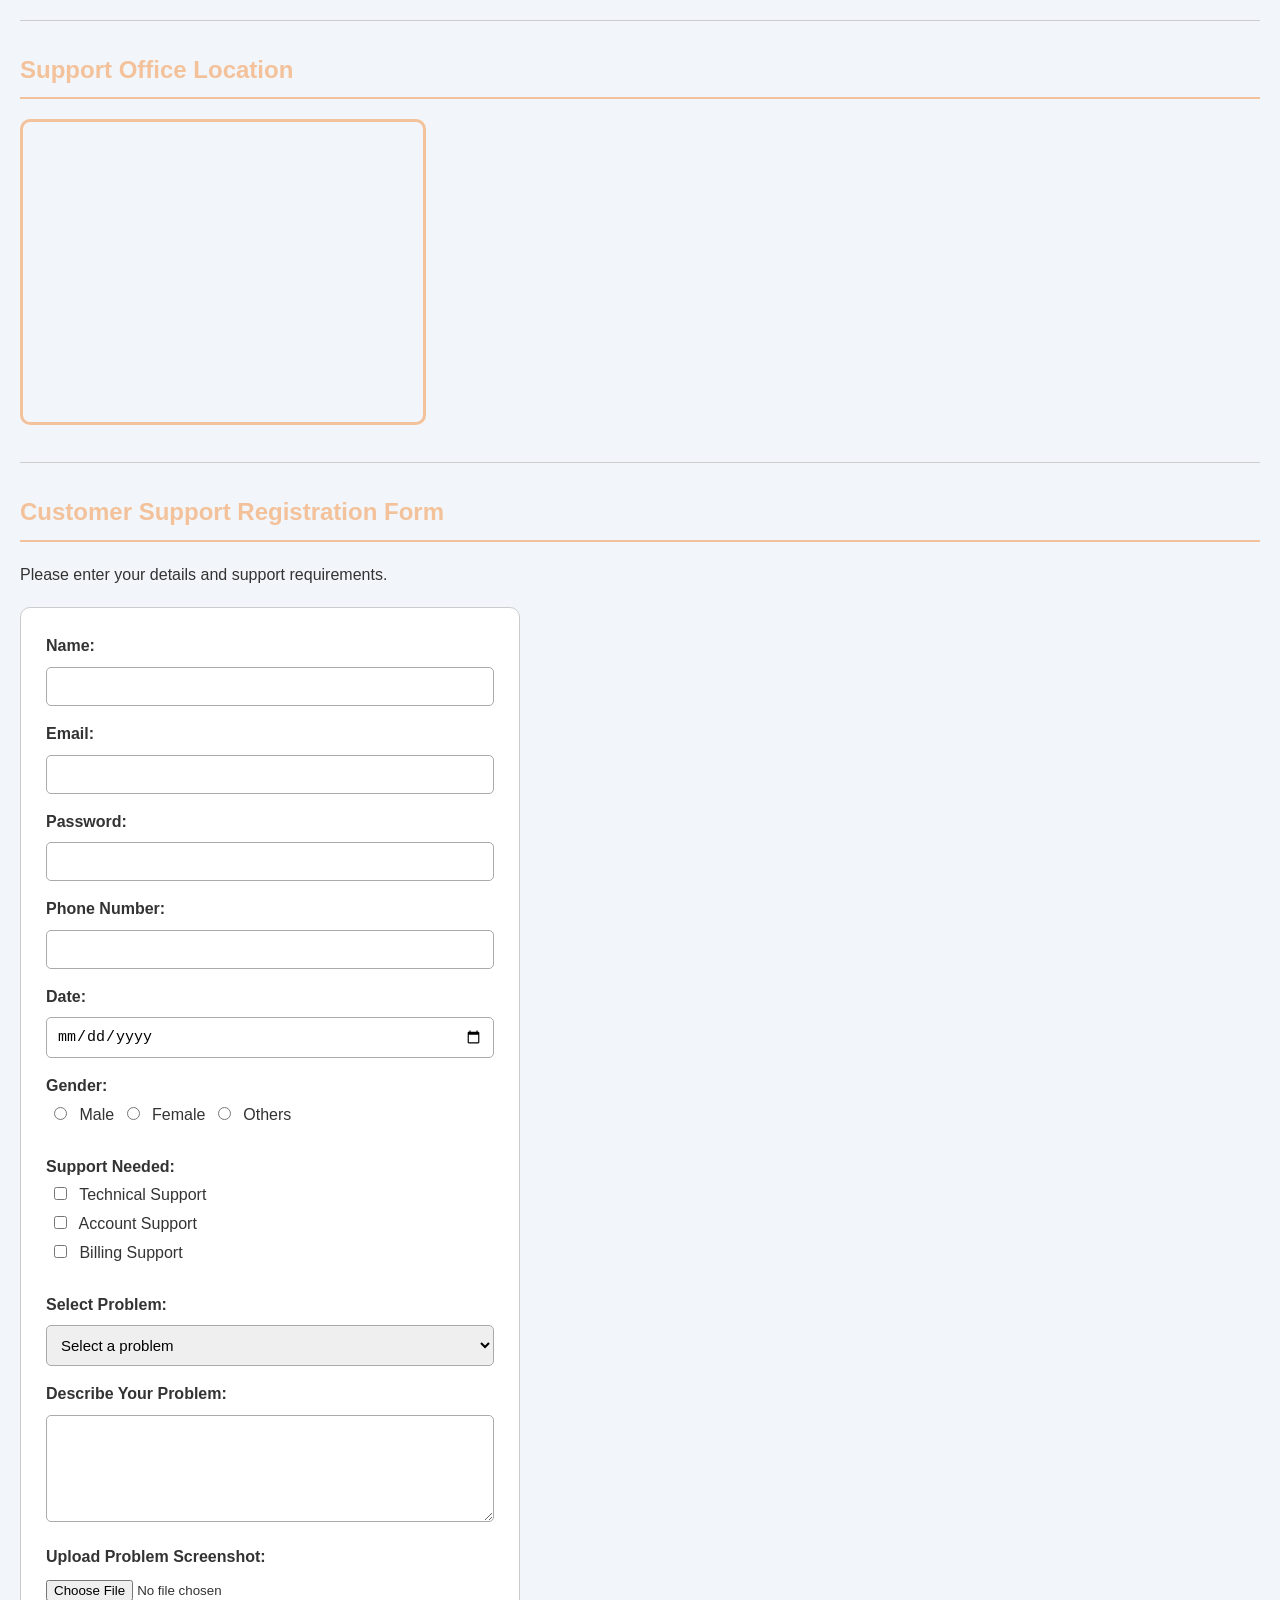
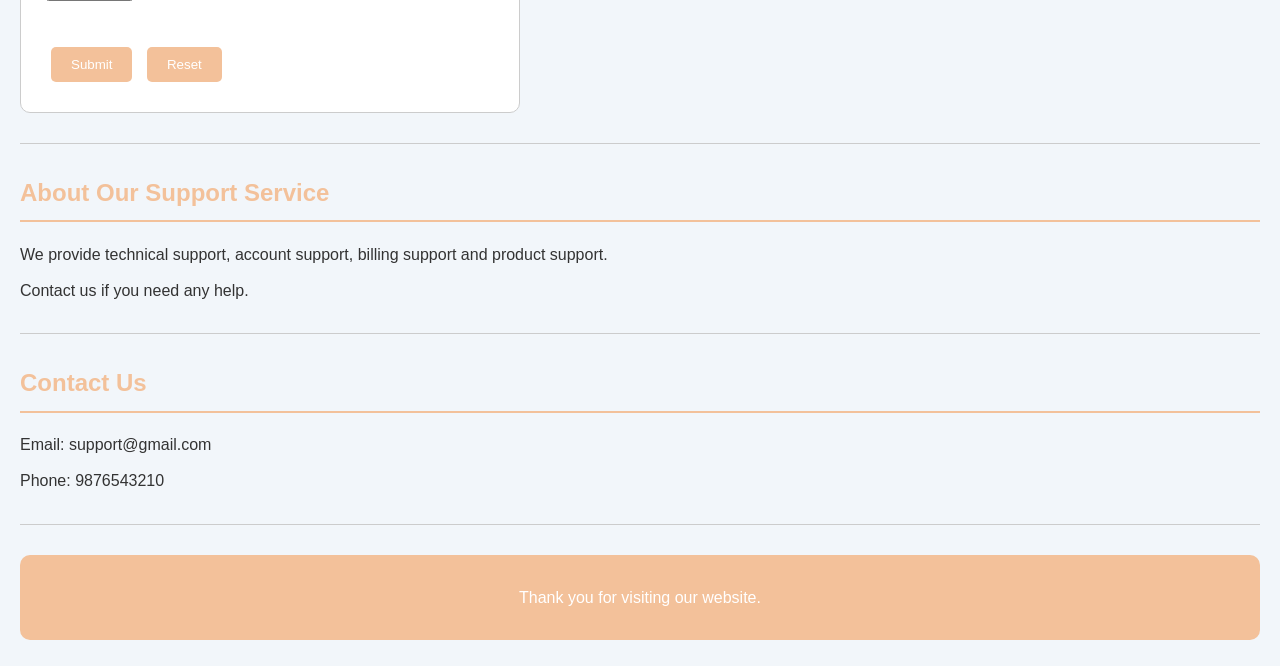
<file: practicum7.html>
<!DOCTYPE html>
<html>

<head>
    <title>Customer Support Portal</title>
    <link rel="stylesheet" href="practicum7.css">
</head>

<body>

    <!-- Header -->
    <header class="header">
        <h1>Customer Support Portal</h1>
        <p>Welcome to our Customer Support Page</p>
        <span class="notification">24/7 Support</span>
    </header>

    <!-- Navigation -->
    <nav>
        <a href="#home">Home</a>
        <a href="#categories">Categories</a>
        <a href="#faq">FAQ</a>
        <a href="#gallery">Gallery</a>
        <a href="#register">Register</a>
        <a href="#contact">Contact</a>
    </nav>

    <!-- Home -->
    <section id="home">

        <h2>Home</h2>

        <p>
            We are here to help you solve your problems.
            You can check common questions or raise a support ticket.
        </p>

    </section>

    <hr>

    <!-- Support Categories -->
    <section id="categories">

        <h2>Support Categories</h2>

        <ul>
            <li>Technical Support</li>
            <li>Account and Login</li>
            <li>Billing and Payment</li>
            <li>Product Support</li>
            <li>Website Problems</li>
        </ul>

    </section>

    <hr>

    <!-- FAQ -->
    <section id="faq">

        <h2>Frequently Asked Questions</h2>

        <h3>1. How can I reset my password?</h3>
        <p>Click on Forgot Password and follow the given instructions.</p>

        <h3>2. What if I cannot login?</h3>
        <p>Check your username and password or contact support.</p>

        <h3>3. How can I report a problem?</h3>
        <p>You can raise a support ticket using the form below.</p>

        <h3>4. How can I contact support?</h3>
        <p>You can contact us through email or phone.</p>

    </section>

    <hr>

    <!-- Customer Support Image -->
    <section>

        <h2>Customer Support Image</h2>

        <img src="images\cus.jpg"
             alt="Customer Support Team"
             width="300">

        <p>Our customer support team is always ready to help.</p>

    </section>

    <hr>

    <!-- Image Gallery -->
    <section id="gallery">

        <h2>Customer Support Image Gallery</h2>

        <p>
            Explore our customer support services through
            the following images.
        </p>

        <div class="gallery">

            <div class="gallery-item">
                <img src="images\supp.jpg" alt="Support Team">
                <h3>Customer Support Team</h3>
                <p>Our team provides assistance to customers.</p>
            </div>

            <div class="gallery-item">
                <img src="images\cus.jpg" alt="Technical Support">
                <h3>Technical Support</h3>
                <p>Experts help customers solve technical issues.</p>
            </div>

            <div class="gallery-item">
                <img src="images\chat.jpg" alt="Live Chat">
                <h3>Live Chat Support</h3>
                <p>Customers can communicate through live chat.</p>
            </div>

            <div class="gallery-item">
                <img src="images\bill.jpg" alt="Billing Support">
                <h3>Billing Support</h3>
                <p>Assistance with payments and billing problems.</p>
            </div>

            <div class="gallery-item">
                <img src="images\acc" alt="Account Support">
                <h3>Account Support</h3>
                <p>Help with account registration and login issues.</p>
            </div>

            <div class="gallery-item">
                <img src="images\cus service.jpg" alt="Customer Service">
                <h3>Customer Service</h3>
                <p>We focus on providing a better customer experience.</p>
            </div>

        </div>

    </section>

    <hr>

    <!-- Audio -->
    <section>

        <h2>Support Audio</h2>

        <p>Listen to our customer support message:</p>

        <audio controls>
            <source src="images\WhatsApp Audio 2026-11-21 at 9.15.18 PM.mpeg" type="audio/mpeg">
        </audio>

    </section>

    <hr>

    <!-- Video -->
    <section>

        <h2>Support Video</h2>

        <p>Watch this video to learn about customer support:</p>

        <video width="400" controls>
            <source src="images\WhatsApp Video 2026-11-21 at 9.17.54 PM.mp4" type="video/mp4">
        </video>

        <p>This video explains how to use our customer support service.</p>

    </section>

    <hr>

    <!-- Office Location -->
    <section>

        <h2>Support Office Location</h2>

        <iframe
            src="https://www.google.com/maps?q=Chennai&output=embed"
            width="400"
            height="300"
            title="Customer Support Office Location">
        </iframe>

    </section>

    <hr>

    <!-- Registration Form -->
    <section id="register">

        <h2>Customer Support Registration Form</h2>

        <p>Please enter your details and support requirements.</p>

        <form>

            <label>Name:</label>
            <input type="text" name="name" required>

            <label>Email:</label>
            <input type="email" name="email" required>

            <label>Password:</label>
            <input type="password" name="password" required>

            <label>Phone Number:</label>
            <input type="tel" name="phone"
                   pattern="[0-9]{10}" required>

            <label>Date:</label>
            <input type="date" name="date" required>

            <label>Gender:</label><br>

            <input type="radio" name="gender" value="male"> Male

            <input type="radio" name="gender" value="female"> Female

            <input type="radio" name="gender" value="others"> Others

            <br><br>

            <label>Support Needed:</label><br>

            <input type="checkbox" name="support" value="technical">
            Technical Support<br>

            <input type="checkbox" name="support" value="account">
            Account Support<br>

            <input type="checkbox" name="support" value="billing">
            Billing Support<br><br>

            <label>Select Problem:</label>

            <select name="problem" required>
                <option value="">Select a problem</option>
                <option value="login">Login Problem</option>
                <option value="technical">Technical Problem</option>
                <option value="payment">Payment Problem</option>
                <option value="product">Product Problem</option>
            </select>

            <label>Describe Your Problem:</label>

            <textarea name="description"
                      rows="5"
                      required></textarea>

            <label>Upload Problem Screenshot:</label>

            <input type="file" name="file">

            <br><br>

            <input type="submit" value="Submit">
            <input type="reset" value="Reset">

        </form>

    </section>

    <hr>

    <!-- About -->
    <section>

        <h2>About Our Support Service</h2>

        <p>
            We provide technical support, account support,
            billing support and product support.
        </p>

        <p>Contact us if you need any help.</p>

    </section>

    <hr>

    <!-- Contact -->
    <section id="contact">

        <h2>Contact Us</h2>

        <p>Email: support@gmail.com</p>
        <p>Phone: 9876543210</p>

    </section>

    <hr>

    <footer>
        <p>Thank you for visiting our website.</p>
    </footer>

    <!-- Fixed Support Button -->
    <a href="#contact" class="fixed-button">Contact Support</a>

</body>
</html>
</file>
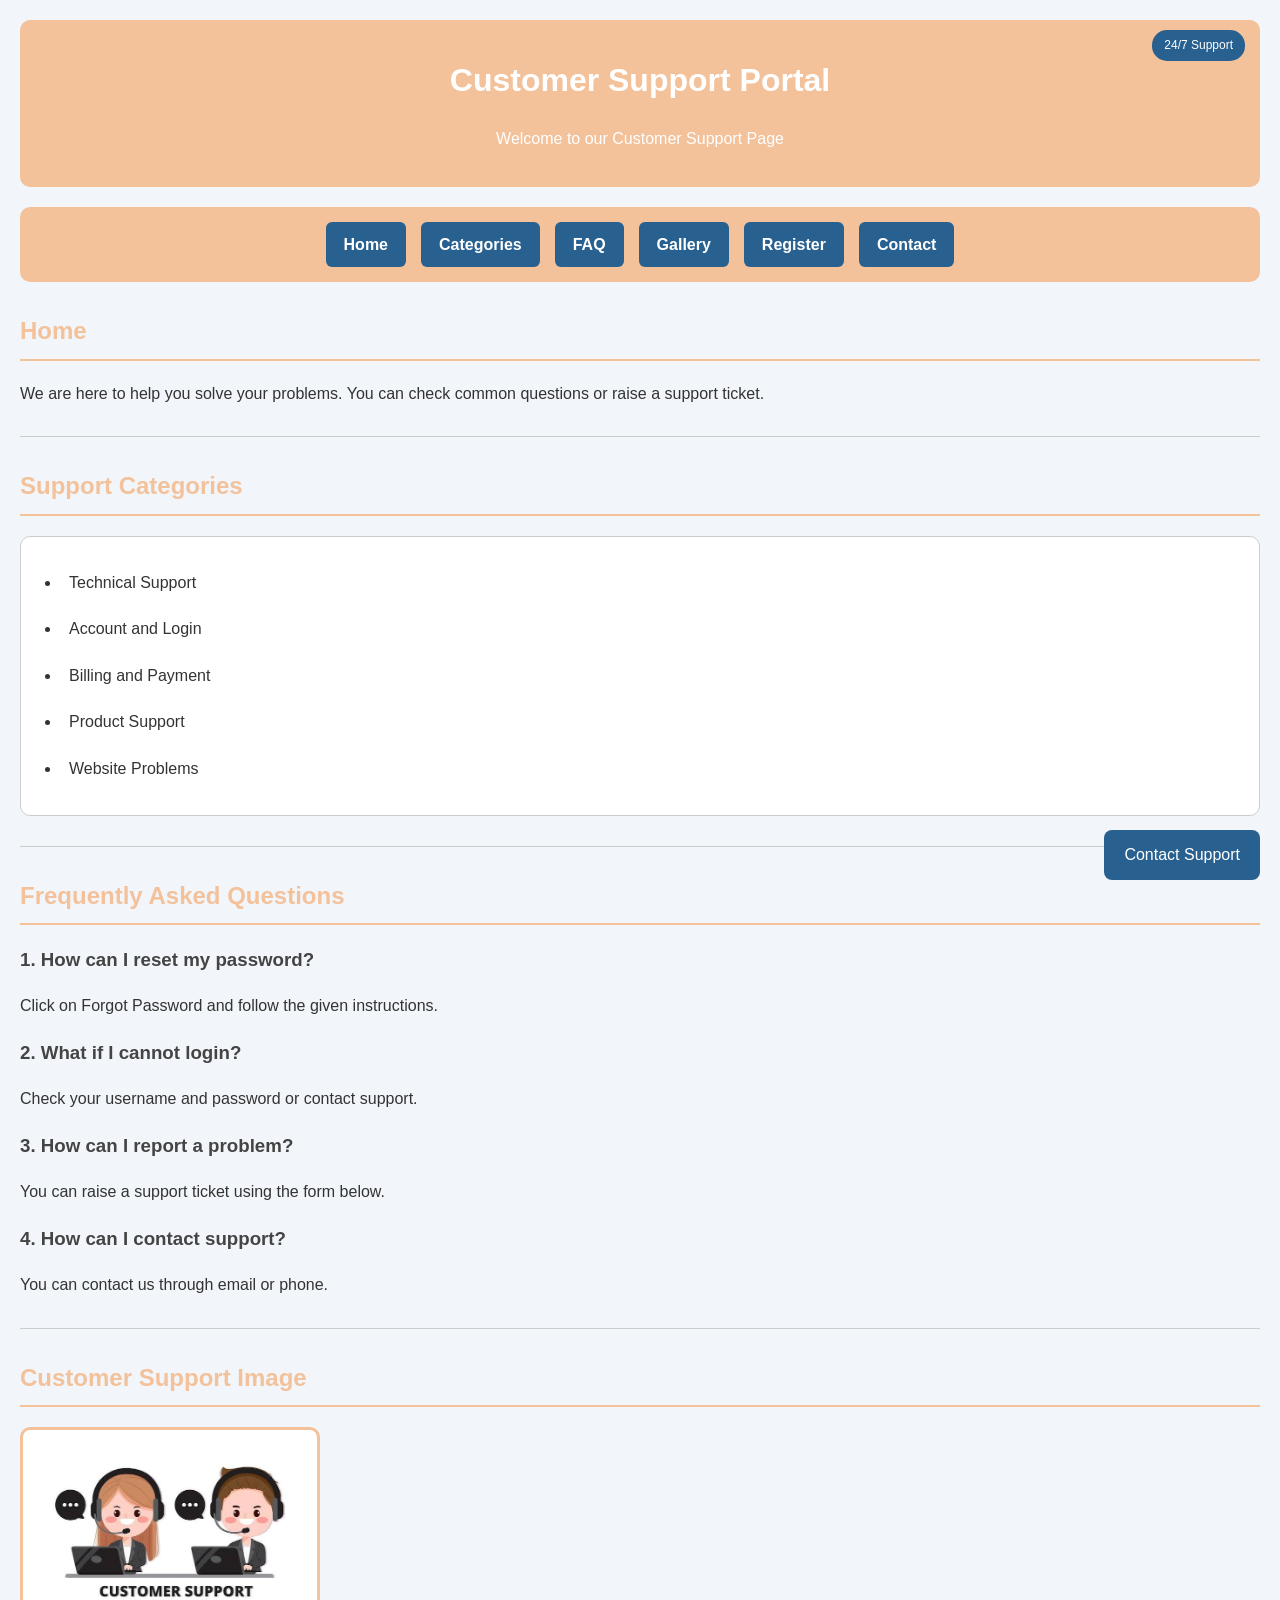
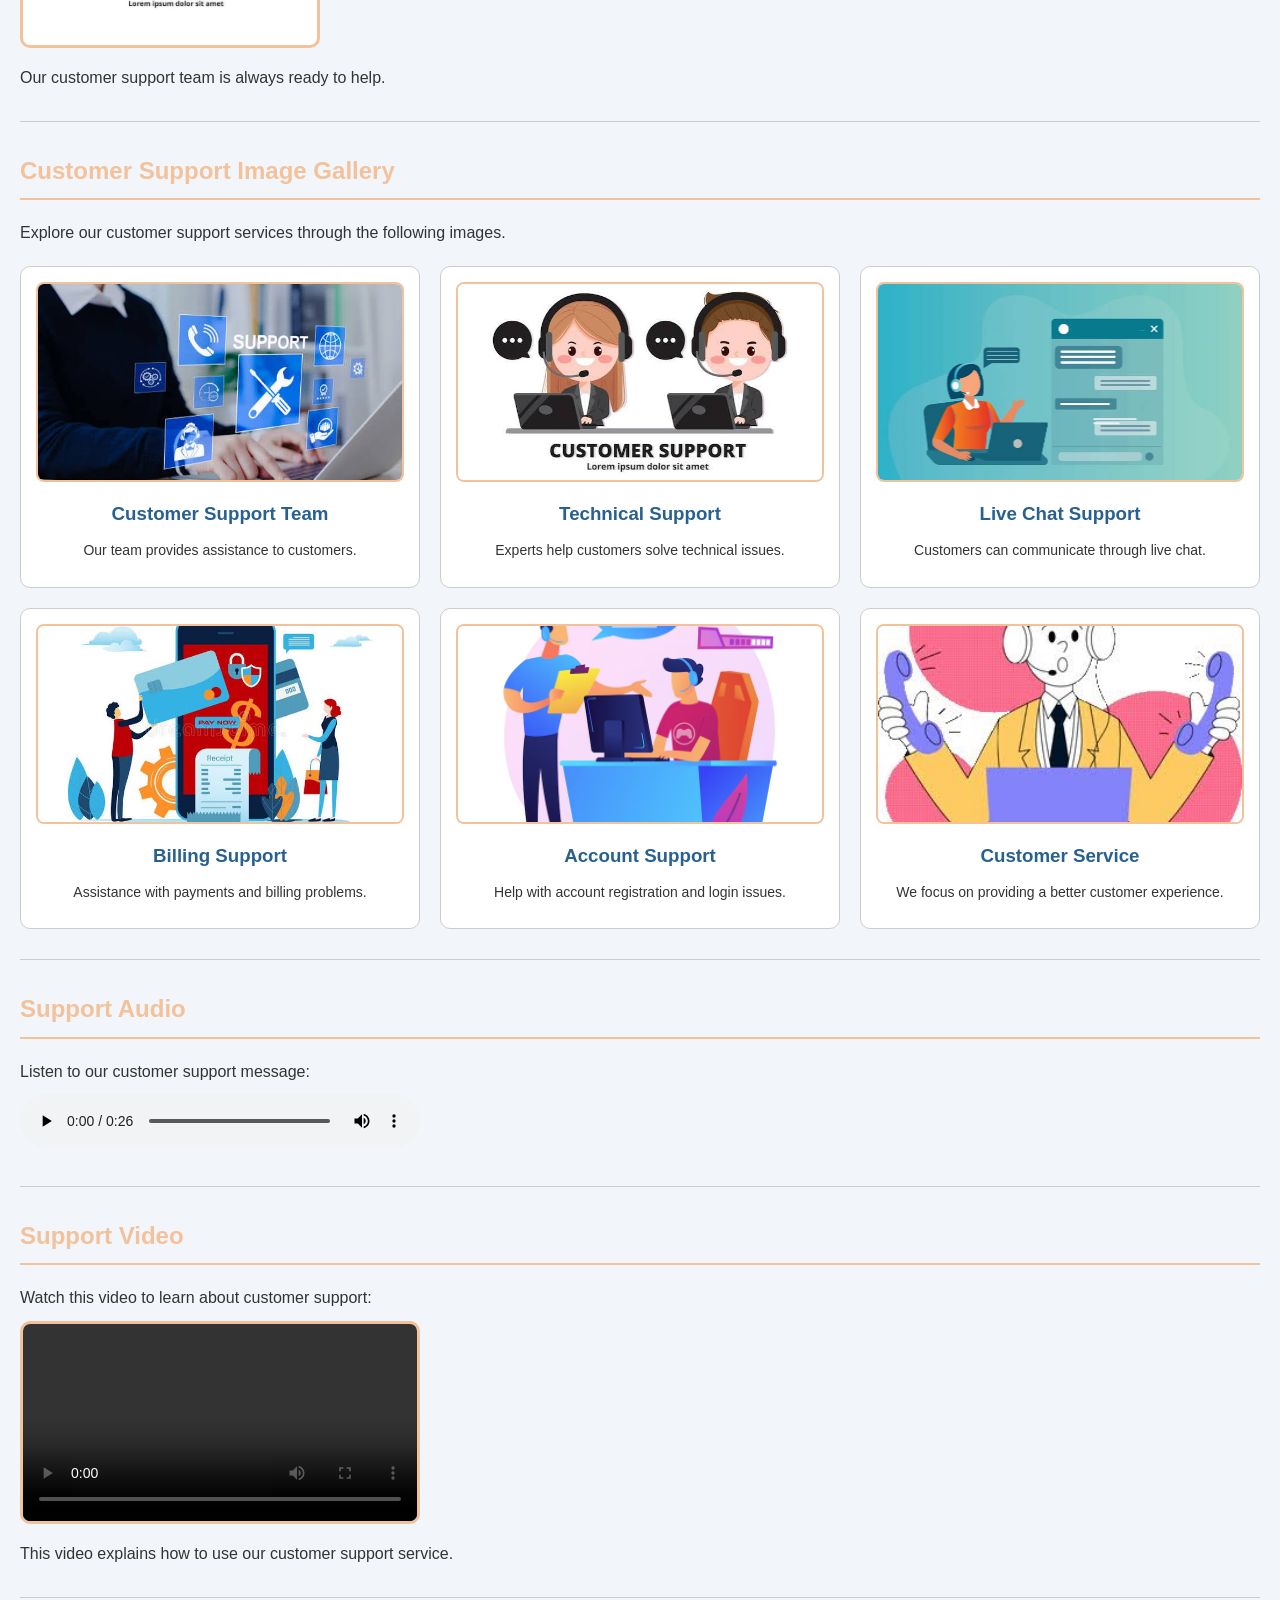
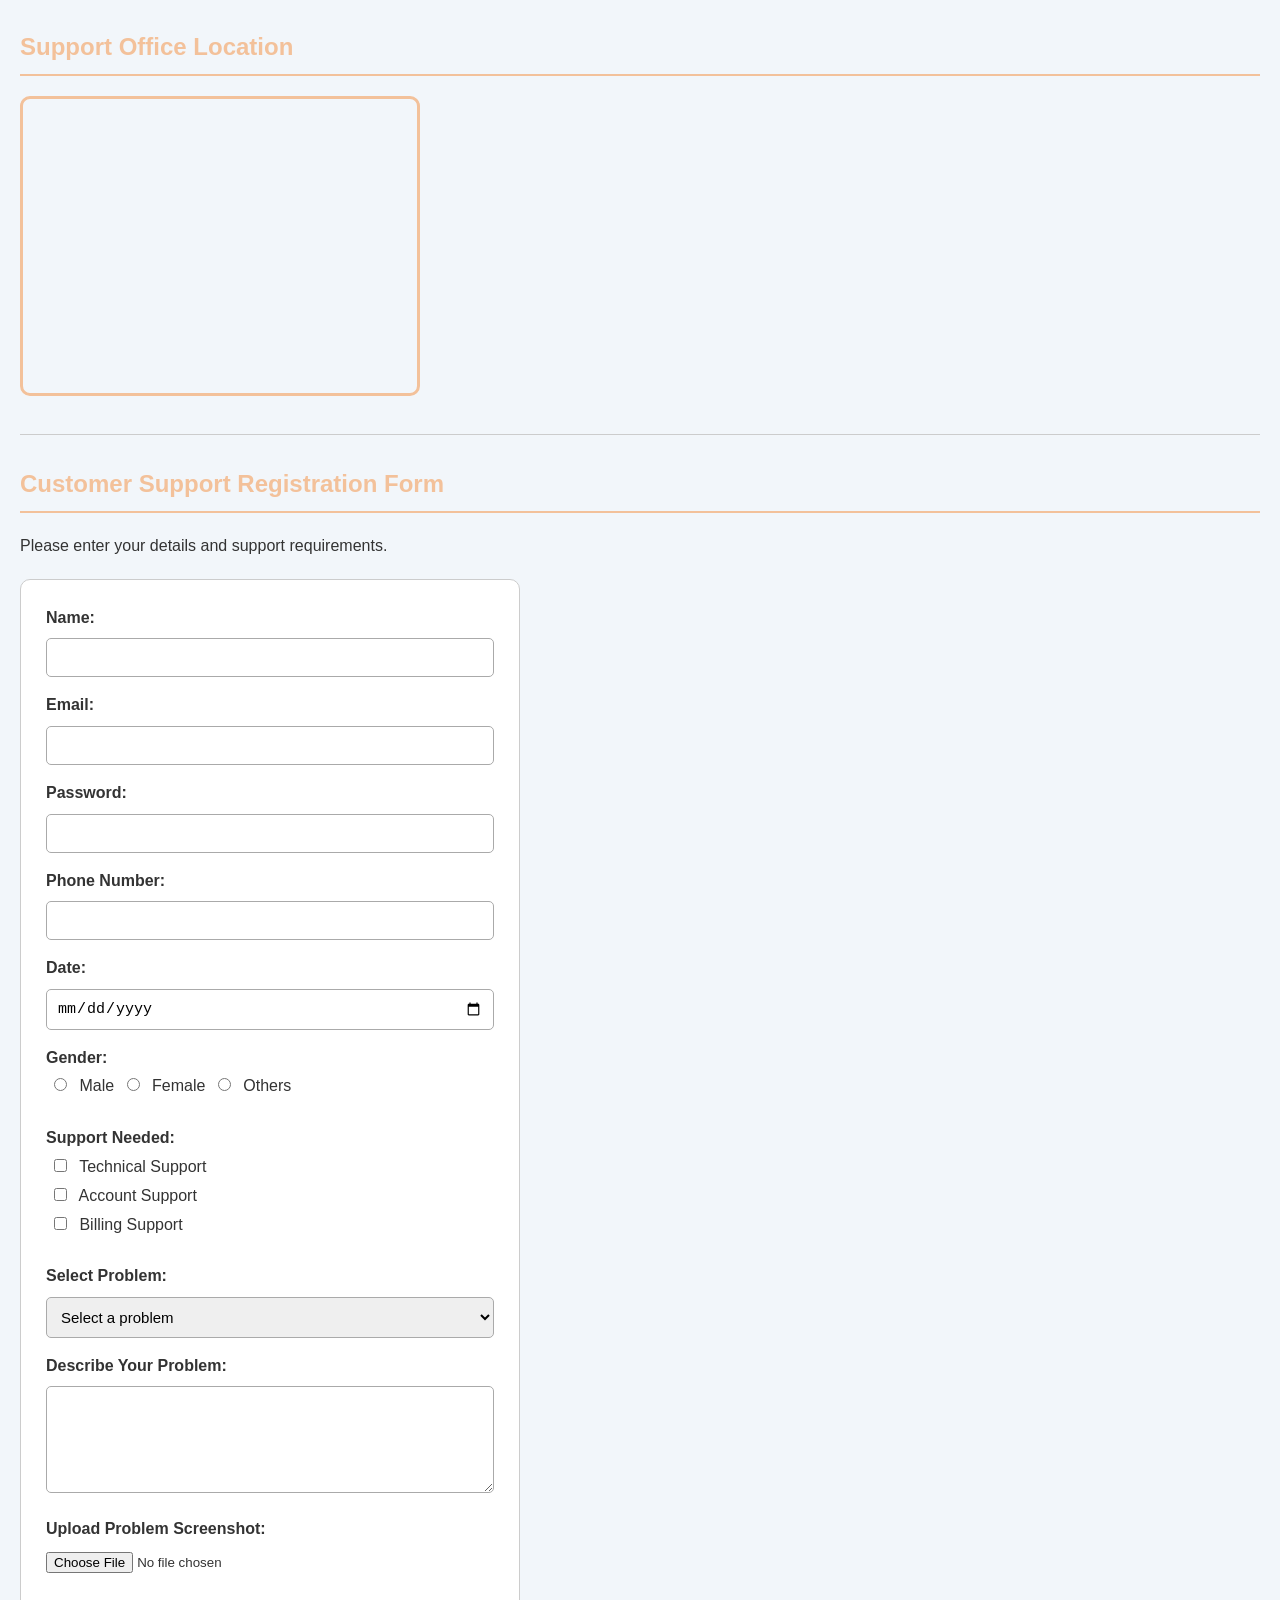
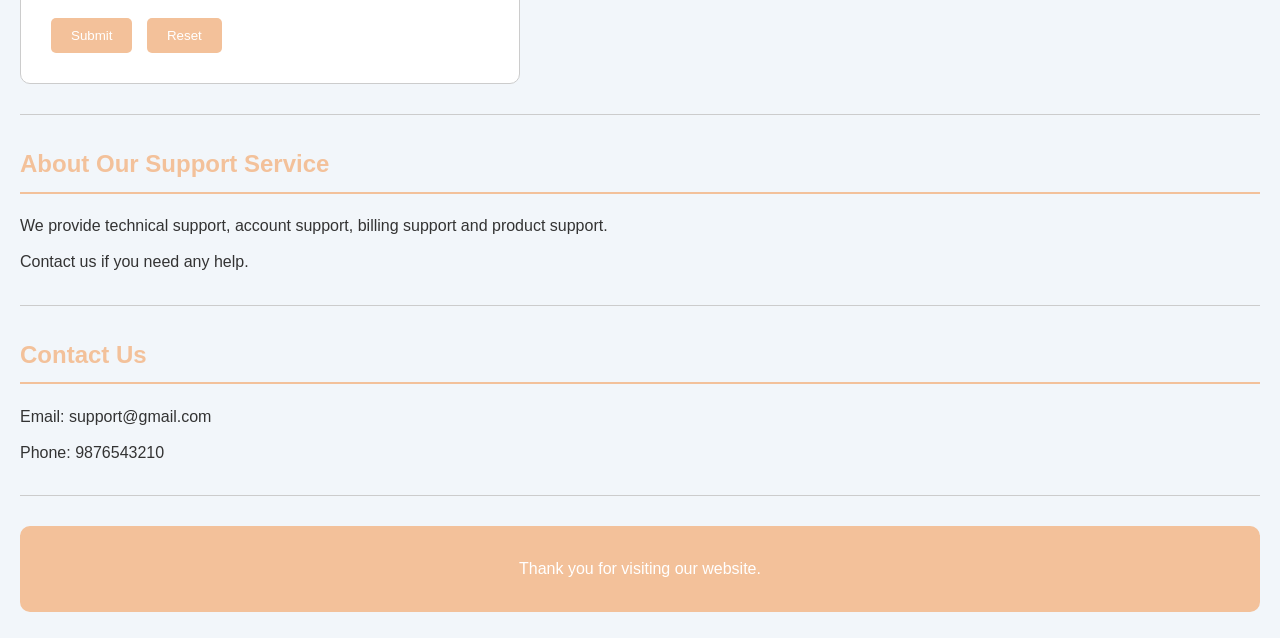
<file: practicum8.html>
<!DOCTYPE html>
<html>

<head>
    <title>Customer Support Portal</title>
    <meta name="viewport" content="width=device-width, initial-scale=1.0">
    <link rel="stylesheet" href="practicum8.css">
</head>

<body>

    <!-- Header -->
    <header class="header">
        <h1>Customer Support Portal</h1>
        <p>Welcome to our Customer Support Page</p>
        <span class="notification">24/7 Support</span>
    </header>

    <!-- Navigation -->
    <nav>
        <a href="#home">Home</a>
        <a href="#categories">Categories</a>
        <a href="#faq">FAQ</a>
        <a href="#gallery">Gallery</a>
        <a href="#register">Register</a>
        <a href="#contact">Contact</a>
    </nav>

    <!-- Home -->
    <section id="home">

        <h2>Home</h2>

        <p>
            We are here to help you solve your problems.
            You can check common questions or raise a support ticket.
        </p>

    </section>

    <hr>

    <!-- Support Categories -->
    <section id="categories">

        <h2>Support Categories</h2>

        <ul>
            <li>Technical Support</li>
            <li>Account and Login</li>
            <li>Billing and Payment</li>
            <li>Product Support</li>
            <li>Website Problems</li>
        </ul>

    </section>

    <hr>

    <!-- FAQ -->
    <section id="faq">

        <h2>Frequently Asked Questions</h2>

        <h3>1. How can I reset my password?</h3>
        <p>Click on Forgot Password and follow the given instructions.</p>

        <h3>2. What if I cannot login?</h3>
        <p>Check your username and password or contact support.</p>

        <h3>3. How can I report a problem?</h3>
        <p>You can raise a support ticket using the form below.</p>

        <h3>4. How can I contact support?</h3>
        <p>You can contact us through email or phone.</p>

    </section>

    <hr>

    <!-- Customer Support Image -->
    <section>

        <h2>Customer Support Image</h2>

        <img src="images\cus.jpg"
             alt="Customer Support Team">

        <p>Our customer support team is always ready to help.</p>

    </section>

    <hr>

    <!-- Image Gallery -->
    <section id="gallery">

        <h2>Customer Support Image Gallery</h2>

        <p>
            Explore our customer support services through
            the following images.
        </p>

        <div class="gallery">

            <div class="gallery-item">
                <img src="images/supp.jpg"Support Team">
                <h3>Customer Support Team</h3>
                <p>Our team provides assistance to customers.</p>
            </div>

            <div class="gallery-item">
                <img src="images\cus.jpg" alt="Technical Support">
                <h3>Technical Support</h3>
                <p>Experts help customers solve technical issues.</p>
            </div>

            <div class="gallery-item">
                <img src="images/chat.jpg" alt="Live Chat">
                <h3>Live Chat Support</h3>
                <p>Customers can communicate through live chat.</p>
            </div>

            <div class="gallery-item">
                <img src="images\bill.jpg" alt="Billing Support">
                <h3>Billing Support</h3>
                <p>Assistance with payments and billing problems.</p>
            </div>

            <div class="gallery-item">
                <img src="images\acc" alt="Account Support">
                <h3>Account Support</h3>
                <p>Help with account registration and login issues.</p>
            </div>

            <div class="gallery-item">
                <img src="images\cus service.jpg" alt="Customer Service">
                <h3>Customer Service</h3>
                <p>We focus on providing a better customer experience.</p>
            </div>

        </div>

    </section>

    <hr>

    <!-- Audio -->
    <section>

        <h2>Support Audio</h2>

        <p>Listen to our customer support message:</p>

        <audio controls>
            <source src="images\WhatsApp Audio 2026-11-21 at 9.15.18 PM.mpeg" type="audio/mpeg">
        </audio>

    </section>

    <hr>

    <!-- Video -->
    <section>

        <h2>Support Video</h2>

        <p>Watch this video to learn about customer support:</p>

        <video controls>
            <source src="images\WhatsApp Video 2026-11-21 at 9.17.54 PM.mp4" type="video/mp4">
        </video>

        <p>This video explains how to use our customer support service.</p>

    </section>

    <hr>

    <!-- Office Location -->
    <section>

        <h2>Support Office Location</h2>

        <iframe
            src="https://www.google.com/maps?q=Chennai&output=embed"
            title="Customer Support Office Location">
        </iframe>

    </section>

    <hr>

    <!-- Registration Form -->
    <section id="register">

        <h2>Customer Support Registration Form</h2>

        <p>Please enter your details and support requirements.</p>

        <form>

            <label>Name:</label>
            <input type="text" name="name" required>

            <label>Email:</label>
            <input type="email" name="email" required>

            <label>Password:</label>
            <input type="password" name="password" required>

            <label>Phone Number:</label>
            <input type="tel" name="phone"
                   pattern="[0-9]{10}" required>

            <label>Date:</label>
            <input type="date" name="date" required>

            <label>Gender:</label><br>

            <input type="radio" name="gender" value="male"> Male

            <input type="radio" name="gender" value="female"> Female

            <input type="radio" name="gender" value="others"> Others

            <br><br>

            <label>Support Needed:</label><br>

            <input type="checkbox" name="support" value="technical">
            Technical Support<br>

            <input type="checkbox" name="support" value="account">
            Account Support<br>

            <input type="checkbox" name="support" value="billing">
            Billing Support<br><br>

            <label>Select Problem:</label>

            <select name="problem" required>
                <option value="">Select a problem</option>
                <option value="login">Login Problem</option>
                <option value="technical">Technical Problem</option>
                <option value="payment">Payment Problem</option>
                <option value="product">Product Problem</option>
            </select>

            <label>Describe Your Problem:</label>

            <textarea name="description"
                      rows="5"
                      required></textarea>

            <label>Upload Problem Screenshot:</label>

            <input type="file" name="file">

            <br><br>

            <input type="submit" value="Submit">
            <input type="reset" value="Reset">

        </form>

    </section>

    <hr>

    <!-- About -->
    <section>

        <h2>About Our Support Service</h2>

        <p>
            We provide technical support, account support,
            billing support and product support.
        </p>

        <p>Contact us if you need any help.</p>

    </section>

    <hr>

    <!-- Contact -->
    <section id="contact">

        <h2>Contact Us</h2>

        <p>Email: support@gmail.com</p>
        <p>Phone: 9876543210</p>

    </section>

    <hr>

    <footer>
        <p>Thank you for visiting our website.</p>
    </footer>

    <!-- Fixed Support Button -->
    <a href="#contact" class="fixed-button">Contact Support</a>

</body>
</html>
</file>
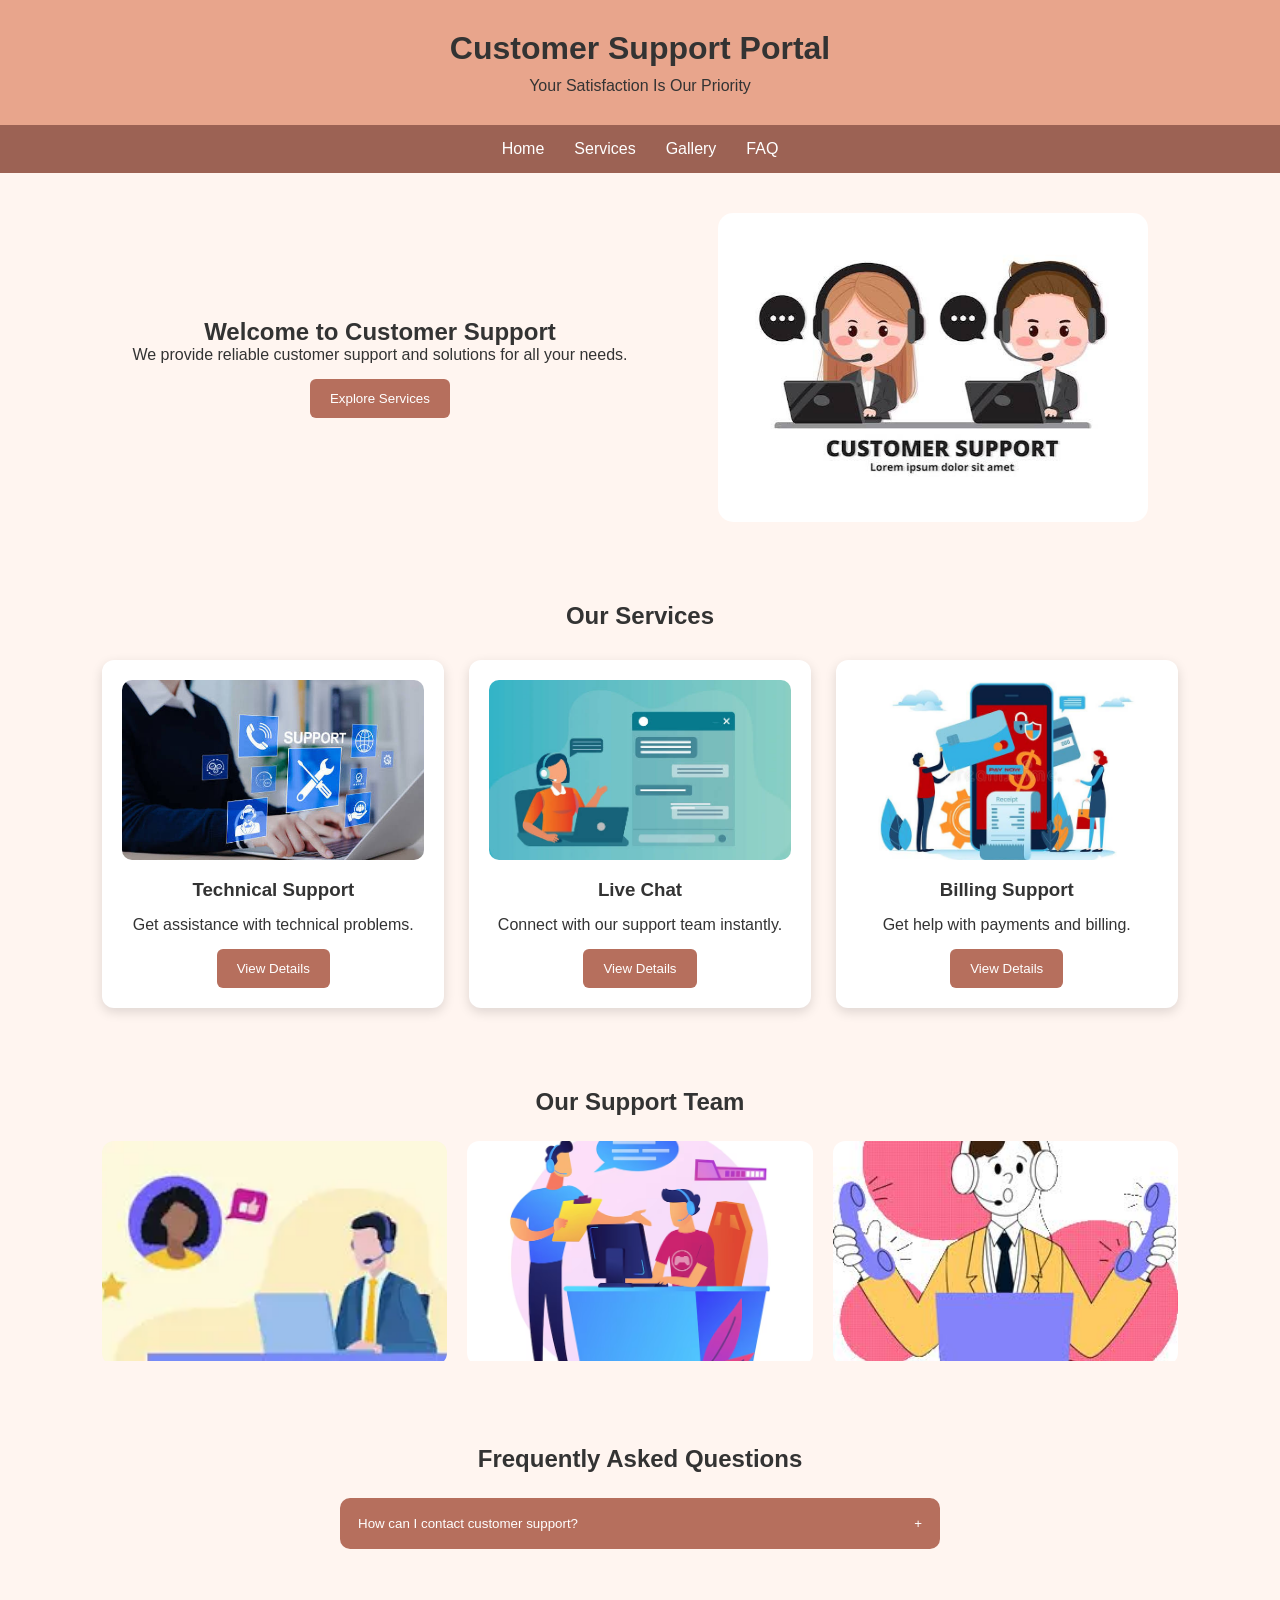
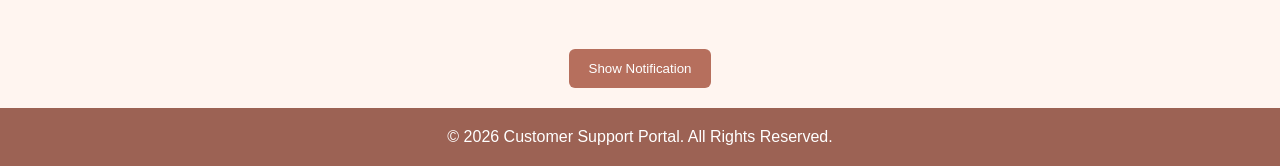
<file: practicum9.html>
<!DOCTYPE html>
<html lang="en">
<head>
    <meta charset="UTF-8">
    <meta name="viewport" content="width=device-width, initial-scale=1.0">

    <title>Customer Support Portal - Practicum 9</title>

    <link rel="stylesheet" href="practicum9.css">
</head>

<body>

<!-- HEADER -->
<header>
    <h1>Customer Support Portal</h1>
    <p>Your Satisfaction Is Our Priority</p>
</header>

<!-- NAVIGATION -->
<nav>
    <a href="#home">Home</a>
    <a href="#services">Services</a>
    <a href="#gallery">Gallery</a>
    <a href="#faq">FAQ</a>
</nav>

<!-- HOME SECTION -->
<section id="home" class="hero">

    <div class="hero-content">
        <h2>Welcome to Customer Support</h2>

        <p>
            We provide reliable customer support
            and solutions for all your needs.
        </p>

        <button id="welcomeBtn">Explore Services</button>
    </div>

    <img src="images\cus.jpg" alt="Customer Support">

</section>

<!-- SERVICES SECTION -->
<section id="services">

    <h2>Our Services</h2>

    <div class="service-container">

        <div class="service-card">
            <img src="images\supp.jpg" alt="Technical Support">

            <h3>Technical Support</h3>

            <p>Get assistance with technical problems.</p>

            <button class="detailsBtn">View Details</button>

            <div class="details">
                <p>Our team helps resolve technical issues
                   and provides troubleshooting assistance.</p>
            </div>
        </div>

        <div class="service-card">
            <img src="images/chat.jpg" alt="Live Chat">

            <h3>Live Chat</h3>

            <p>Connect with our support team instantly.</p>

            <button class="detailsBtn">View Details</button>

            <div class="details">
                <p>Chat with our representatives to receive
                   quick answers to your questions.</p>
            </div>
        </div>

        <div class="service-card">
            <img src="images\bill.jpg" alt="Billing Support">

            <h3>Billing Support</h3>

            <p>Get help with payments and billing.</p>

            <button class="detailsBtn">View Details</button>

            <div class="details">
                <p>Our billing team assists with payment
                   queries and account transactions.</p>
            </div>
        </div>

    </div>

</section>

<!-- GALLERY SECTION -->
<section id="gallery">

    <h2>Our Support Team</h2>

    <div class="gallery">

        <div class="gallery-item">
            <img src="images/cus sup.webp" alt="Support Team">
            <span>Professional Support Team</span>
        </div>

        <div class="gallery-item">
            <img src="images\acc" alt="Account Support">
            <span>Account Assistance</span>
        </div>

        <div class="gallery-item">
            <img src="images\cus service.jpg"alt="Customer Service">
            <span>Customer Service</span>
        </div>

    </div>

</section>

<!-- FAQ SECTION -->
<section id="faq">

    <h2>Frequently Asked Questions</h2>

    <div class="faq-box">

        <button id="faqBtn">
            How can I contact customer support?
            <span>+</span>
        </button>

        <div id="faqAnswer">
            <p>
                You can contact our support team through
                live chat or our contact form.
            </p>
        </div>

    </div>

</section>

<!-- NOTIFICATION -->
<div id="notification">
    Welcome! Thank you for visiting our website.
</div>

<!-- NOTIFICATION BUTTON -->
<div class="notification-area">
    <button id="notifyBtn">Show Notification</button>
</div>

<!-- FOOTER -->
<footer>
    <p>&copy; 2026 Customer Support Portal. All Rights Reserved.</p>
</footer>

<script src="practicum9.js"></script>

</body>
</html>
</file>
<file: practicum10.css>
* {
    margin: 0;
    padding: 0;
    box-sizing: border-box;
    scroll-behavior: smooth;
}

body {
    font-family: Arial, sans-serif;
    background: #fff5f0;
    color: #333;
}

/* HEADER */

header {
    background: #e8a58c;
    text-align: center;
    padding: 30px;
    animation: slideDown 1s ease;
}

header h1 {
    margin-bottom: 10px;
}

/* NAVIGATION */

nav {
    background: #9c6254;
    display: flex;
    justify-content: center;
    padding: 15px;
    gap: 30px;
    position: sticky;
    top: 0;
    z-index: 10;
}

nav a {
    color: white;
    text-decoration: none;
    transition: 0.3s;
}

nav a:hover {
    color: #ffe0d2;
    transform: scale(1.1);
}

/* HERO SECTION */

section {
    padding: 40px 8%;
    text-align: center;
}

.hero {
    display: flex;
    align-items: center;
    justify-content: space-around;
    gap: 30px;
}

.hero-content {
    animation: fadeIn 1.5s ease;
}

.hero img {
    width: 40%;
    border-radius: 15px;
    transition: 0.5s;
}

.hero img:hover {
    transform: scale(1.05);
    opacity: 0.85;
}

/* BUTTONS */

button {
    background: #b66f5d;
    color: white;
    border: none;
    padding: 12px 20px;
    margin-top: 15px;
    border-radius: 6px;
    cursor: pointer;
    transition: 0.3s;
}

button:hover {
    background: #814b40;
    transform: translateY(-3px);
}

/* SERVICE CARDS */

.service-container {
    display: grid;
    grid-template-columns: repeat(3, 1fr);
    gap: 25px;
    margin-top: 30px;
}

.service-card {
    background: white;
    padding: 20px;
    border-radius: 12px;
    box-shadow: 0 4px 12px #0002;
    transition: 0.4s;
}

.service-card:hover {
    transform: translateY(-10px);
    box-shadow: 0 8px 20px #0003;
}

.service-card img {
    width: 100%;
    height: 180px;
    object-fit: cover;
    border-radius: 10px;
}

.service-card h3 {
    margin: 15px;
}

/* CARD DETAILS */

.details {
    max-height: 0;
    overflow: hidden;
    opacity: 0;
    transition: max-height 0.5s ease, opacity 0.5s ease;
}

.details.show {
    max-height: 150px;
    opacity: 1;
}

/* GALLERY */

.gallery {
    display: grid;
    grid-template-columns: repeat(3, 1fr);
    gap: 20px;
    margin-top: 25px;
}

.gallery-item {
    position: relative;
    overflow: hidden;
    border-radius: 12px;
}

.gallery-item img {
    width: 100%;
    height: 220px;
    object-fit: cover;
    transition: transform 0.5s, opacity 0.5s;
}

.gallery-item:hover img {
    transform: scale(1.1);
    opacity: 0.7;
}

.gallery-item span {
    position: absolute;
    bottom: 0;
    left: 0;
    width: 100%;
    padding: 15px;
    color: white;
    background: #0009;
    opacity: 0;
    transition: opacity 0.4s;
}

.gallery-item:hover span {
    opacity: 1;
}

/* FAQ */

.faq-box {
    max-width: 600px;
    margin: 25px auto;
    background: white;
    border-radius: 10px;
    overflow: hidden;
}

#faqBtn {
    width: 100%;
    margin: 0;
    text-align: left;
    padding: 18px;
}

#faqBtn span {
    float: right;
}

#faqAnswer {
    max-height: 0;
    overflow: hidden;
    opacity: 0;
    transition: 0.5s;
}

#faqAnswer.show {
    max-height: 100px;
    opacity: 1;
    padding: 15px;
}

/* NOTIFICATION */

#notification {
    position: fixed;
    bottom: 25px;
    right: 25px;
    background: #814b40;
    color: white;
    padding: 15px 25px;
    border-radius: 8px;
    opacity: 0;
    transform: translateY(30px);
    pointer-events: none;
    z-index: 20;
}

#notification.show {
    animation: notifyAnimation 0.5s forwards;
}

/* NOTIFICATION BUTTON */

.notification-area {
    text-align: center;
    padding: 20px;
}

/* FOOTER */

footer {
    background: #9c6254;
    color: white;
    text-align: center;
    padding: 20px;
}

/* ANIMATIONS */

@keyframes slideDown {
    from {
        transform: translateY(-40px);
        opacity: 0;
    }

    to {
        transform: translateY(0);
        opacity: 1;
    }
}

@keyframes fadeIn {
    from {
        opacity: 0;
    }

    to {
        opacity: 1;
    }
}

@keyframes notifyAnimation {
    from {
        opacity: 0;
        transform: translateY(30px);
    }

    to {
        opacity: 1;
        transform: translateY(0);
    }
}

/* RESPONSIVE DESIGN */

@media (max-width: 768px) {

    .service-container,
    .gallery {
        grid-template-columns: repeat(2, 1fr);
    }

    .hero {
        flex-direction: column;
    }

    .hero img {
        width: 80%;
    }
}

@media (max-width: 480px) {

    .service-container,
    .gallery {
        grid-template-columns: 1fr;
    }

    nav {
        flex-wrap: wrap;
        gap: 15px;
    }

}

#manage-services {
    background: #fff0e9;
    padding: 50px 8%;
    margin: 20px 0;
}

#manage-services h2 {
    margin-bottom: 15px;
}

.service-form {
    display: flex;
    justify-content: center;
    flex-wrap: wrap;
    gap: 12px;
    margin: 25px 0;
}

.service-form input {
    padding: 12px;
    border: 1px solid #b66f5d;
    border-radius: 6px;
    outline: none;
    flex: 1;
    min-width: 200px;
}

#dynamicServices {
    max-width: 750px;
    margin: 20px auto;
    background: white;
    padding: 25px;
    border: 1px solid #e8a58c;
    border-radius: 10px;
}

#dynamicServices h3 {
    margin-bottom: 20px;
}

#serviceList {
    list-style: none;
}

#serviceList li {
    display: flex;
    align-items: center;
    justify-content: space-between;
    flex-wrap: wrap;
    gap: 10px;
    padding: 15px;
    margin: 12px 0;
    border: 1px solid #e8c3b5;
    border-radius: 8px;
    background: #fffaf7;
}

#serviceList li div {
    flex: 1;
    min-width: 150px;
}

#serviceList li span {
    font-weight: bold;
    color: #814b40;
}

#serviceList li p {
    margin-top: 8px;
    font-size: 14px;
}

#serviceList button {
    margin: 0;
    padding: 9px 15px;
}

.deleteBtn {
    background: #c44d4d;
}

.deleteBtn:hover {
    background: #922e2e;
}

.editBtn {
    background: #648c9c;
}

.editBtn:hover {
    background: #416574;
}

#serviceMessage {
    color: #814b40;
    font-weight: bold;
    margin-top: 15px;
}

/* MOBILE RESPONSIVENESS */

@media (max-width: 600px) {

    .service-form {
        flex-direction: column;
    }

    .service-form input,
    .service-form button {
        width: 100%;
    }

    #serviceList li {
        flex-direction: column;
        align-items: flex-start;
    }

}
</file>
<file: practicum11.css>
* {
    margin: 0;
    padding: 0;
    box-sizing: border-box;
    scroll-behavior: smooth;
}

body {
    font-family: Arial, sans-serif;
    background: #fff5f0;
    color: #333;
}


/* HEADER */

header {
    background: #e8a58c;
    text-align: center;
    padding: 30px;
    animation: slideDown 1s ease;
}

header h1 {
    margin-bottom: 10px;
}


/* NAVIGATION */

nav {
    background: #9c6254;
    display: flex;
    justify-content: center;
    padding: 15px;
    gap: 25px;
    position: sticky;
    top: 0;
    z-index: 10;
}

nav a {
    color: white;
    text-decoration: none;
    transition: 0.3s;
}

nav a:hover {
    color: #ffe0d2;
    transform: scale(1.1);
}


/* SECTIONS */

section {
    padding: 40px 8%;
    text-align: center;
}


/* HERO SECTION */

.hero {
    display: flex;
    align-items: center;
    justify-content: space-around;
    gap: 30px;
}

.hero-content {
    animation: fadeIn 1.5s ease;
}

.hero img {
    width: 40%;
    border-radius: 15px;
    transition: 0.5s;
}

.hero img:hover {
    transform: scale(1.05);
    opacity: 0.85;
}


/* BUTTONS */

button {
    background: #b66f5d;
    color: white;
    border: none;
    padding: 12px 20px;
    margin-top: 15px;
    border-radius: 6px;
    cursor: pointer;
    transition: 0.3s;
}

button:hover {
    background: #814b40;
    transform: translateY(-3px);
}


/* SERVICE CARDS */

.service-container {
    display: grid;
    grid-template-columns: repeat(3, 1fr);
    gap: 25px;
    margin-top: 30px;
}

.service-card {
    background: white;
    padding: 20px;
    border-radius: 12px;
    box-shadow: 0 4px 12px #0002;
    transition: 0.4s;
}

.service-card:hover {
    transform: translateY(-10px);
    box-shadow: 0 8px 20px #0003;
}

.service-card img {
    width: 100%;
    height: 180px;
    object-fit: cover;
    border-radius: 10px;
}

.service-card h3 {
    margin: 15px;
}


/* CARD DETAILS */

.details {
    max-height: 0;
    overflow: hidden;
    opacity: 0;
    transition: max-height 0.5s ease, opacity 0.5s ease;
}

.details.show {
    max-height: 150px;
    opacity: 1;
}


/* GALLERY */

.gallery {
    display: grid;
    grid-template-columns: repeat(3, 1fr);
    gap: 20px;
    margin-top: 25px;
}

.gallery-item {
    position: relative;
    overflow: hidden;
    border-radius: 12px;
}

.gallery-item img {
    width: 100%;
    height: 220px;
    object-fit: cover;
    transition: transform 0.5s, opacity 0.5s;
}

.gallery-item:hover img {
    transform: scale(1.1);
    opacity: 0.7;
}

.gallery-item span {
    position: absolute;
    bottom: 0;
    left: 0;
    width: 100%;
    padding: 15px;
    color: white;
    background: #0009;
    opacity: 0;
    transition: opacity 0.4s;
}

.gallery-item:hover span {
    opacity: 1;
}


/* FAQ */

.faq-box {
    max-width: 600px;
    margin: 25px auto;
    background: white;
    border-radius: 10px;
    overflow: hidden;
}

#faqBtn {
    width: 100%;
    margin: 0;
    text-align: left;
    padding: 18px;
}

#faqBtn span {
    float: right;
}

#faqAnswer {
    max-height: 0;
    overflow: hidden;
    opacity: 0;
    transition: 0.5s;
}

#faqAnswer.show {
    max-height: 100px;
    opacity: 1;
    padding: 15px;
}


/* NOTIFICATION */

#notification {
    position: fixed;
    bottom: 25px;
    right: 25px;
    background: #814b40;
    color: white;
    padding: 15px 25px;
    border-radius: 8px;
    opacity: 0;
    transform: translateY(30px);
    pointer-events: none;
    z-index: 20;
}

#notification.show {
    animation: notifyAnimation 0.5s forwards;
}

.notification-area {
    text-align: center;
    padding: 20px;
}


/* PRACTICUM 10 - DOM MANIPULATION */

#manage-services {
    background: #fff0e9;
    padding: 50px 8%;
    margin: 20px 0;
}

#manage-services h2 {
    margin-bottom: 15px;
}

.service-form {
    display: flex;
    justify-content: center;
    flex-wrap: wrap;
    gap: 12px;
    margin: 25px 0;
}

.service-form input {
    padding: 12px;
    border: 1px solid #b66f5d;
    border-radius: 6px;
    outline: none;
    flex: 1;
    min-width: 200px;
}

#dynamicServices {
    max-width: 750px;
    margin: 20px auto;
    background: white;
    padding: 25px;
    border: 1px solid #e8a58c;
    border-radius: 10px;
}

#dynamicServices h3 {
    margin-bottom: 20px;
}

#serviceList {
    list-style: none;
}

#serviceList li {
    display: flex;
    align-items: center;
    justify-content: space-between;
    flex-wrap: wrap;
    gap: 10px;
    padding: 15px;
    margin: 12px 0;
    border: 1px solid #e8c3b5;
    border-radius: 8px;
    background: #fffaf7;
}

#serviceList li div {
    flex: 1;
    min-width: 150px;
}

#serviceList li span {
    font-weight: bold;
    color: #814b40;
}

#serviceList li p {
    margin-top: 8px;
    font-size: 14px;
}

#serviceList button {
    margin: 0;
    padding: 9px 15px;
}

.deleteBtn {
    background: #c44d4d;
}

.editBtn {
    background: #648c9c;
}


/* PRACTICUM 11 - FORM VALIDATION */

#support-form {
    background: #fff0e9;
    padding: 50px 8%;
}

#support-form h2 {
    margin-bottom: 15px;
}

#supportRequestForm {
    max-width: 700px;
    margin: 30px auto;
    text-align: left;
}

fieldset {
    border: 2px solid #e8a58c;
    border-radius: 12px;
    padding: 25px;
    margin-bottom: 25px;
    background: white;
}

legend {
    color: #814b40;
    font-weight: bold;
    padding: 8px 15px;
    background: #ffe0d2;
    border-radius: 6px;
}

#supportRequestForm label {
    display: block;
    margin-top: 18px;
    margin-bottom: 8px;
    font-weight: bold;
    color: #814b40;
}

#supportRequestForm input,
#supportRequestForm select,
#supportRequestForm textarea {
    display: block;
    width: 100%;
    padding: 12px;
    border: 1px solid #c9a397;
    border-radius: 6px;
    font-size: 15px;
    font-family: Arial, sans-serif;
    outline: none;
    background: #fffaf7;
    transition: 0.3s;
}


/* INPUT FOCUS */

#supportRequestForm input:focus,
#supportRequestForm select:focus,
#supportRequestForm textarea:focus {
    border: 2px solid #b66f5d;
    background: white;
}


/* VALID INPUT */

#supportRequestForm input:valid,
#supportRequestForm textarea:valid {
    border-color: #5a9b6c;
}


/* INVALID INPUT */

#supportRequestForm input:invalid:not(:placeholder-shown),
#supportRequestForm textarea:invalid:not(:placeholder-shown) {
    border-color: #d9534f;
}


/* FORM BUTTONS */

#supportRequestForm button {
    margin-right: 10px;
}

#supportRequestForm button[type="reset"] {
    background: #648c9c;
}

#formMessage {
    margin-top: 20px;
    font-weight: bold;
    color: #34834b;
    text-align: center;
}


/* FOOTER */

footer {
    background: #9c6254;
    color: white;
    text-align: center;
    padding: 20px;
}


/* ANIMATIONS */

@keyframes slideDown {

    from {
        transform: translateY(-40px);
        opacity: 0;
    }

    to {
        transform: translateY(0);
        opacity: 1;
    }

}

@keyframes fadeIn {

    from {
        opacity: 0;
    }

    to {
        opacity: 1;
    }

}

@keyframes notifyAnimation {

    from {
        opacity: 0;
        transform: translateY(30px);
    }

    to {
        opacity: 1;
        transform: translateY(0);
    }

}


/* RESPONSIVE DESIGN */

@media (max-width: 768px) {

    .service-container,
    .gallery {
        grid-template-columns: repeat(2, 1fr);
    }

    .hero {
        flex-direction: column;
    }

    .hero img {
        width: 80%;
    }

    nav {
        flex-wrap: wrap;
    }

}

@media (max-width: 480px) {

    .service-container,
    .gallery {
        grid-template-columns: 1fr;
    }

    .service-form {
        flex-direction: column;
    }

    .service-form input,
    .service-form button {
        width: 100%;
    }

    #serviceList li {
        flex-direction: column;
        align-items: flex-start;
    }

}
</file>
<file: practicum12.css>
* {
    margin: 0;
    padding: 0;
    box-sizing: border-box;
    scroll-behavior: smooth;
}

body {
    font-family: Arial, sans-serif;
    background: #fff5f0;
    color: #333;
}


/* HEADER */

header {
    background: #e8a58c;
    text-align: center;
    padding: 30px;
    animation: slideDown 1s ease;
}

header h1 {
    margin-bottom: 10px;
}


/* NAVIGATION */

nav {
    background: #9c6254;
    display: flex;
    justify-content: center;
    padding: 15px;
    gap: 20px;
    position: sticky;
    top: 0;
    z-index: 10;
}

nav a {
    color: white;
    text-decoration: none;
    transition: 0.3s;
}

nav a:hover {
    color: #ffe0d2;
    transform: scale(1.1);
}


/* SECTIONS */

section {
    padding: 40px 8%;
    text-align: center;
}


/* HERO SECTION */

.hero {
    display: flex;
    align-items: center;
    justify-content: space-around;
    gap: 30px;
}

.hero-content {
    animation: fadeIn 1.5s ease;
}

.hero img {
    width: 40%;
    border-radius: 15px;
    transition: 0.5s;
}

.hero img:hover {
    transform: scale(1.05);
    opacity: 0.85;
}


/* BUTTONS */

button {
    background: #b66f5d;
    color: white;
    border: none;
    padding: 12px 20px;
    margin-top: 15px;
    border-radius: 6px;
    cursor: pointer;
    transition: 0.3s;
}

button:hover {
    background: #814b40;
    transform: translateY(-3px);
}


/* SERVICE CARDS */

.service-container {
    display: grid;
    grid-template-columns: repeat(3, 1fr);
    gap: 25px;
    margin-top: 30px;
}

.service-card {
    background: white;
    padding: 20px;
    border-radius: 12px;
    box-shadow: 0 4px 12px #0002;
    transition: 0.4s;
}

.service-card:hover {
    transform: translateY(-10px);
    box-shadow: 0 8px 20px #0003;
}

.service-card img {
    width: 100%;
    height: 180px;
    object-fit: cover;
    border-radius: 10px;
}

.service-card h3 {
    margin: 15px;
}


/* CARD DETAILS */

.details {
    max-height: 0;
    overflow: hidden;
    opacity: 0;
    transition: max-height 0.5s ease, opacity 0.5s ease;
}

.details.show {
    max-height: 150px;
    opacity: 1;
}


/* GALLERY */

.gallery {
    display: grid;
    grid-template-columns: repeat(3, 1fr);
    gap: 20px;
    margin-top: 25px;
}

.gallery-item {
    position: relative;
    overflow: hidden;
    border-radius: 12px;
}

.gallery-item img {
    width: 100%;
    height: 220px;
    object-fit: cover;
    transition: transform 0.5s, opacity 0.5s;
}

.gallery-item:hover img {
    transform: scale(1.1);
    opacity: 0.7;
}

.gallery-item span {
    position: absolute;
    bottom: 0;
    left: 0;
    width: 100%;
    padding: 15px;
    color: white;
    background: #0009;
    opacity: 0;
    transition: opacity 0.4s;
}

.gallery-item:hover span {
    opacity: 1;
}


/* FAQ */

.faq-box {
    max-width: 600px;
    margin: 25px auto;
    background: white;
    border-radius: 10px;
    overflow: hidden;
}

#faqBtn {
    width: 100%;
    margin: 0;
    text-align: left;
    padding: 18px;
}

#faqBtn span {
    float: right;
}

#faqAnswer {
    max-height: 0;
    overflow: hidden;
    opacity: 0;
    transition: 0.5s;
}

#faqAnswer.show {
    max-height: 100px;
    opacity: 1;
    padding: 15px;
}


/* NOTIFICATION */

#notification {
    position: fixed;
    bottom: 25px;
    right: 25px;
    background: #814b40;
    color: white;
    padding: 15px 25px;
    border-radius: 8px;
    opacity: 0;
    transform: translateY(30px);
    pointer-events: none;
    z-index: 20;
}

#notification.show {
    animation: notifyAnimation 0.5s forwards;
}

.notification-area {
    text-align: center;
    padding: 20px;
}


/* PRACTICUM 10 - DOM MANIPULATION */

#manage-services {
    background: #fff0e9;
    padding: 50px 8%;
    margin: 20px 0;
}

#manage-services h2 {
    margin-bottom: 15px;
}

.service-form {
    display: flex;
    justify-content: center;
    flex-wrap: wrap;
    gap: 12px;
    margin: 25px 0;
}

.service-form input {
    padding: 12px;
    border: 1px solid #b66f5d;
    border-radius: 6px;
    outline: none;
    flex: 1;
    min-width: 200px;
}

#dynamicServices {
    max-width: 750px;
    margin: 20px auto;
    background: white;
    padding: 25px;
    border: 1px solid #e8a58c;
    border-radius: 10px;
}

#dynamicServices h3 {
    margin-bottom: 20px;
}

#serviceList {
    list-style: none;
}

#serviceList li {
    display: flex;
    align-items: center;
    justify-content: space-between;
    flex-wrap: wrap;
    gap: 10px;
    padding: 15px;
    margin: 12px 0;
    border: 1px solid #e8c3b5;
    border-radius: 8px;
    background: #fffaf7;
}

#serviceList li div {
    flex: 1;
    min-width: 150px;
}

#serviceList li span {
    font-weight: bold;
    color: #814b40;
}

#serviceList li p {
    margin-top: 8px;
    font-size: 14px;
}

#serviceList button {
    margin: 0;
    padding: 9px 15px;
}

.deleteBtn {
    background: #c44d4d;
}

.editBtn {
    background: #648c9c;
}


/* PRACTICUM 11 - FORM VALIDATION */

#support-form {
    background: #fff0e9;
    padding: 50px 8%;
}

#support-form h2 {
    margin-bottom: 15px;
}

#supportRequestForm {
    max-width: 700px;
    margin: 30px auto;
    text-align: left;
}

fieldset {
    border: 2px solid #e8a58c;
    border-radius: 12px;
    padding: 25px;
    margin-bottom: 25px;
    background: white;
}

legend {
    color: #814b40;
    font-weight: bold;
    padding: 8px 15px;
    background: #ffe0d2;
    border-radius: 6px;
}

#supportRequestForm label {
    display: block;
    margin-top: 18px;
    margin-bottom: 8px;
    font-weight: bold;
    color: #814b40;
}

#supportRequestForm input,
#supportRequestForm select,
#supportRequestForm textarea {
    display: block;
    width: 100%;
    padding: 12px;
    border: 1px solid #c9a397;
    border-radius: 6px;
    font-size: 15px;
    font-family: Arial, sans-serif;
    outline: none;
    background: #fffaf7;
    transition: 0.3s;
}

#supportRequestForm input:focus,
#supportRequestForm select:focus,
#supportRequestForm textarea:focus {
    border: 2px solid #b66f5d;
    background: white;
}

#supportRequestForm input:valid,
#supportRequestForm textarea:valid {
    border-color: #5a9b6c;
}

#supportRequestForm input:invalid:not(:placeholder-shown),
#supportRequestForm textarea:invalid:not(:placeholder-shown) {
    border-color: #d9534f;
}

#supportRequestForm button {
    margin-right: 10px;
}

#supportRequestForm button[type="reset"] {
    background: #648c9c;
}

#formMessage {
    margin-top: 20px;
    font-weight: bold;
    color: #34834b;
    text-align: center;
}


/* ================================= */
/* PRACTICUM 12 - API INTEGRATION */
/* ================================= */

#api-section {
    background: #fff5f0;
    padding: 50px 8%;
}

#api-section h2 {
    color: #814b40;
    margin-bottom: 15px;
}

.api-controls {
    display: flex;
    flex-direction: column;
    align-items: center;
    gap: 12px;
    margin: 25px 0;
}

#loadingMessage {
    color: #814b40;
    font-weight: bold;
    padding: 10px;
}


/* TABLE CONTAINER */

.table-container {
    width: 100%;
    overflow-x: auto;
    margin: 25px auto;
    background: white;
    border-radius: 10px;
    border: 1px solid #e8a58c;
}


/* FEEDBACK TABLE */

#feedbackTable {
    width: 100%;
    min-width: 650px;
    border-collapse: collapse;
    background: white;
}

#feedbackTable th {
    background: #9c6254;
    color: white;
    padding: 15px;
    border: 1px solid #d8a99b;
}

#feedbackTable td {
    padding: 15px;
    border: 1px solid #e8c3b5;
    text-align: left;
}

#feedbackTable tbody tr:nth-child(even) {
    background: #fff0e9;
}

#feedbackTable tbody tr:hover {
    background: #ffe0d2;
}

#apiStatus {
    color: #814b40;
    font-weight: bold;
    margin-top: 15px;
}


/* FOOTER */

footer {
    background: #9c6254;
    color: white;
    text-align: center;
    padding: 20px;
}


/* ANIMATIONS */

@keyframes slideDown {

    from {
        transform: translateY(-40px);
        opacity: 0;
    }

    to {
        transform: translateY(0);
        opacity: 1;
    }

}

@keyframes fadeIn {

    from {
        opacity: 0;
    }

    to {
        opacity: 1;
    }

}

@keyframes notifyAnimation {

    from {
        opacity: 0;
        transform: translateY(30px);
    }

    to {
        opacity: 1;
        transform: translateY(0);
    }

}


/* RESPONSIVE DESIGN */

@media (max-width: 768px) {

    .service-container,
    .gallery {
        grid-template-columns: repeat(2, 1fr);
    }

    .hero {
        flex-direction: column;
    }

    .hero img {
        width: 80%;
    }

    nav {
        flex-wrap: wrap;
    }

}

@media (max-width: 480px) {

    .service-container,
    .gallery {
        grid-template-columns: 1fr;
    }

    .service-form {
        flex-direction: column;
    }

    .service-form input,
    .service-form button {
        width: 100%;
    }

    #serviceList li {
        flex-direction: column;
        align-items: flex-start;
    }

}
</file>
<file: practicum13.css>
* {
    box-sizing: border-box;
}

html {
    scroll-behavior: smooth;
}

body {
    margin: 0;
    font-family: Arial, sans-serif;
    background-color: #fff5f0;
    color: #49342f;
}

h2 {
    text-align: center;
    color: #814b40;
    margin-bottom: 25px;
}

section {
    padding: 45px 8%;
    margin: 20px auto;
}


/* HEADER */

header {
    background-color: #9c6254;
    color: white;
    text-align: center;
    padding: 25px;
}

header h1 {
    margin: 0;
}


/* NAVIGATION */

nav {
    display: flex;
    justify-content: center;
    flex-wrap: wrap;
    gap: 10px;
    background-color: #814b40;
    padding: 15px;
}

nav a {
    color: white;
    text-decoration: none;
    padding: 10px 14px;
    transition: 0.3s;
}

nav a:hover {
    background-color: #e8a58c;
    border-radius: 5px;
}


/* HOME */

.hero {
    display: flex;
    align-items: center;
    justify-content: space-around;
    gap: 30px;
    background-color: #fce2d7;
    border-radius: 12px;
}

.hero-content {
    flex: 1;
}

.hero-content h2 {
    text-align: left;
}

.hero img {
    width: 40%;
    max-height: 300px;
    object-fit: cover;
    border-radius: 12px;
}

button {
    background-color: #9c6254;
    color: white;
    border: none;
    padding: 11px 18px;
    border-radius: 5px;
    cursor: pointer;
    transition: 0.3s;
}

button:hover {
    background-color: #814b40;
    transform: translateY(-2px);
}


/* SERVICES */

.service-container {
    display: grid;
    grid-template-columns: repeat(3, 1fr);
    gap: 25px;
}

.service-card {
    background-color: white;
    padding: 20px;
    border: 1px solid #e8a58c;
    border-radius: 10px;
    text-align: center;
    transition: 0.3s;
}

.service-card:hover {
    transform: translateY(-5px);
}

.service-card img {
    width: 100%;
    height: 170px;
    object-fit: cover;
    border-radius: 8px;
}

.details {
    display: none;
    color: #814b40;
}

.details.show {
    display: block;
}


/* GALLERY */

.gallery-container {
    display: grid;
    grid-template-columns: repeat(3, 1fr);
    gap: 20px;
}

.gallery-container img {
    width: 100%;
    height: 220px;
    object-fit: cover;
    border-radius: 10px;
    transition: 0.3s;
}

.gallery-container img:hover {
    transform: scale(1.04);
}


/* FAQ */

.faq-box {
    background-color: white;
    padding: 25px;
    border: 1px solid #e8a58c;
    border-radius: 10px;
    text-align: center;
}

#faqAnswer {
    display: none;
}

#faqAnswer.show {
    display: block;
}


/* MANAGE SERVICES */

.service-form {
    display: flex;
    flex-wrap: wrap;
    gap: 12px;
    margin-bottom: 20px;
}

.service-form input {
    flex: 1;
    min-width: 180px;
}

input,
textarea,
select {
    width: 100%;
    padding: 12px;
    margin: 8px 0 15px;
    border: 1px solid #d6a596;
    border-radius: 5px;
    font-size: 14px;
}

#serviceList {
    padding-left: 25px;
}

#serviceList li {
    margin: 12px 0;
}

.editBtn {
    margin-left: 12px;
    background-color: #b88645;
}

.deleteBtn {
    background-color: #b64d4d;
}


/* CONTACT FORM */

#supportRequestForm {
    max-width: 650px;
    margin: auto;
    background-color: white;
    padding: 25px;
    border-radius: 10px;
    border: 1px solid #e8a58c;
}

fieldset {
    border: 1px solid #d6a596;
    border-radius: 8px;
    padding: 20px;
    margin-bottom: 20px;
}

legend {
    color: #814b40;
    font-weight: bold;
}

label {
    display: block;
    font-weight: bold;
    margin-top: 10px;
}

input:focus,
textarea:focus,
select:focus {
    outline: none;
    border: 2px solid #9c6254;
}

input:valid {
    border-color: #65a477;
}

input:invalid {
    border-color: #d88b80;
}

textarea {
    min-height: 100px;
    resize: vertical;
}


/* API SECTION */

.api-container {
    background-color: white;
    padding: 25px;
    border: 1px solid #e8a58c;
    border-radius: 10px;
}

.api-header {
    display: flex;
    justify-content: space-between;
    align-items: center;
    flex-wrap: wrap;
    gap: 15px;
    margin-bottom: 20px;
}

.table-container {
    width: 100%;
    overflow-x: auto;
}

table {
    width: 100%;
    border-collapse: collapse;
    min-width: 650px;
    background-color: white;
}

th,
td {
    border: 1px solid #d6a596;
    padding: 12px;
    text-align: left;
}

th {
    background-color: #9c6254;
    color: white;
}

tr:nth-child(even) {
    background-color: #fff5f0;
}

#loadingMessage,
#apiStatus {
    color: #814b40;
    font-weight: bold;
    margin: 15px 0;
}


/* PRACTICUM 13: TASK MANAGER */

#task-manager {
    background-color: #fce2d7;
    border-radius: 12px;
}

.section-description {
    text-align: center;
    margin-bottom: 30px;
}

.task-form-container,
.task-list-container {
    background-color: white;
    padding: 25px;
    margin: 25px 0;
    border: 1px solid #e8a58c;
    border-radius: 10px;
}

.task-form-container h3,
.task-list-container h3 {
    color: #814b40;
    margin-top: 0;
}

#taskForm {
    display: grid;
    grid-template-columns: 1fr 1fr;
    gap: 5px 20px;
}

#taskForm label {
    margin-top: 10px;
}

#taskForm input,
#taskForm textarea,
#taskForm select {
    margin-top: 5px;
}

#taskDescription {
    min-height: 90px;
}

.task-buttons {
    grid-column: 1 / -1;
    display: flex;
    gap: 12px;
    margin-top: 10px;
}

#cancelEditBtn {
    background-color: #777;
}

#taskTableBody td {
    vertical-align: middle;
}

.task-action-buttons {
    display: flex;
    flex-wrap: wrap;
    gap: 6px;
}

.task-edit-btn {
    background-color: #b88645;
}

.task-delete-btn {
    background-color: #b64d4d;
}

.status-select {
    min-width: 125px;
    margin: 0;
    padding: 8px;
}

#emptyMessage {
    text-align: center;
    color: #814b40;
    font-weight: bold;
    padding: 15px;
}

#taskMessage {
    font-weight: bold;
    color: #814b40;
}


/* NOTIFICATION */

.notification {
    display: none;
    position: fixed;
    right: 20px;
    bottom: 20px;
    background-color: #814b40;
    color: white;
    padding: 15px 20px;
    border-radius: 8px;
    z-index: 10;
}

.notification.show {
    display: block;
    animation: notifyAnimation 0.5s;
}

#notifyBtn {
    margin: 15px;
}

@keyframes notifyAnimation {
    from {
        opacity: 0;
        transform: translateY(20px);
    }

    to {
        opacity: 1;
        transform: translateY(0);
    }
}


/* FOOTER */

footer {
    background-color: #814b40;
    color: white;
    text-align: center;
    padding: 20px;
    margin-top: 30px;
}


/* RESPONSIVE DESIGN */

@media (max-width: 768px) {

    section {
        padding: 30px 5%;
    }

    .hero {
        flex-direction: column;
        text-align: center;
    }

    .hero img {
        width: 100%;
    }

    .hero-content h2 {
        text-align: center;
    }

    .service-container,
    .gallery-container {
        grid-template-columns: 1fr 1fr;
    }

    #taskForm {
        grid-template-columns: 1fr;
    }

    .api-header {
        align-items: flex-start;
    }
}

@media (max-width: 480px) {

    .service-container,
    .gallery-container {
        grid-template-columns: 1fr;
    }

    nav {
        flex-direction: column;
        align-items: center;
    }

    .service-form {
        flex-direction: column;
    }

    .task-buttons {
        flex-direction: column;
    }

    .api-container,
    .task-form-container,
    .task-list-container {
        padding: 15px;
    }

}
</file>
<file: practicum14.css>
/* GENERAL */

* {
    margin: 0;
    padding: 0;
    box-sizing: border-box;
}

html {
    scroll-behavior: smooth;
}

body {
    font-family: Arial, sans-serif;
    background: #fff7f2;
    color: #44332d;
    line-height: 1.6;
}

.section {
    padding: 45px 7%;
    text-align: center;
}

h2 {
    color: #b45b42;
    margin-bottom: 25px;
}


/* HEADER */

.header {
    display: flex;
    justify-content: space-between;
    align-items: center;
    padding: 18px 6%;
    background: #f4c5ae;
    position: relative;
}

.logo {
    display: flex;
    align-items: center;
    gap: 15px;
}

.logo img {
    width: 60px;
    height: 60px;
    object-fit: cover;
    border-radius: 50%;
}

.logo h1 {
    font-size: 24px;
    color: #743b2c;
}

.notification {
    background: white;
    padding: 10px 18px;
    border-radius: 20px;
}

.notification span {
    color: green;
}


/* NAVBAR */

.navbar {
    background: #b86d55;
    position: sticky;
    top: 0;
    z-index: 100;
}

.navbar ul {
    display: flex;
    justify-content: center;
    flex-wrap: wrap;
    list-style: none;
}

.navbar li {
    padding: 15px 20px;
}

.navbar a {
    color: white;
    text-decoration: none;
    font-weight: bold;
}

.navbar a:hover {
    color: #ffe1d2;
}


/* HOME */

.home {
    display: flex;
    align-items: center;
    justify-content: space-around;
    gap: 30px;
    padding: 60px 8%;
}

.home-content {
    flex: 1;
}

.home-content h2 {
    font-size: 35px;
}

.home-content p {
    margin-bottom: 20px;
}

.home img {
    width: 40%;
    max-width: 450px;
    border-radius: 15px;
    transition: transform 0.4s;
}

.home img:hover {
    transform: scale(1.04);
}


/* BUTTONS */

button {
    padding: 11px 20px;
    background: #bc7057;
    color: white;
    border: none;
    border-radius: 7px;
    cursor: pointer;
    transition: 0.3s;
}

button:hover {
    background: #8e4935;
    transform: translateY(-2px);
}


/* CATEGORY GRID */

.category-container {
    display: grid;
    grid-template-columns: repeat(4, 1fr);
    gap: 22px;
}

.category-card {
    background: white;
    padding: 18px;
    border-radius: 12px;
    box-shadow: 0 3px 12px #dfc4b8;
    transition: 0.3s;
}

.category-card:hover {
    transform: translateY(-8px);
}

.category-card img {
    width: 100%;
    height: 150px;
    object-fit: cover;
    border-radius: 8px;
}

.category-card h3 {
    margin: 12px 0;
    color: #a45740;
}


/* SERVICE MANAGEMENT */

.service-management {
    display: flex;
    justify-content: center;
    gap: 12px;
    margin-bottom: 20px;
}

.service-list {
    list-style: none;
    display: flex;
    justify-content: center;
    flex-wrap: wrap;
    gap: 15px;
}

.service-list li {
    background: #f4d1c1;
    padding: 10px 20px;
    border-radius: 8px;
}


/* TASK MANAGER */

.description {
    margin-bottom: 25px;
}

.task-form {
    background: white;
    max-width: 650px;
    margin: auto;
    padding: 25px;
    border-radius: 12px;
    box-shadow: 0 3px 12px #e5c8ba;
}

.task-form h3 {
    margin-bottom: 15px;
    color: #a45740;
}

input,
textarea,
select {
    width: 100%;
    padding: 12px;
    margin: 8px 0;
    border: 1px solid #d9b5a6;
    border-radius: 7px;
    font-size: 14px;
    font-family: inherit;
}

textarea {
    min-height: 90px;
    resize: vertical;
}

input:focus,
textarea:focus,
select:focus {
    outline: none;
    border: 2px solid #bc7057;
    background: #fffaf7;
}


/* SEARCH AND FILTER */

.filter-container {
    margin-top: 35px;
    background: #f7e1d6;
    padding: 25px;
    border-radius: 12px;
}

.filter-grid {
    display: grid;
    grid-template-columns: repeat(4, 1fr);
    gap: 12px;
}

#resetFilters {
    margin-top: 12px;
}


/* TABLE */

.table-container {
    overflow-x: auto;
    margin-top: 25px;
}

table {
    width: 100%;
    border-collapse: collapse;
    background: white;
}

th,
td {
    border: 1px solid #e5c7ba;
    padding: 12px;
    text-align: center;
}

th {
    background: #bc7057;
    color: white;
}

tr:hover {
    background: #fff0e8;
}

td button {
    margin: 3px;
}


/* STATUS */

.status-pending {
    color: #d27c17;
    font-weight: bold;
}

.status-progress {
    color: #2878b5;
    font-weight: bold;
}

.status-completed {
    color: green;
    font-weight: bold;
}


/* FAQ */

.faq-container {
    max-width: 750px;
    margin: auto;
    text-align: left;
}

details {
    background: white;
    margin: 12px 0;
    padding: 18px;
    border-radius: 8px;
    border: 1px solid #e9c5b6;
}

summary {
    cursor: pointer;
    font-weight: bold;
    color: #a45740;
}

details[open] {
    background: #f9e7dd;
}


/* MEDIA */

.media-container {
    display: flex;
    justify-content: center;
    align-items: center;
    flex-wrap: wrap;
    gap: 35px;
}

.media-container div {
    padding: 15px;
}

audio,
video {
    max-width: 100%;
}


/* REGISTRATION AND FEEDBACK */

form {
    max-width: 600px;
    margin: auto;
    background: white;
    padding: 25px;
    border-radius: 12px;
    box-shadow: 0 3px 12px #e5c8ba;
}


/* ABOUT */

.about-image {
    width: 280px;
    max-width: 100%;
    border-radius: 12px;
    margin-bottom: 15px;
}


/* CONTACT */

#contact {
    background: #f4d1c1;
}


/* FOOTER */

footer {
    background: #8e4935;
    color: white;
    text-align: center;
    padding: 20px;
}


/* FIXED BUTTON */

.fixed-button {
    position: fixed;
    right: 20px;
    bottom: 20px;
    z-index: 200;
    border-radius: 25px;
}


/* RESPONSIVE DESIGN */

@media (max-width: 900px) {

    .category-container {
        grid-template-columns: repeat(2, 1fr);
    }

    .filter-grid {
        grid-template-columns: repeat(2, 1fr);
    }

    .home {
        flex-direction: column;
        text-align: center;
    }

    .home img {
        width: 80%;
    }

}


@media (max-width: 600px) {

    .header {
        flex-direction: column;
        gap: 15px;
    }

    .logo h1 {
        font-size: 19px;
    }

    .navbar ul {
        flex-direction: column;
        align-items: center;
    }

    .category-container {
        grid-template-columns: 1fr;
    }

    .filter-grid {
        grid-template-columns: 1fr;
    }

    .service-management {
        flex-direction: column;
    }

    .home-content h2 {
        font-size: 25px;
    }

    .section {
        padding: 30px 5%;
    }

}
</file>
<file: practicum15.css>
/* GENERAL */

* {
    margin: 0;
    padding: 0;
    box-sizing: border-box;
}

html {
    scroll-behavior: smooth;
}

body {
    font-family: Arial, sans-serif;
    background: #fff7f2;
    color: #44332d;
    line-height: 1.6;
}

.section {
    padding: 45px 7%;
    text-align: center;
}

h2 {
    color: #b45b42;
    margin-bottom: 25px;
}


/* HEADER */

.header {
    display: flex;
    justify-content: space-between;
    align-items: center;
    padding: 18px 6%;
    background: #f4c5ae;
    position: relative;
}

.logo {
    display: flex;
    align-items: center;
    gap: 15px;
}

.logo img {
    width: 60px;
    height: 60px;
    object-fit: cover;
    border-radius: 50%;
}

.logo h1 {
    font-size: 24px;
    color: #743b2c;
}

.notification {
    background: white;
    padding: 10px 18px;
    border-radius: 20px;
}

.notification span {
    color: green;
}


/* NAVBAR */

.navbar {
    background: #b86d55;
    position: sticky;
    top: 0;
    z-index: 100;
}

.navbar ul {
    display: flex;
    justify-content: center;
    flex-wrap: wrap;
    list-style: none;
}

.navbar li {
    padding: 15px 20px;
}

.navbar a {
    color: white;
    text-decoration: none;
    font-weight: bold;
}

.navbar a:hover {
    color: #ffe1d2;
}


/* HOME */

.home {
    display: flex;
    align-items: center;
    justify-content: space-around;
    gap: 30px;
    padding: 60px 8%;
}

.home-content {
    flex: 1;
}

.home-content h2 {
    font-size: 35px;
}

.home-content p {
    margin-bottom: 20px;
}

.home img {
    width: 40%;
    max-width: 450px;
    border-radius: 15px;
    transition: transform 0.4s;
}

.home img:hover {
    transform: scale(1.04);
}


/* BUTTONS */

button {
    padding: 11px 20px;
    background: #bc7057;
    color: white;
    border: none;
    border-radius: 7px;
    cursor: pointer;
    transition: 0.3s;
}

button:hover {
    background: #8e4935;
    transform: translateY(-2px);
}


/* CATEGORY GRID */

.category-container {
    display: grid;
    grid-template-columns: repeat(4, 1fr);
    gap: 22px;
}

.category-card {
    background: white;
    padding: 18px;
    border-radius: 12px;
    box-shadow: 0 3px 12px #dfc4b8;
    transition: 0.3s;
}

.category-card:hover {
    transform: translateY(-8px);
}

.category-card img {
    width: 100%;
    height: 150px;
    object-fit: cover;
    border-radius: 8px;
}

.category-card h3 {
    margin: 12px 0;
    color: #a45740;
}


/* SERVICE MANAGEMENT */

.service-management {
    display: flex;
    justify-content: center;
    gap: 12px;
    margin-bottom: 20px;
}

.service-list {
    list-style: none;
    display: flex;
    justify-content: center;
    flex-wrap: wrap;
    gap: 15px;
}

.service-list li {
    background: #f4d1c1;
    padding: 10px 20px;
    border-radius: 8px;
}


/* TASK MANAGER */

.description {
    margin-bottom: 25px;
}

.task-form {
    background: white;
    max-width: 650px;
    margin: auto;
    padding: 25px;
    border-radius: 12px;
    box-shadow: 0 3px 12px #e5c8ba;
}

.task-form h3 {
    margin-bottom: 15px;
    color: #a45740;
}

input,
textarea,
select {
    width: 100%;
    padding: 12px;
    margin: 8px 0;
    border: 1px solid #d9b5a6;
    border-radius: 7px;
    font-size: 14px;
    font-family: inherit;
}

textarea {
    min-height: 90px;
    resize: vertical;
}

input:focus,
textarea:focus,
select:focus {
    outline: none;
    border: 2px solid #bc7057;
    background: #fffaf7;
}


/* SEARCH AND FILTER */

.filter-container {
    margin-top: 35px;
    background: #f7e1d6;
    padding: 25px;
    border-radius: 12px;
}

.filter-grid {
    display: grid;
    grid-template-columns: repeat(4, 1fr);
    gap: 12px;
}

#resetFilters {
    margin-top: 12px;
}


/* TABLE */

.table-container {
    overflow-x: auto;
    margin-top: 25px;
}

table {
    width: 100%;
    border-collapse: collapse;
    background: white;
}

th,
td {
    border: 1px solid #e5c7ba;
    padding: 12px;
    text-align: center;
}

th {
    background: #bc7057;
    color: white;
}

tr:hover {
    background: #fff0e8;
}

td button {
    margin: 3px;
}


/* TASK STATUS */

.status-pending {
    color: #d27c17;
    font-weight: bold;
}

.status-progress {
    color: #2878b5;
    font-weight: bold;
}

.status-completed {
    color: green;
    font-weight: bold;
}


/* PRACTICUM 15 - PRIORITY ALERT MODE */

.settings-section {
    background: #fff0e8;
}

.settings-card {
    max-width: 750px;
    margin: auto;
    padding: 25px;
    background: white;
    border-radius: 15px;
    box-shadow: 0 3px 15px #e5c8ba;

    display: flex;
    justify-content: space-between;
    align-items: center;

    gap: 20px;

    transition: 0.3s;
}

.settings-card:hover {
    transform: translateY(-4px);
}

.settings-info {
    text-align: left;
}

.settings-info h3 {
    color: #a45740;
    margin-bottom: 8px;
}

.settings-info p {
    color: #725b50;
    margin-bottom: 10px;
}

#settingStatus {
    display: inline-block;
    background: #f3d9ce;
    color: #8e4935;
    padding: 6px 12px;
    border-radius: 15px;
    font-size: 13px;
    font-weight: bold;
}


/* TOGGLE CONTAINER */

.toggle-container {
    display: flex;
    flex-direction: column;
    align-items: center;
    gap: 8px;
}


/* TOGGLE LABEL */

.toggle-label {
    position: relative;
    display: inline-block;

    width: 70px;
    height: 36px;

    cursor: pointer;
}


/* CHECKBOX */

.toggle-label input {
    appearance: none;
    width: 0;
    height: 0;
    opacity: 0;
}


/* TOGGLE BACKGROUND */

.toggle-slider {
    position: absolute;

    top: 0;
    left: 0;

    width: 70px;
    height: 36px;

    background: #bdbdbd;

    border-radius: 30px;

    transition: 0.4s;
}


/* TOGGLE CIRCLE */

.toggle-slider::before {
    content: "";

    position: absolute;

    width: 28px;
    height: 28px;

    left: 4px;
    top: 4px;

    background: white;

    border-radius: 50%;

    transition: 0.4s;
}


/* CHECKED STATE */

.toggle-label input:checked + .toggle-slider {
    background: #4caf50;
}


/* MOVE CIRCLE WHEN CHECKED */

.toggle-label input:checked + .toggle-slider::before {
    transform: translateX(34px);
}


/* KEYBOARD FOCUS */

.toggle-label input:focus-visible + .toggle-slider {
    outline: 3px solid #bc7057;
    outline-offset: 4px;
}


/* TOGGLE TEXT */

#toggleText {
    font-weight: bold;
    color: #8e4935;
}


/* ENABLED SETTINGS MESSAGE */

.settings-message {
    margin-top: 18px;
    color: #8e4935;
    font-weight: bold;
}


/* HIGH PRIORITY TASK HIGHLIGHT */

body.priority-alert-mode .high-priority {
    background: #ffe1d8;
    border-left: 5px solid #e53935;
    transition: 0.3s;
}

body.priority-alert-mode .high-priority:hover {
    background: #ffcfc3;
}


/* HIGH PRIORITY LABEL */

.priority-alert-label {
    display: inline-block;
    color: #d32f2f;
    font-weight: bold;
}


/* FAQ */

.faq-container {
    max-width: 750px;
    margin: auto;
    text-align: left;
}

details {
    background: white;
    margin: 12px 0;
    padding: 18px;
    border-radius: 8px;
    border: 1px solid #e9c5b6;
}

summary {
    cursor: pointer;
    font-weight: bold;
    color: #a45740;
}

details[open] {
    background: #f9e7dd;
}


/* MEDIA */

.media-container {
    display: flex;
    justify-content: center;
    align-items: center;
    flex-wrap: wrap;
    gap: 35px;
}

.media-container div {
    padding: 15px;
}

audio,
video {
    max-width: 100%;
}


/* REGISTRATION AND FEEDBACK */

form {
    max-width: 600px;
    margin: auto;
    background: white;
    padding: 25px;
    border-radius: 12px;
    box-shadow: 0 3px 12px #e5c8ba;
}


/* ABOUT */

.about-image {
    width: 280px;
    max-width: 100%;
    border-radius: 12px;
    margin-bottom: 15px;
}


/* CONTACT */

#contact {
    background: #f4d1c1;
}


/* FOOTER */

footer {
    background: #8e4935;
    color: white;
    text-align: center;
    padding: 20px;
}


/* FIXED BUTTON */

.fixed-button {
    position: fixed;
    right: 20px;
    bottom: 20px;
    z-index: 200;
    border-radius: 25px;
}


/* RESPONSIVE DESIGN */

@media (max-width: 900px) {

    .category-container {
        grid-template-columns: repeat(2, 1fr);
    }

    .filter-grid {
        grid-template-columns: repeat(2, 1fr);
    }

    .home {
        flex-direction: column;
        text-align: center;
    }

    .home img {
        width: 80%;
    }

}


@media (max-width: 600px) {

    .header {
        flex-direction: column;
        gap: 15px;
    }

    .logo h1 {
        font-size: 19px;
    }

    .navbar ul {
        flex-direction: column;
        align-items: center;
    }

    .category-container {
        grid-template-columns: 1fr;
    }

    .filter-grid {
        grid-template-columns: 1fr;
    }

    .service-management {
        flex-direction: column;
    }

    .home-content h2 {
        font-size: 25px;
    }

    .section {
        padding: 30px 5%;
    }

    .settings-card {
        flex-direction: column;
        text-align: center;
    }

    .settings-info {
        text-align: center;
    }

}
</file>
<file: practicum4.css>
body {
    font-family: Arial, sans-serif;
    background-color: #f2f6fa;
    color: #333;
    margin: 0;
    padding: 20px;
    line-height: 1.6;
}


h1 {
    background-color: #f3c19a;
    color: white;
    text-align: center;
    padding: 25px;
    margin: 0 0 30px 0;
    border-radius: 10px;
}


h2 {
    color: #f3c19a;
    border-bottom: 2px solid #f3c19a;
    padding-bottom: 8px;
    margin-top: 30px;
}

h3 {
    color: #444;
}


p {
    font-size: 16px;
    margin: 10px 0;
}


ul {
    background-color: white;
    border: 1px solid #ccc;
    border-radius: 10px;
    padding: 20px 40px;
    margin: 15px 0;
}

li {
    padding: 8px;
    margin: 5px 0;
}


li:hover {
    background-color: #dceeff;
    border-radius: 5px;
}


img {
    width: 300px;
    border: 3px solid #f3c19a;
    border-radius: 10px;
    padding: 5px;
    background-color: white;
    margin: 10px 0;
}


audio {
    width: 400px;
    margin: 10px 0;
}


video {
    width: 400px;
    border: 3px solid#f3c19a;
    border-radius: 10px;
    margin: 10px 0;
}


iframe {
    width: 400px;
    height: 300px;
    border: 3px solid #f3c19a;
    border-radius: 10px;
    margin: 10px 0;
}


form {
    background-color: white;
    width: 500px;
    padding: 25px;
    margin: 20px 0;
    border: 1px solid #ccc;
    border-radius: 10px;
    box-sizing: border-box;
}


label {
    font-weight: bold;
    color: #333;
}


input[type="text"],
input[type="email"],
input[type="password"],
input[type="number"],
input[type="date"],
select,
textarea {
    width: 100%;
    padding: 10px;
    margin: 8px 0 15px 0;
    border: 1px solid #aaa;
    border-radius: 5px;
    box-sizing: border-box;
    font-size: 15px;
}


textarea {
    height: 100px;
    resize: vertical;
}


input[type="radio"],
input[type="checkbox"] {
    margin: 8px;
}


input[type="file"] {
    margin: 10px 0 15px 0;
}


input[type="submit"],
input[type="reset"] {
    background-color: #f3c19a;
    color: white;
    padding: 10px 20px;
    margin: 5px;
    border: none;
    border-radius: 5px;
    cursor: pointer;
    font-size: 15px;
}


input[type="submit"]:hover,
input[type="reset"]:hover {
    background-color:#f3c19a;
}


hr {
    border: none;
    border-top: 1px solid #ccc;
    margin: 30px 0;
}


footer {
    background-color: #f3c19a;
    color: white;
    text-align: center;
    padding: 20px;
    margin-top: 30px;
    border-radius: 10px;
}


a {
    color: #f3c19a;
    text-decoration: none;
}

a:hover {
    text-decoration: underline;
}
</file>
<file: practicum5.css>
nav {
    display: flex;
    flex-direction: row;
    justify-content: center;
    align-items: center;
    gap: 15px;
    flex-wrap: wrap;

    background-color: #f3c19a;
    padding: 15px;
    margin-bottom: 25px;
    border-radius: 10px;
}
nav a {
    color: white;
    text-decoration: none;
    font-size: 16px;
    font-weight: bold;

    padding: 10px 18px;
    border-radius: 6px;

    background-color: #286090;
}
nav a:hover {
    background-color: #163a5c;
    text-decoration: none;
}
@media screen and (max-width: 600px) {

    nav {
        flex-direction: column;
        justify-content: center;
        align-items: stretch;
        gap: 8px;
    }

    nav a {
        text-align: center;
        width: auto;
    }
}
</file>
<file: practicum7.css>
body {
    font-family: Arial, sans-serif;
    background-color: #f2f6fa;
    color: #333;
    margin: 0;
    padding: 20px;
    line-height: 1.6;
}

/* Header - Relative Position */

.header {
    position: relative;
    background-color: #f3c19a;
    color: white;
    text-align: center;
    padding: 25px;
    border-radius: 10px;
}

h1 {
    margin: 0;
    padding: 10px;
}

/* Absolute Position */

.notification {
    position: absolute;
    top: 10px;
    right: 15px;
    background-color: #286090;
    color: white;
    padding: 6px 12px;
    border-radius: 15px;
    font-size: 12px;
}

/* Sticky Navigation */

nav {
    position: sticky;
    top: 0;
    display: flex;
    justify-content: center;
    align-items: center;
    gap: 15px;
    flex-wrap: wrap;
    background-color: #f3c19a;
    padding: 15px;
    margin: 20px 0;
    border-radius: 10px;
    z-index: 100;
}

nav a {
    color: white;
    text-decoration: none;
    font-weight: bold;
    padding: 10px 18px;
    border-radius: 6px;
    background-color: #286090;
}

nav a:hover {
    background-color: #163a5c;
}

/* Static Position */

section {
    position: static;
}

/* Headings */

h2 {
    color: #f3c19a;
    border-bottom: 2px solid #f3c19a;
    padding-bottom: 8px;
    margin-top: 30px;
}

h3 {
    color: #444;
}

p {
    font-size: 16px;
    margin: 10px 0;
}

/* Lists */

ul {
    background-color: white;
    border: 1px solid #ccc;
    border-radius: 10px;
    padding: 20px 40px;
}

li {
    padding: 8px;
    margin: 5px 0;
}

li:hover {
    background-color: #dceeff;
    border-radius: 5px;
}

/* Images */

img {
    width: 300px;
    border: 3px solid #f3c19a;
    border-radius: 10px;
    padding: 5px;
    background-color: white;
}

/* CSS GRID IMAGE GALLERY */

.gallery {
    display: grid;
    grid-template-columns: repeat(3, 1fr);
    gap: 20px;
    margin: 20px 0;
}

.gallery-item {
    background-color: white;
    padding: 15px;
    border: 1px solid #ccc;
    border-radius: 10px;
    text-align: center;
}

.gallery-item img {
    width: 100%;
    height: 200px;
    object-fit: cover;
    border: 2px solid #f3c19a;
    border-radius: 8px;
    padding: 0;
}

.gallery-item h3 {
    color: #286090;
    margin: 10px 0;
}

.gallery-item p {
    font-size: 14px;
}

/* Gallery Hover Effect */

.gallery-item:hover {
    transform: translateY(-5px);
    box-shadow: 0 4px 10px rgba(0, 0, 0, 0.15);
}

/* Audio */

audio {
    width: 400px;
    max-width: 100%;
}

/* Video */

video {
    width: 400px;
    max-width: 100%;
    border: 3px solid #f3c19a;
    border-radius: 10px;
}

/* Google Map */

iframe {
    width: 400px;
    max-width: 100%;
    height: 300px;
    border: 3px solid #f3c19a;
    border-radius: 10px;
}

/* Registration Form */

form {
    background-color: white;
    max-width: 500px;
    padding: 25px;
    margin: 20px 0;
    border: 1px solid #ccc;
    border-radius: 10px;
    box-sizing: border-box;
}

label {
    font-weight: bold;
    color: #333;
}

input[type="text"],
input[type="email"],
input[type="password"],
input[type="tel"],
input[type="date"],
select,
textarea {
    width: 100%;
    padding: 10px;
    margin: 8px 0 15px;
    border: 1px solid #aaa;
    border-radius: 5px;
    box-sizing: border-box;
    font-size: 15px;
}

textarea {
    resize: vertical;
}

input[type="radio"],
input[type="checkbox"] {
    margin: 8px;
}

input[type="file"] {
    margin: 10px 0 15px;
}

input[type="submit"],
input[type="reset"] {
    background-color: #f3c19a;
    color: white;
    padding: 10px 20px;
    margin: 5px;
    border: none;
    border-radius: 5px;
    cursor: pointer;
}

/* Fixed Support Button */

.fixed-button {
    position: fixed;
    right: 20px;
    bottom: 20px;
    background-color: #286090;
    color: white;
    text-decoration: none;
    padding: 12px 20px;
    border-radius: 8px;
    z-index: 200;
}

.fixed-button:hover {
    background-color: #163a5c;
}

/* Footer */

footer {
    background-color: #f3c19a;
    color: white;
    text-align: center;
    padding: 20px;
    border-radius: 10px;
}

/* Horizontal Line */

hr {
    border: none;
    border-top: 1px solid #ccc;
    margin: 30px 0;
}

/* Responsive Design */

@media screen and (max-width: 900px) {

    .gallery {
        grid-template-columns: repeat(2, 1fr);
    }

}

@media screen and (max-width: 600px) {

    nav {
        flex-direction: column;
        align-items: stretch;
        gap: 8px;
    }

    nav a {
        text-align: center;
    }

    .notification {
        position: static;
        display: inline-block;
    }

    .gallery {
        grid-template-columns: 1fr;
    }

    form {
        width: 100%;
    }

    img {
        max-width: 100%;
        box-sizing: border-box;
    }

}
</file>
<file: practicum8.css>
* {
    box-sizing: border-box;
}

body {
    font-family: Arial, sans-serif;
    background-color: #f2f6fa;
    color: #333;
    margin: 0;
    padding: 20px;
    line-height: 1.6;
}

/* Header */

.header {
    position: relative;
    background-color: #f3c19a;
    color: white;
    text-align: center;
    padding: 25px;
    border-radius: 10px;
}

h1 {
    margin: 0;
    padding: 10px;
}

/* Notification */

.notification {
    position: absolute;
    top: 10px;
    right: 15px;
    background-color: #286090;
    color: white;
    padding: 6px 12px;
    border-radius: 15px;
    font-size: 12px;
}

/* Navigation */

nav {
    position: sticky;
    top: 0;
    display: flex;
    justify-content: center;
    align-items: center;
    gap: 15px;
    flex-wrap: wrap;
    background-color: #f3c19a;
    padding: 15px;
    margin: 20px 0;
    border-radius: 10px;
    z-index: 100;
}

nav a {
    color: white;
    text-decoration: none;
    font-weight: bold;
    padding: 10px 18px;
    border-radius: 6px;
    background-color: #286090;
}

nav a:hover {
    background-color: #163a5c;
}

/* Sections */

section {
    position: static;
}

h2 {
    color: #f3c19a;
    border-bottom: 2px solid #f3c19a;
    padding-bottom: 8px;
    margin-top: 30px;
}

h3 {
    color: #444;
}

p {
    font-size: 16px;
    margin: 10px 0;
}

/* Lists */

ul {
    background-color: white;
    border: 1px solid #ccc;
    border-radius: 10px;
    padding: 20px 40px;
}

li {
    padding: 8px;
    margin: 5px 0;
}

li:hover {
    background-color: #dceeff;
    border-radius: 5px;
}

/* Images */

img {
    width: 300px;
    max-width: 100%;
    border: 3px solid #f3c19a;
    border-radius: 10px;
    padding: 5px;
    background-color: white;
}

/* CSS GRID GALLERY */

.gallery {
    display: grid;
    grid-template-columns: repeat(3, 1fr);
    gap: 20px;
    margin: 20px 0;
}

.gallery-item {
    background-color: white;
    padding: 15px;
    border: 1px solid #ccc;
    border-radius: 10px;
    text-align: center;
}

.gallery-item img {
    width: 100%;
    height: 200px;
    object-fit: cover;
    border: 2px solid #f3c19a;
    border-radius: 8px;
    padding: 0;
}

.gallery-item h3 {
    color: #286090;
    margin: 10px 0;
}

.gallery-item p {
    font-size: 14px;
}

.gallery-item:hover {
    transform: translateY(-5px);
    box-shadow: 0 4px 10px rgba(0, 0, 0, 0.15);
}

/* Audio and Video */

audio {
    width: 400px;
    max-width: 100%;
}

video {
    width: 400px;
    max-width: 100%;
    border: 3px solid #f3c19a;
    border-radius: 10px;
}

/* Google Map */

iframe {
    width: 400px;
    max-width: 100%;
    height: 300px;
    border: 3px solid #f3c19a;
    border-radius: 10px;
}

/* Registration Form */

form {
    background-color: white;
    width: 500px;
    max-width: 100%;
    padding: 25px;
    margin: 20px 0;
    border: 1px solid #ccc;
    border-radius: 10px;
}

label {
    font-weight: bold;
    color: #333;
}

input[type="text"],
input[type="email"],
input[type="password"],
input[type="tel"],
input[type="date"],
select,
textarea {
    width: 100%;
    padding: 10px;
    margin: 8px 0 15px;
    border: 1px solid #aaa;
    border-radius: 5px;
    font-size: 15px;
}

textarea {
    resize: vertical;
}

input[type="radio"],
input[type="checkbox"] {
    margin: 8px;
}

input[type="file"] {
    margin: 10px 0 15px;
}

input[type="submit"],
input[type="reset"] {
    background-color: #f3c19a;
    color: white;
    padding: 10px 20px;
    margin: 5px;
    border: none;
    border-radius: 5px;
    cursor: pointer;
}

/* Fixed Support Button */

.fixed-button {
    position: fixed;
    right: 20px;
    bottom: 20px;
    background-color: #286090;
    color: white;
    text-decoration: none;
    padding: 12px 20px;
    border-radius: 8px;
    z-index: 200;
}

.fixed-button:hover {
    background-color: #163a5c;
}

/* Footer */

footer {
    background-color: #f3c19a;
    color: white;
    text-align: center;
    padding: 20px;
    border-radius: 10px;
}

/* Horizontal Line */

hr {
    border: none;
    border-top: 1px solid #ccc;
    margin: 30px 0;
}


/* TABLET RESPONSIVE DESIGN */

@media screen and (max-width: 900px) {

    body {
        padding: 15px;
    }

    h1 {
        font-size: 26px;
    }

    .gallery {
        grid-template-columns: repeat(2, 1fr);
    }

    nav {
        gap: 8px;
    }

    nav a {
        padding: 8px 12px;
    }

    form {
        width: 100%;
    }

}


/* MOBILE RESPONSIVE DESIGN */

@media screen and (max-width: 600px) {

    body {
        padding: 10px;
        font-size: 14px;
    }

    .header {
        padding: 20px 10px;
    }

    h1 {
        font-size: 22px;
    }

    h2 {
        font-size: 19px;
    }

    h3 {
        font-size: 16px;
    }

    p {
        font-size: 14px;
    }

    .notification {
        position: static;
        display: inline-block;
        margin-top: 10px;
    }

    nav {
        flex-direction: column;
        align-items: stretch;
        gap: 8px;
        padding: 10px;
    }

    nav a {
        text-align: center;
    }

    .gallery {
        grid-template-columns: 1fr;
        gap: 15px;
    }

    .gallery-item img {
        height: 180px;
    }

    form {
        width: 100%;
        padding: 15px;
    }

    img,
    video,
    audio,
    iframe {
        max-width: 100%;
    }

    iframe {
        height: 250px;
    }

    .fixed-button {
        right: 10px;
        bottom: 10px;
        padding: 10px 14px;
        font-size: 13px;
    }

    input[type="submit"],
    input[type="reset"] {
        padding: 9px 14px;
    }

}
</file>
<file: practicum9.css>
* {
    margin: 0;
    padding: 0;
    box-sizing: border-box;
    scroll-behavior: smooth;
}

body {
    font-family: Arial, sans-serif;
    background: #fff5f0;
    color: #333;
}

/* HEADER */

header {
    background: #e8a58c;
    text-align: center;
    padding: 30px;
    animation: slideDown 1s ease;
}

header h1 {
    margin-bottom: 10px;
}

/* NAVIGATION */

nav {
    background: #9c6254;
    display: flex;
    justify-content: center;
    padding: 15px;
    gap: 30px;
    position: sticky;
    top: 0;
    z-index: 10;
}

nav a {
    color: white;
    text-decoration: none;
    transition: 0.3s;
}

nav a:hover {
    color: #ffe0d2;
    transform: scale(1.1);
}

/* HERO SECTION */

section {
    padding: 40px 8%;
    text-align: center;
}

.hero {
    display: flex;
    align-items: center;
    justify-content: space-around;
    gap: 30px;
}

.hero-content {
    animation: fadeIn 1.5s ease;
}

.hero img {
    width: 40%;
    border-radius: 15px;
    transition: 0.5s;
}

.hero img:hover {
    transform: scale(1.05);
    opacity: 0.85;
}

/* BUTTONS */

button {
    background: #b66f5d;
    color: white;
    border: none;
    padding: 12px 20px;
    margin-top: 15px;
    border-radius: 6px;
    cursor: pointer;
    transition: 0.3s;
}

button:hover {
    background: #814b40;
    transform: translateY(-3px);
}

/* SERVICE CARDS */

.service-container {
    display: grid;
    grid-template-columns: repeat(3, 1fr);
    gap: 25px;
    margin-top: 30px;
}

.service-card {
    background: white;
    padding: 20px;
    border-radius: 12px;
    box-shadow: 0 4px 12px #0002;
    transition: 0.4s;
}

.service-card:hover {
    transform: translateY(-10px);
    box-shadow: 0 8px 20px #0003;
}

.service-card img {
    width: 100%;
    height: 180px;
    object-fit: cover;
    border-radius: 10px;
}

.service-card h3 {
    margin: 15px;
}

/* CARD DETAILS */

.details {
    max-height: 0;
    overflow: hidden;
    opacity: 0;
    transition: max-height 0.5s ease, opacity 0.5s ease;
}

.details.show {
    max-height: 150px;
    opacity: 1;
}

/* GALLERY */

.gallery {
    display: grid;
    grid-template-columns: repeat(3, 1fr);
    gap: 20px;
    margin-top: 25px;
}

.gallery-item {
    position: relative;
    overflow: hidden;
    border-radius: 12px;
}

.gallery-item img {
    width: 100%;
    height: 220px;
    object-fit: cover;
    transition: transform 0.5s, opacity 0.5s;
}

.gallery-item:hover img {
    transform: scale(1.1);
    opacity: 0.7;
}

.gallery-item span {
    position: absolute;
    bottom: 0;
    left: 0;
    width: 100%;
    padding: 15px;
    color: white;
    background: #0009;
    opacity: 0;
    transition: opacity 0.4s;
}

.gallery-item:hover span {
    opacity: 1;
}

/* FAQ */

.faq-box {
    max-width: 600px;
    margin: 25px auto;
    background: white;
    border-radius: 10px;
    overflow: hidden;
}

#faqBtn {
    width: 100%;
    margin: 0;
    text-align: left;
    padding: 18px;
}

#faqBtn span {
    float: right;
}

#faqAnswer {
    max-height: 0;
    overflow: hidden;
    opacity: 0;
    transition: 0.5s;
}

#faqAnswer.show {
    max-height: 100px;
    opacity: 1;
    padding: 15px;
}

/* NOTIFICATION */

#notification {
    position: fixed;
    bottom: 25px;
    right: 25px;
    background: #814b40;
    color: white;
    padding: 15px 25px;
    border-radius: 8px;
    opacity: 0;
    transform: translateY(30px);
    pointer-events: none;
    z-index: 20;
}

#notification.show {
    animation: notifyAnimation 0.5s forwards;
}

/* NOTIFICATION BUTTON */

.notification-area {
    text-align: center;
    padding: 20px;
}

/* FOOTER */

footer {
    background: #9c6254;
    color: white;
    text-align: center;
    padding: 20px;
}

/* ANIMATIONS */

@keyframes slideDown {
    from {
        transform: translateY(-40px);
        opacity: 0;
    }

    to {
        transform: translateY(0);
        opacity: 1;
    }
}

@keyframes fadeIn {
    from {
        opacity: 0;
    }

    to {
        opacity: 1;
    }
}

@keyframes notifyAnimation {
    from {
        opacity: 0;
        transform: translateY(30px);
    }

    to {
        opacity: 1;
        transform: translateY(0);
    }
}

/* RESPONSIVE DESIGN */

@media (max-width: 768px) {

    .service-container,
    .gallery {
        grid-template-columns: repeat(2, 1fr);
    }

    .hero {
        flex-direction: column;
    }

    .hero img {
        width: 80%;
    }
}

@media (max-width: 480px) {

    .service-container,
    .gallery {
        grid-template-columns: 1fr;
    }

    nav {
        flex-wrap: wrap;
        gap: 15px;
    }

}
</file>
